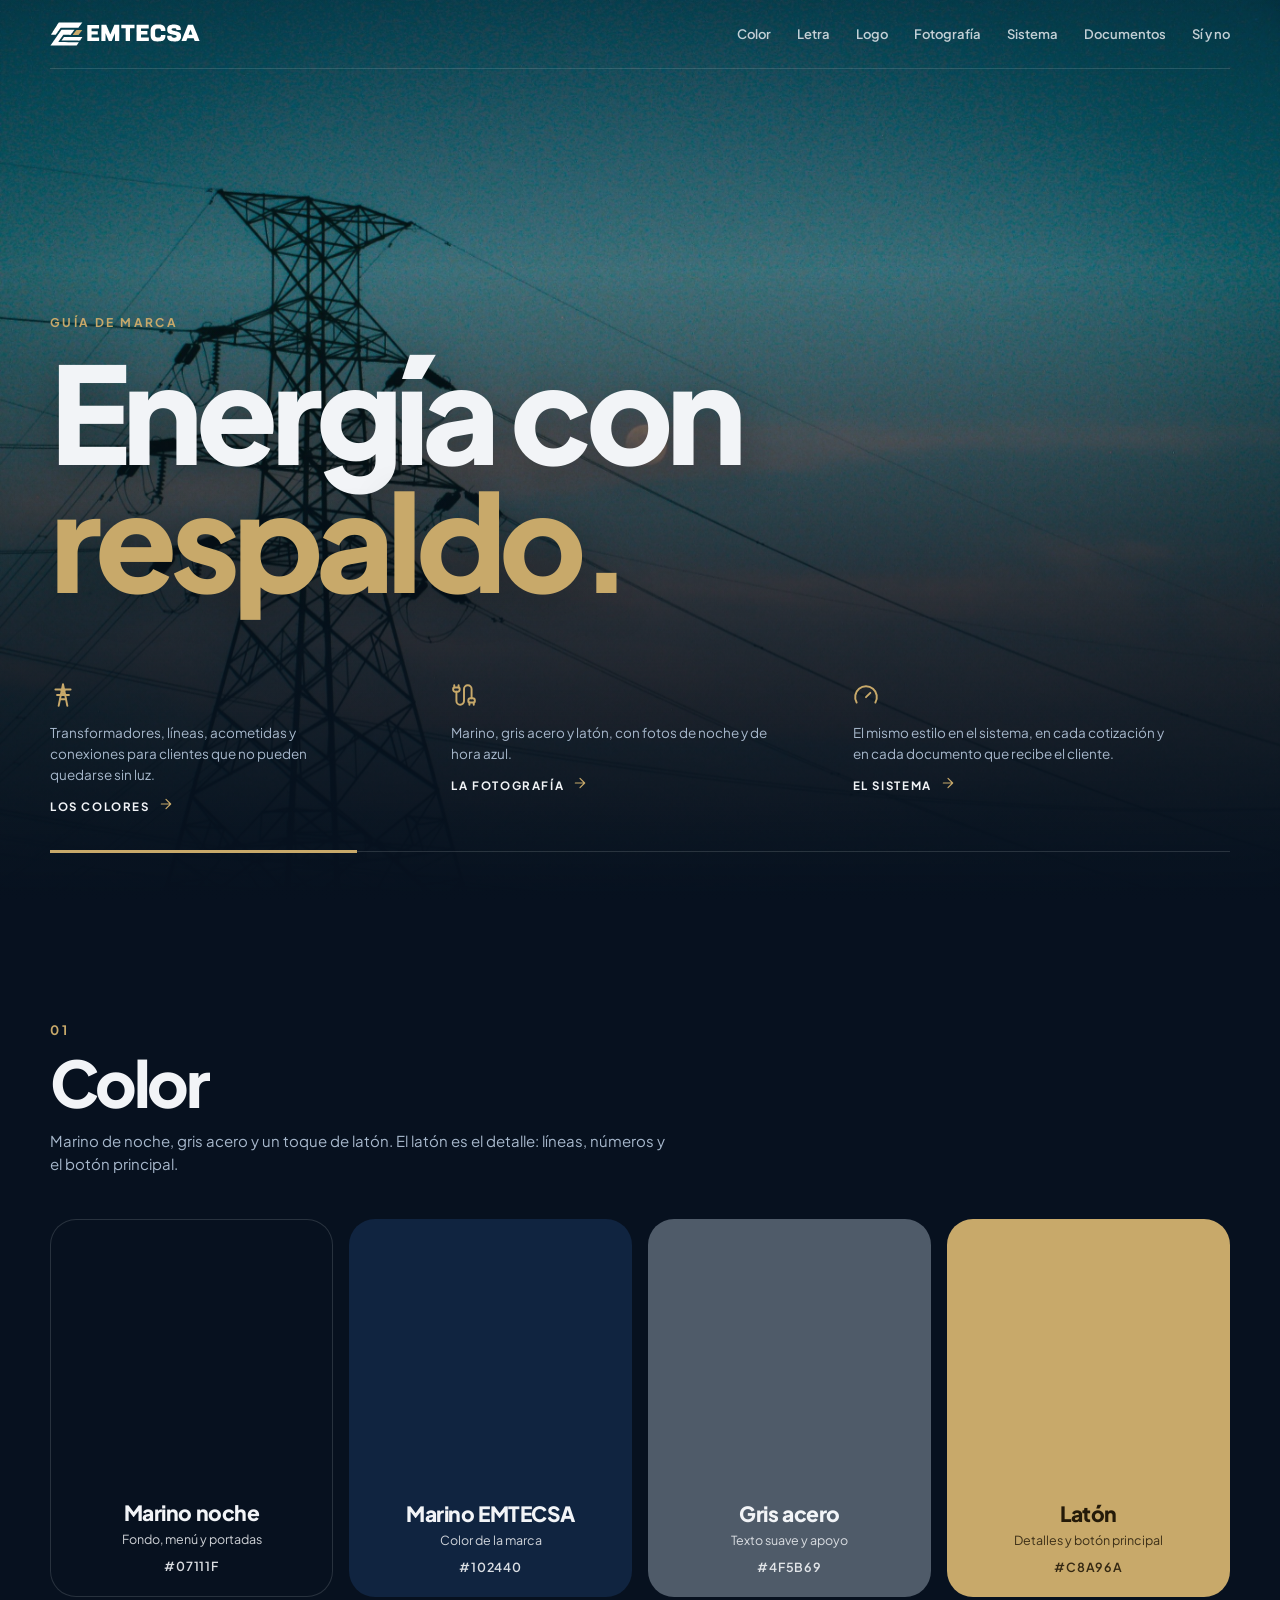
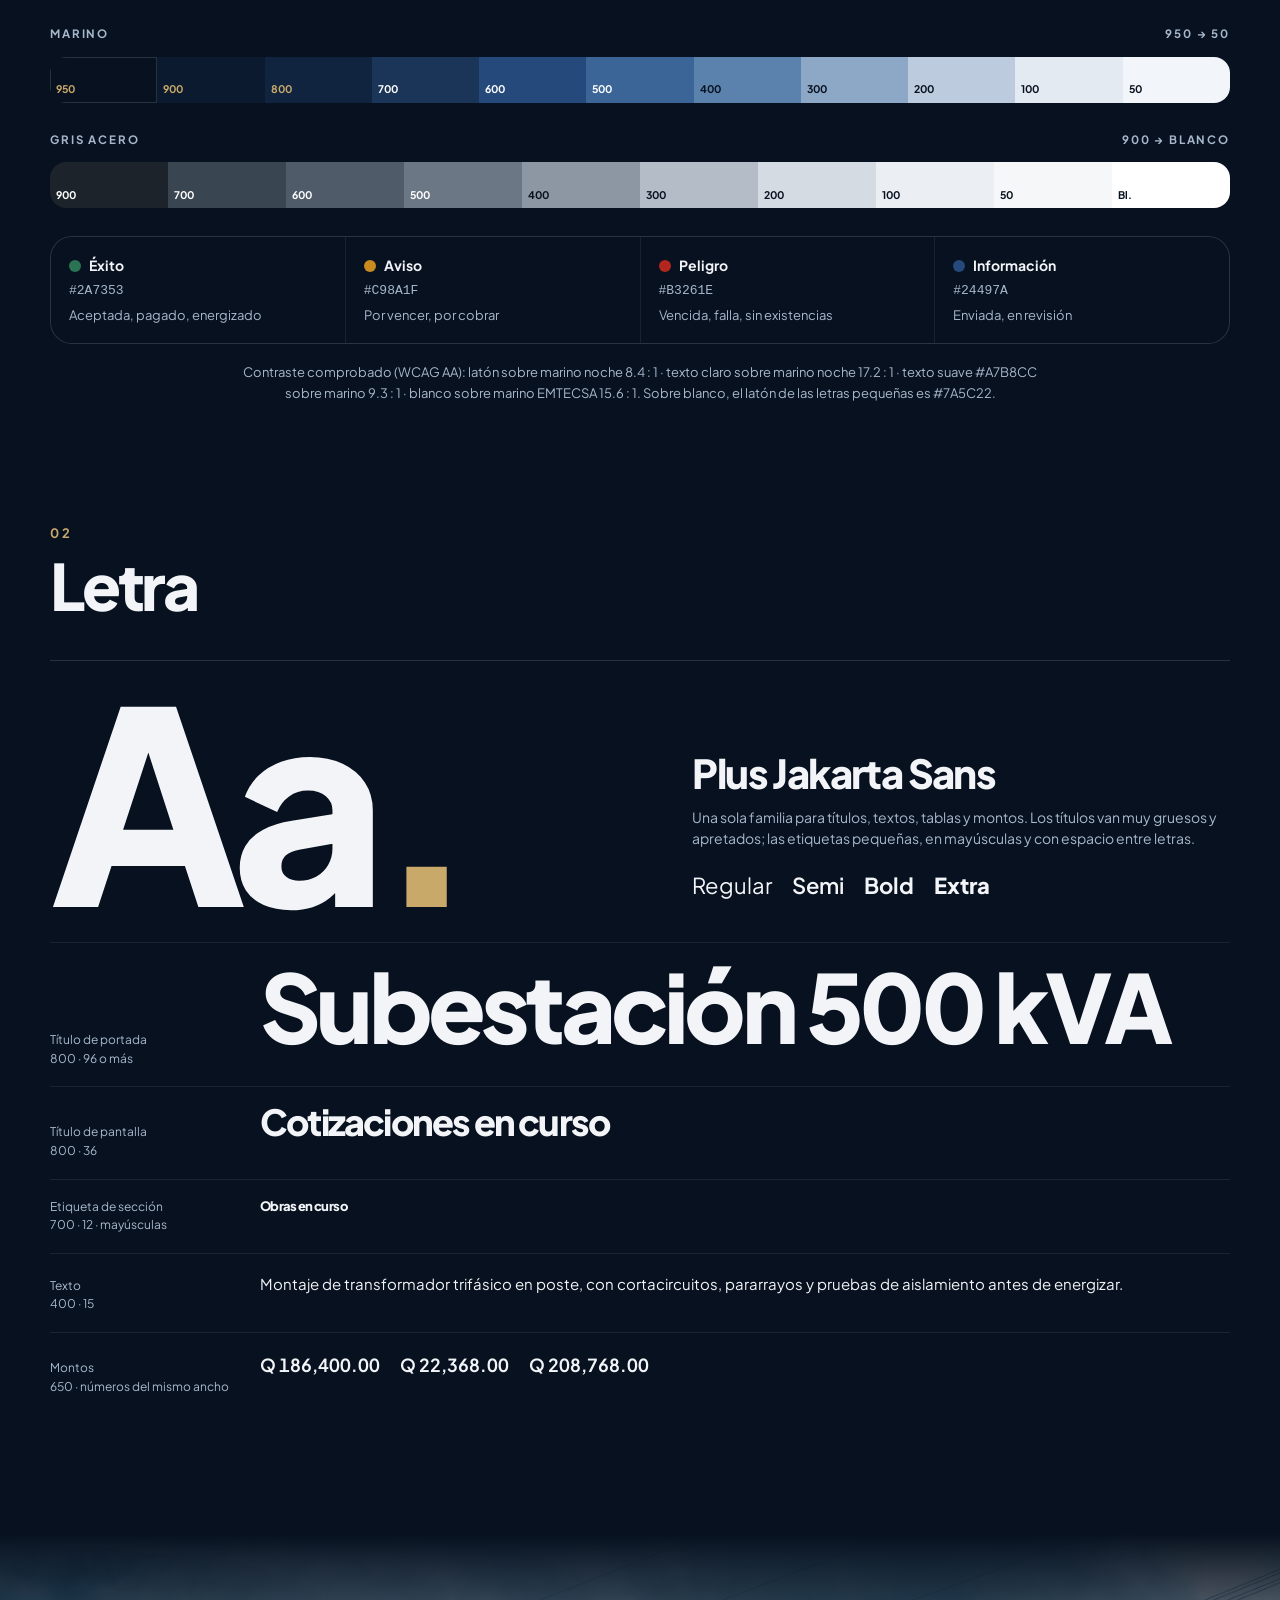
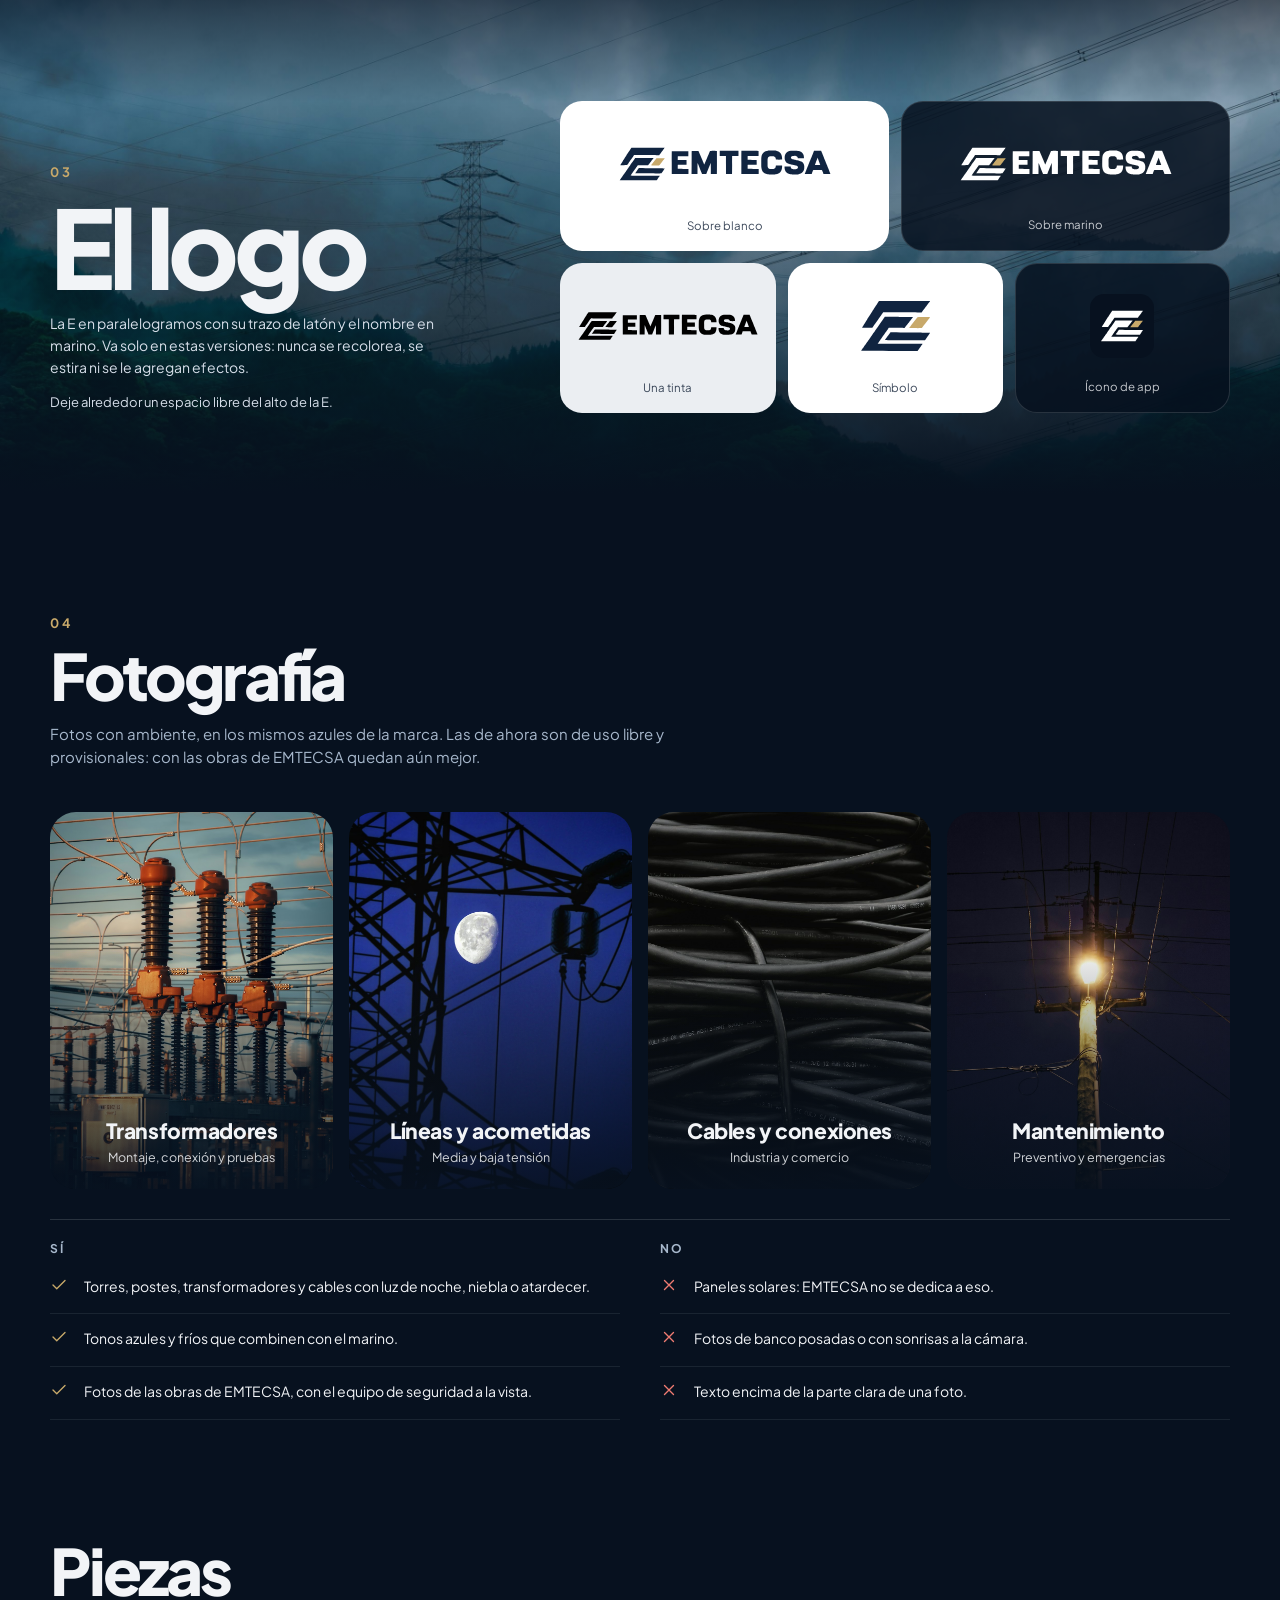
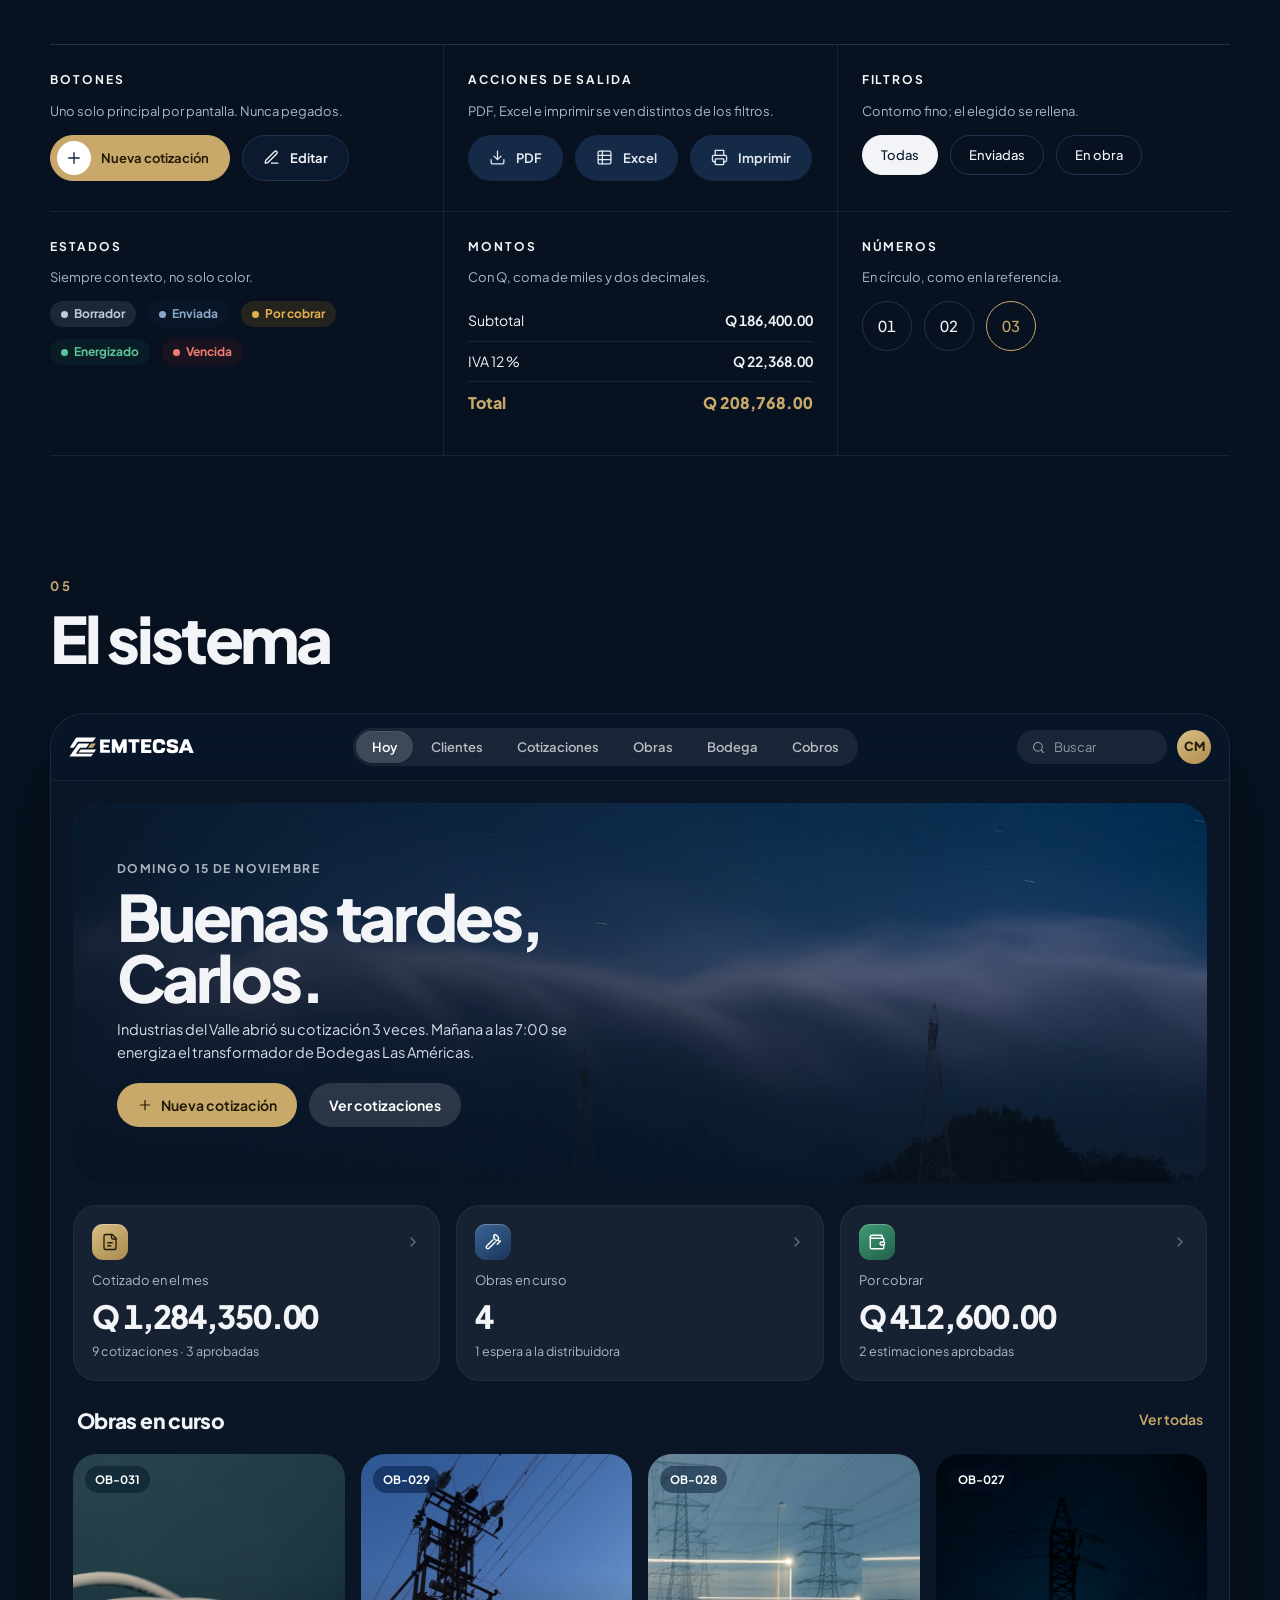
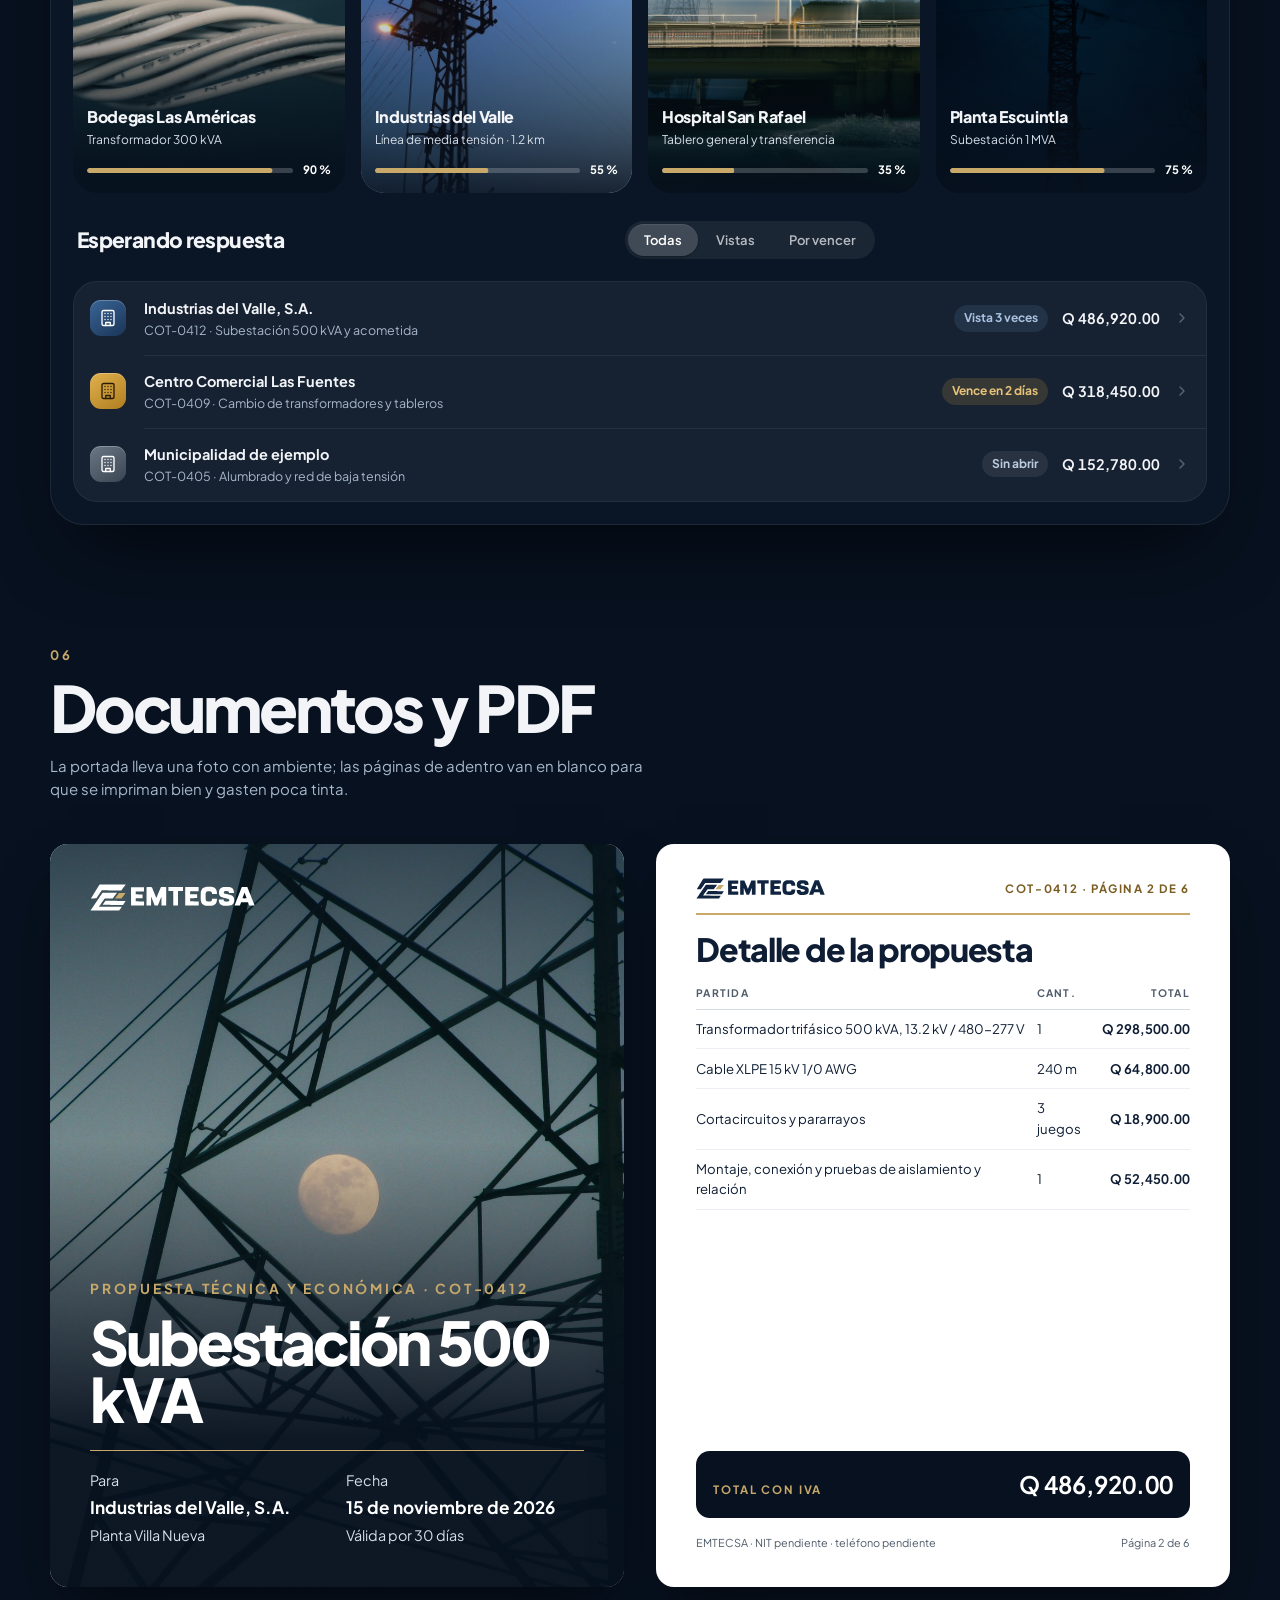
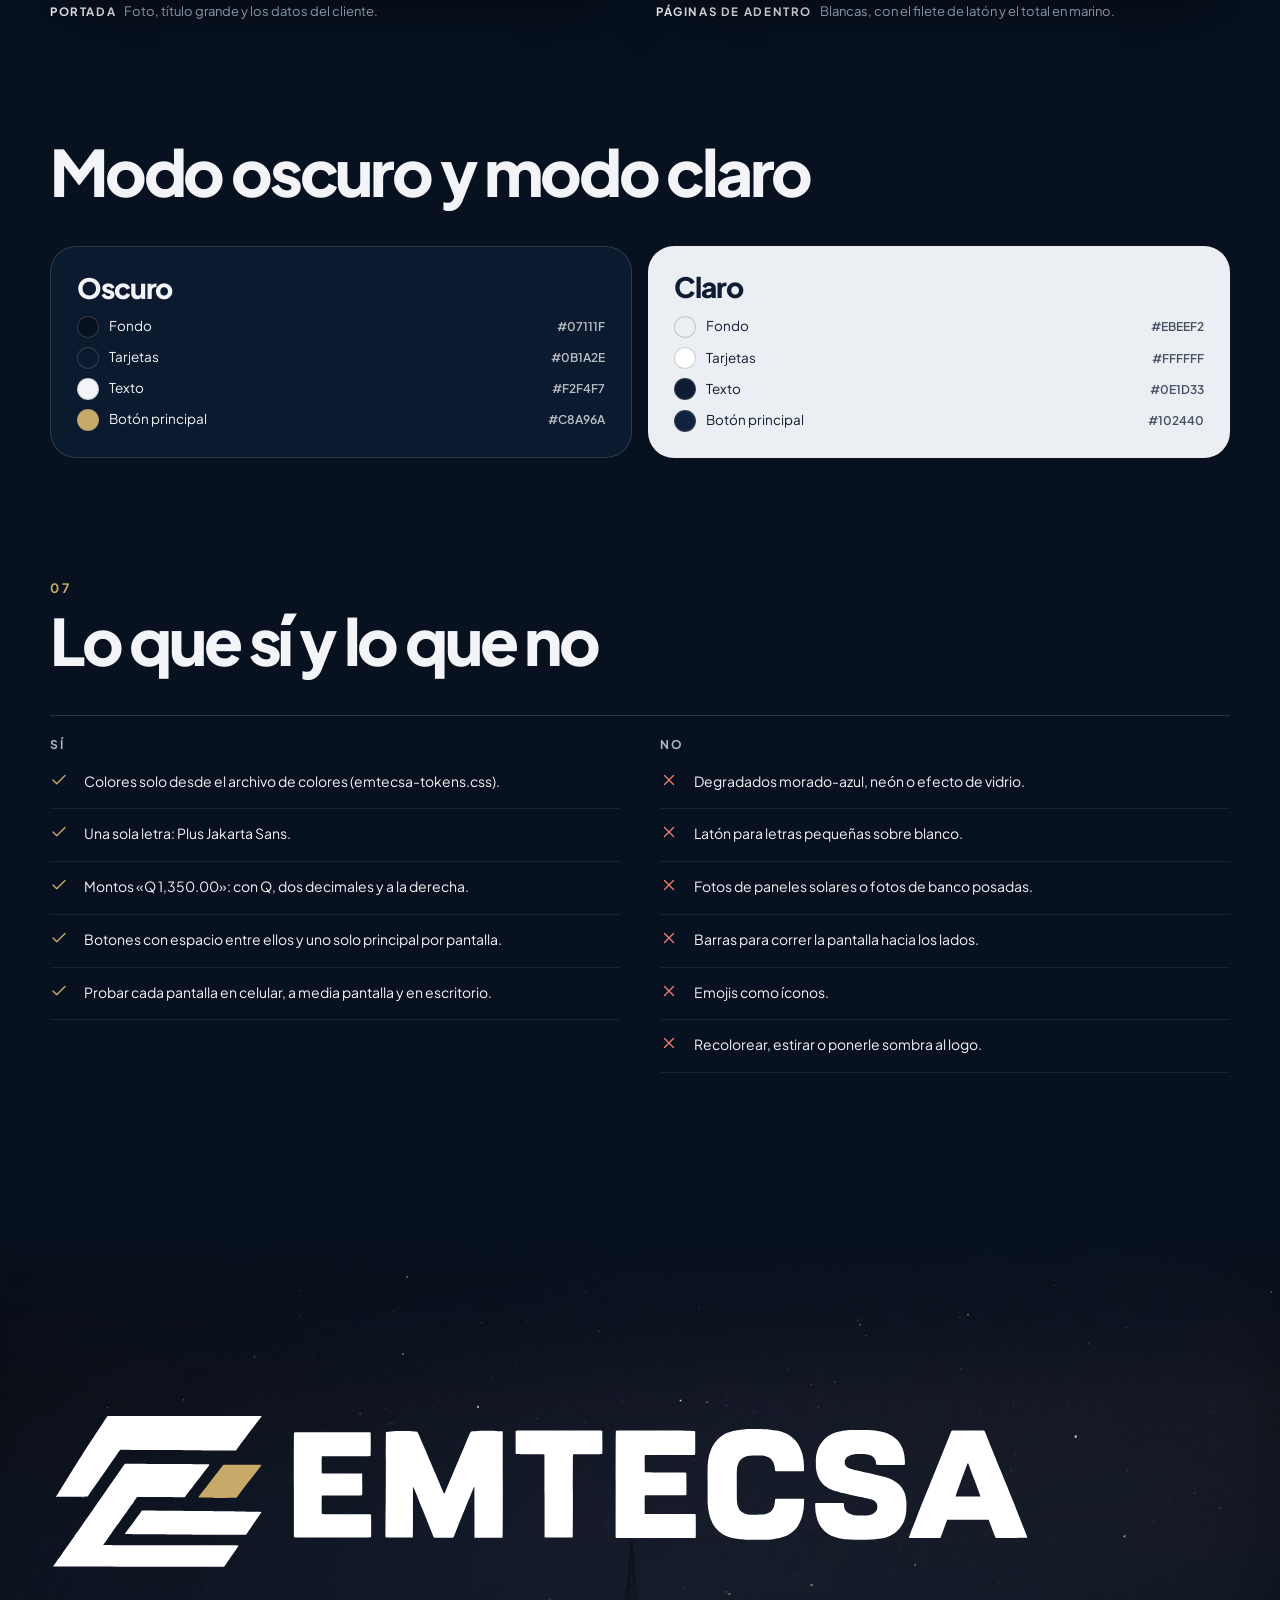
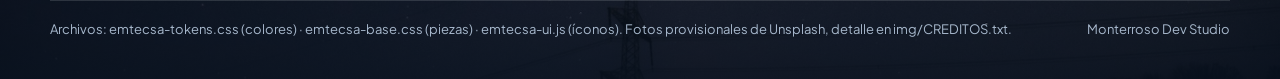
<file: index.html>
<!doctype html>
<html lang="es">
<head>
<meta charset="utf-8">
<meta name="viewport" content="width=device-width, initial-scale=1">
<title>EMTECSA · Guía de marca</title>
<meta name="description" content="Guía de marca de EMTECSA: colores, letra, logo, fotografía, piezas, cómo se ve el sistema y los documentos.">
<meta property="og:type" content="website">
<meta property="og:title" content="EMTECSA · Guía de marca">
<meta property="og:description" content="Energía con respaldo. Colores, letra, logo, fotografía y cómo se verán el sistema y los documentos.">
<meta property="og:image" content="https://studiomonterroso.com/EMTECSA/img/compartir.jpg">
<meta property="og:url" content="https://studiomonterroso.com/EMTECSA/">
<meta name="twitter:card" content="summary_large_image">
<link rel="icon" href="logo/emtecsa-icono.svg" type="image/svg+xml">
<link rel="canonical" href="https://studiomonterroso.com/EMTECSA/guia-de-marca.html">
<meta http-equiv="refresh" content="0; url=guia-de-marca.html">
<style>body { margin: 0; min-height: 100vh; display: grid; place-items: center; background: #07111F; font-family: "Segoe UI", sans-serif; } a { color: #C8A96A; }</style>
</head>
<body>
<a href="guia-de-marca.html">Abrir la guía de marca de EMTECSA</a>
<script>location.replace("guia-de-marca.html");</script>
</body>
</html>
</file>
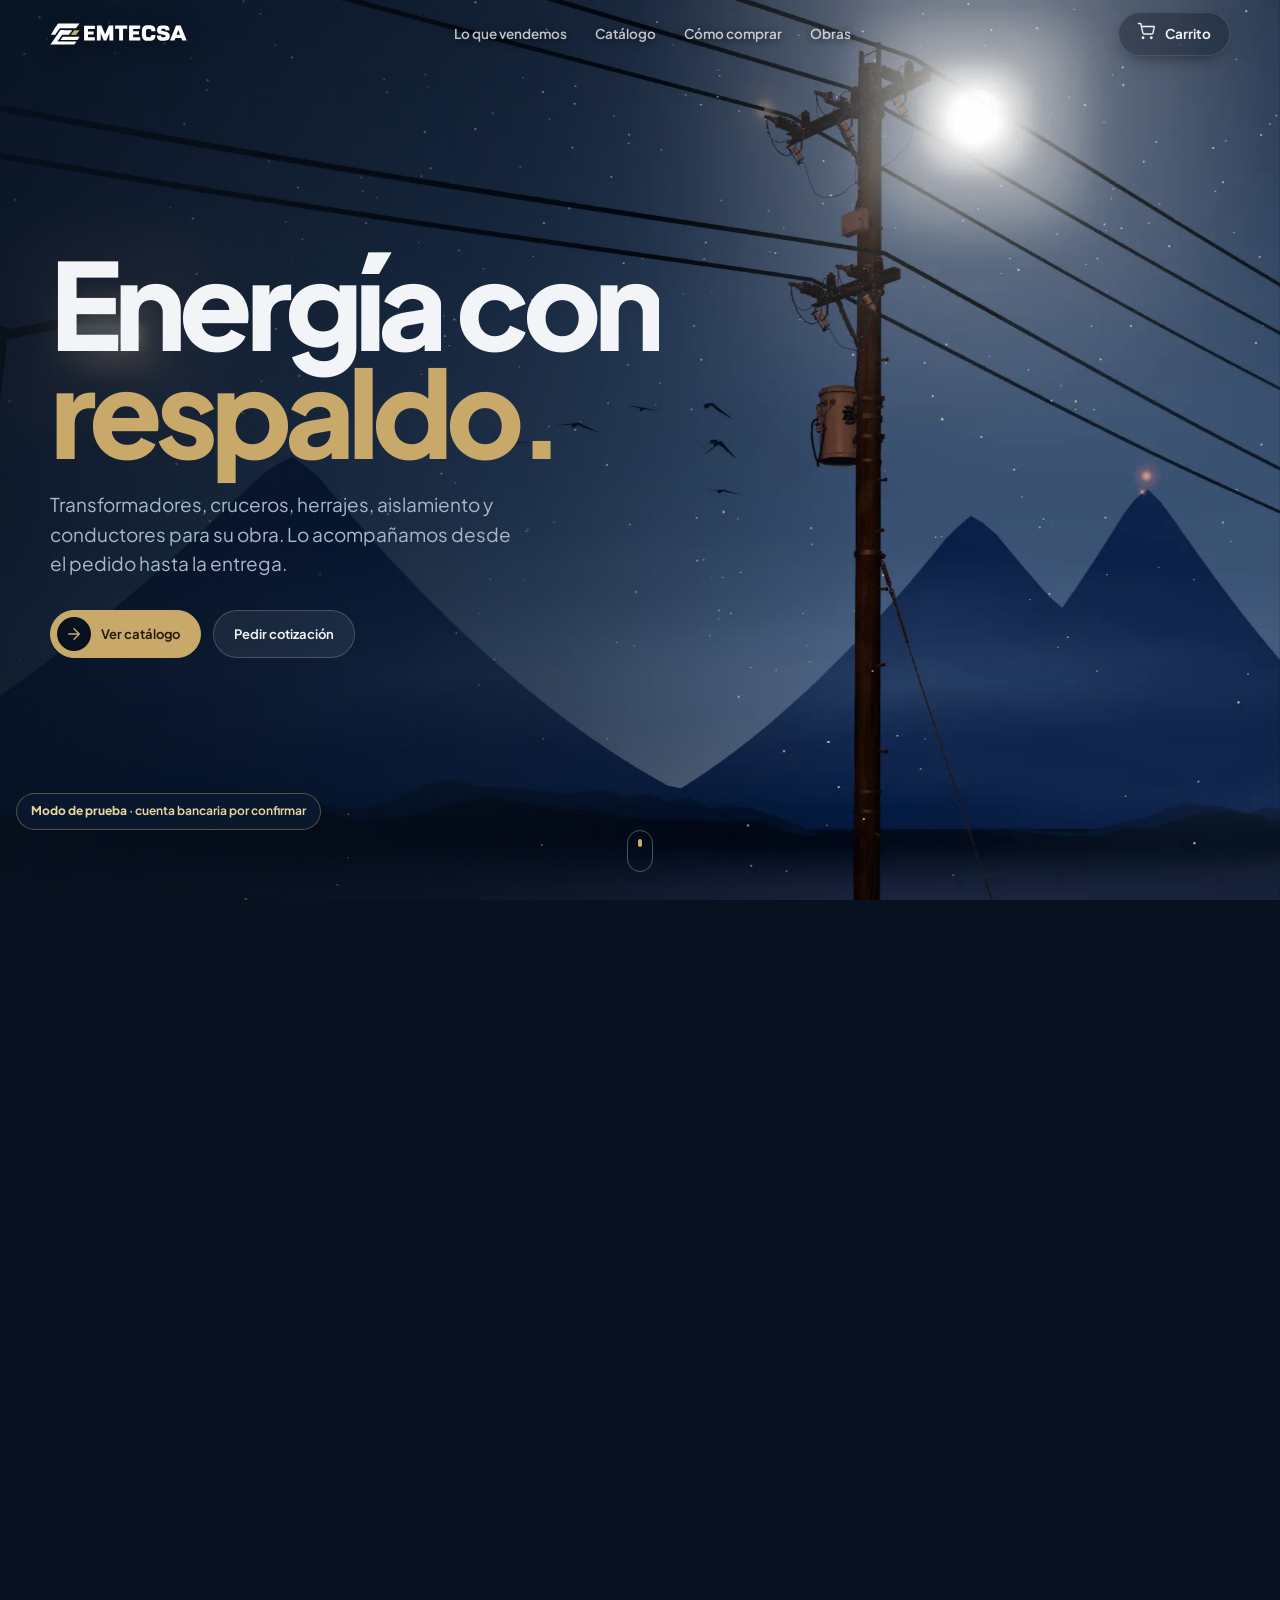
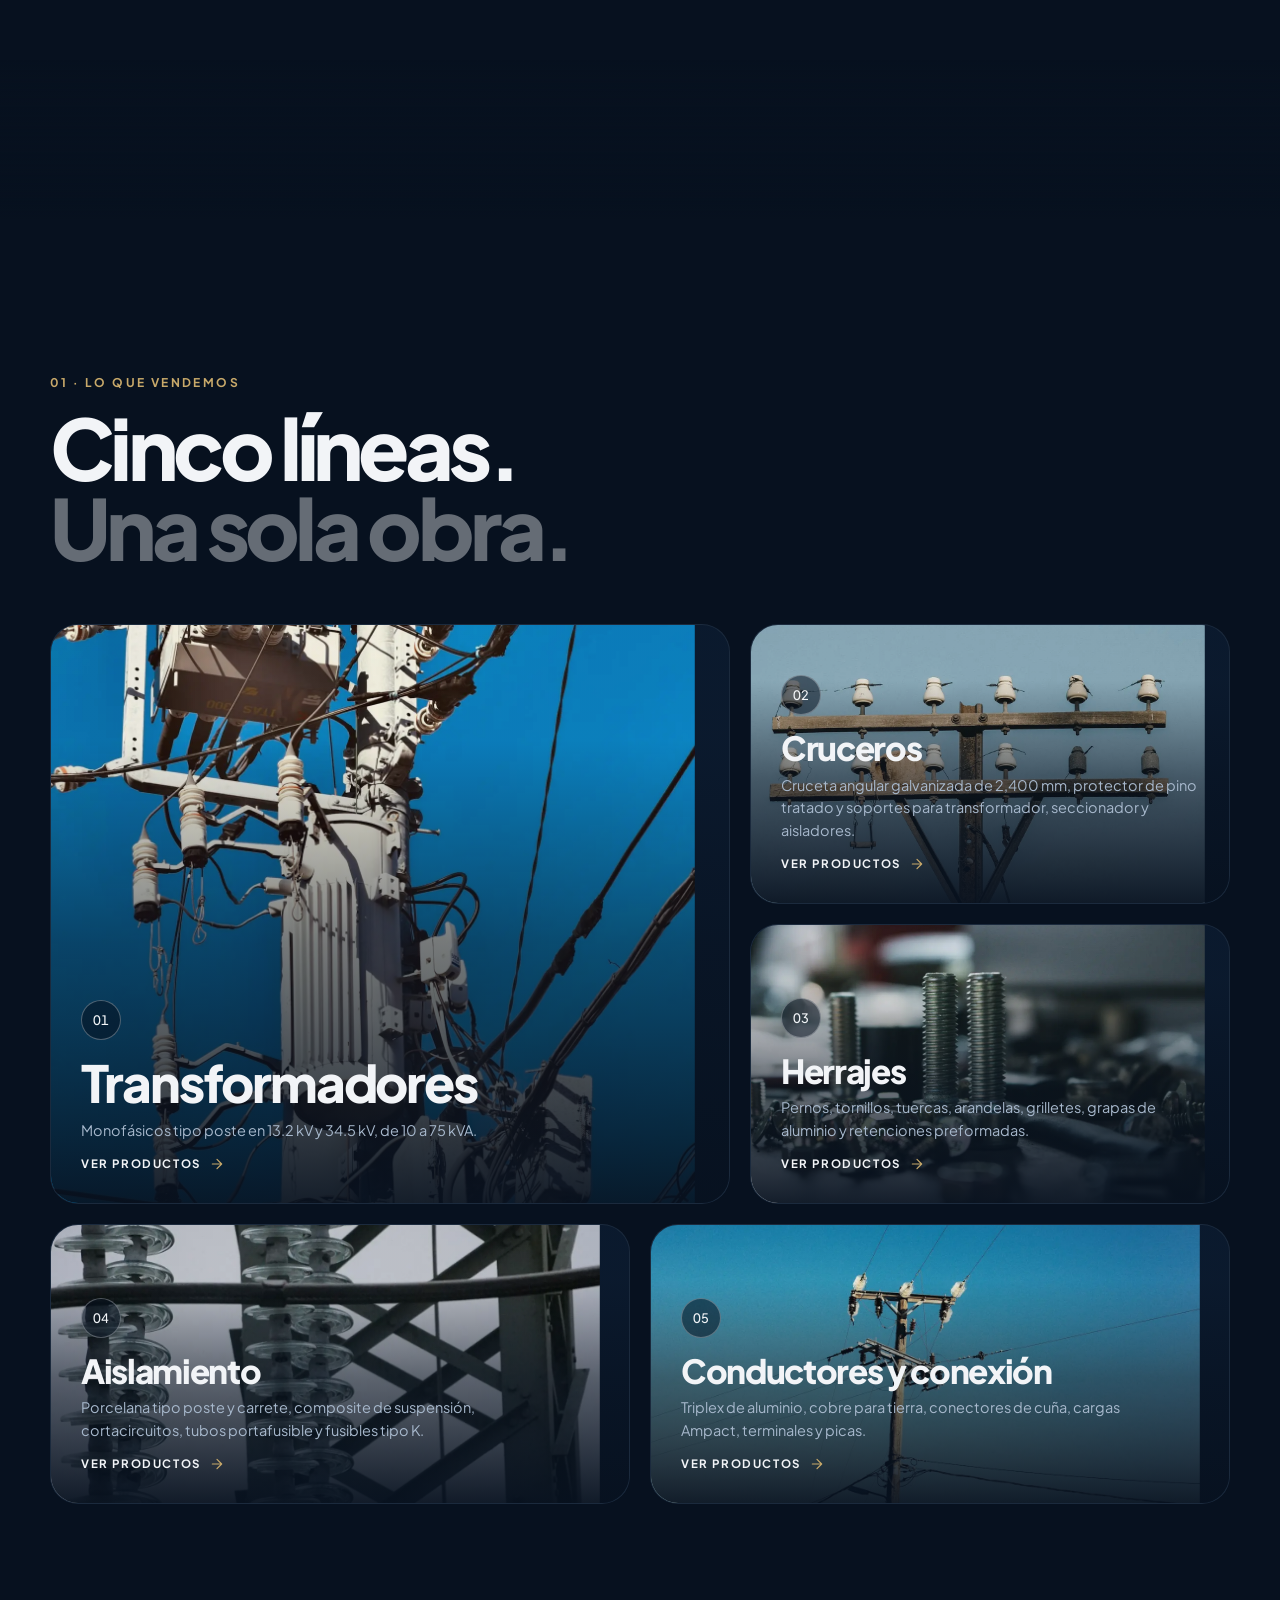
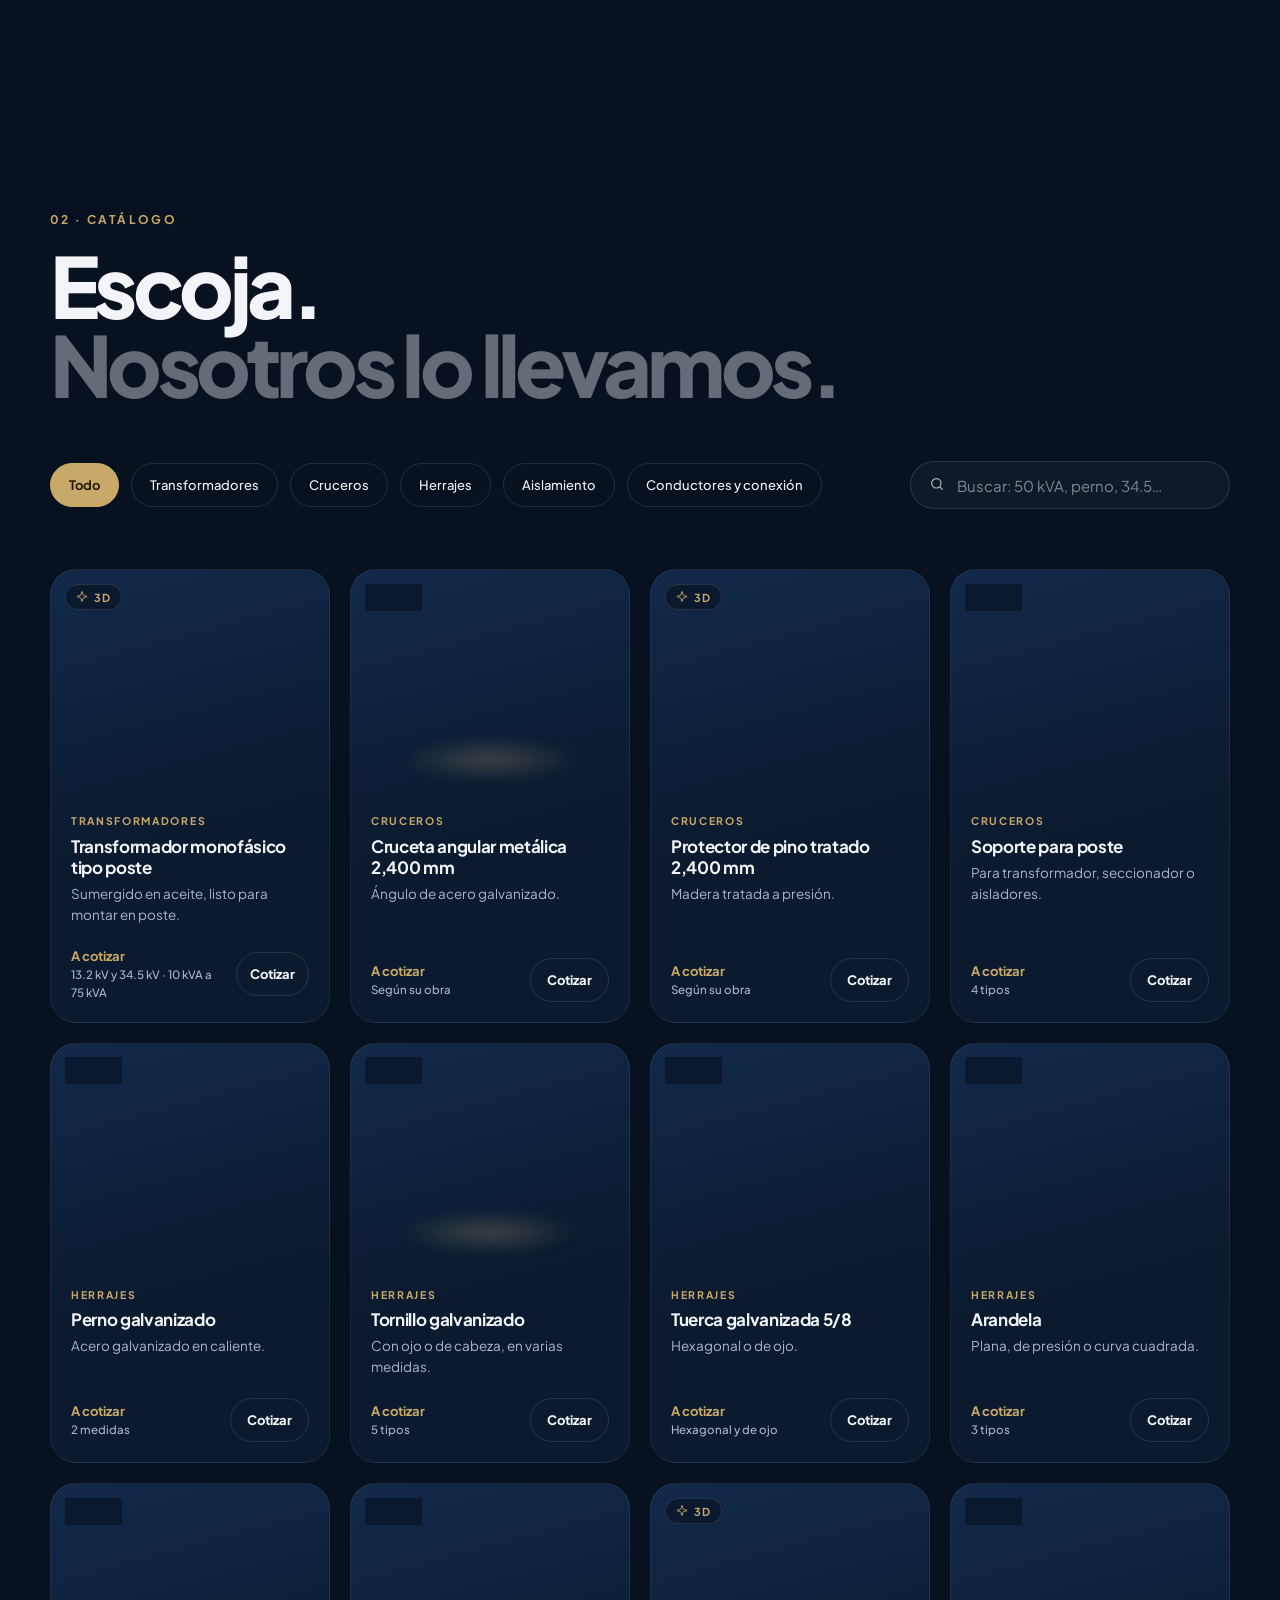
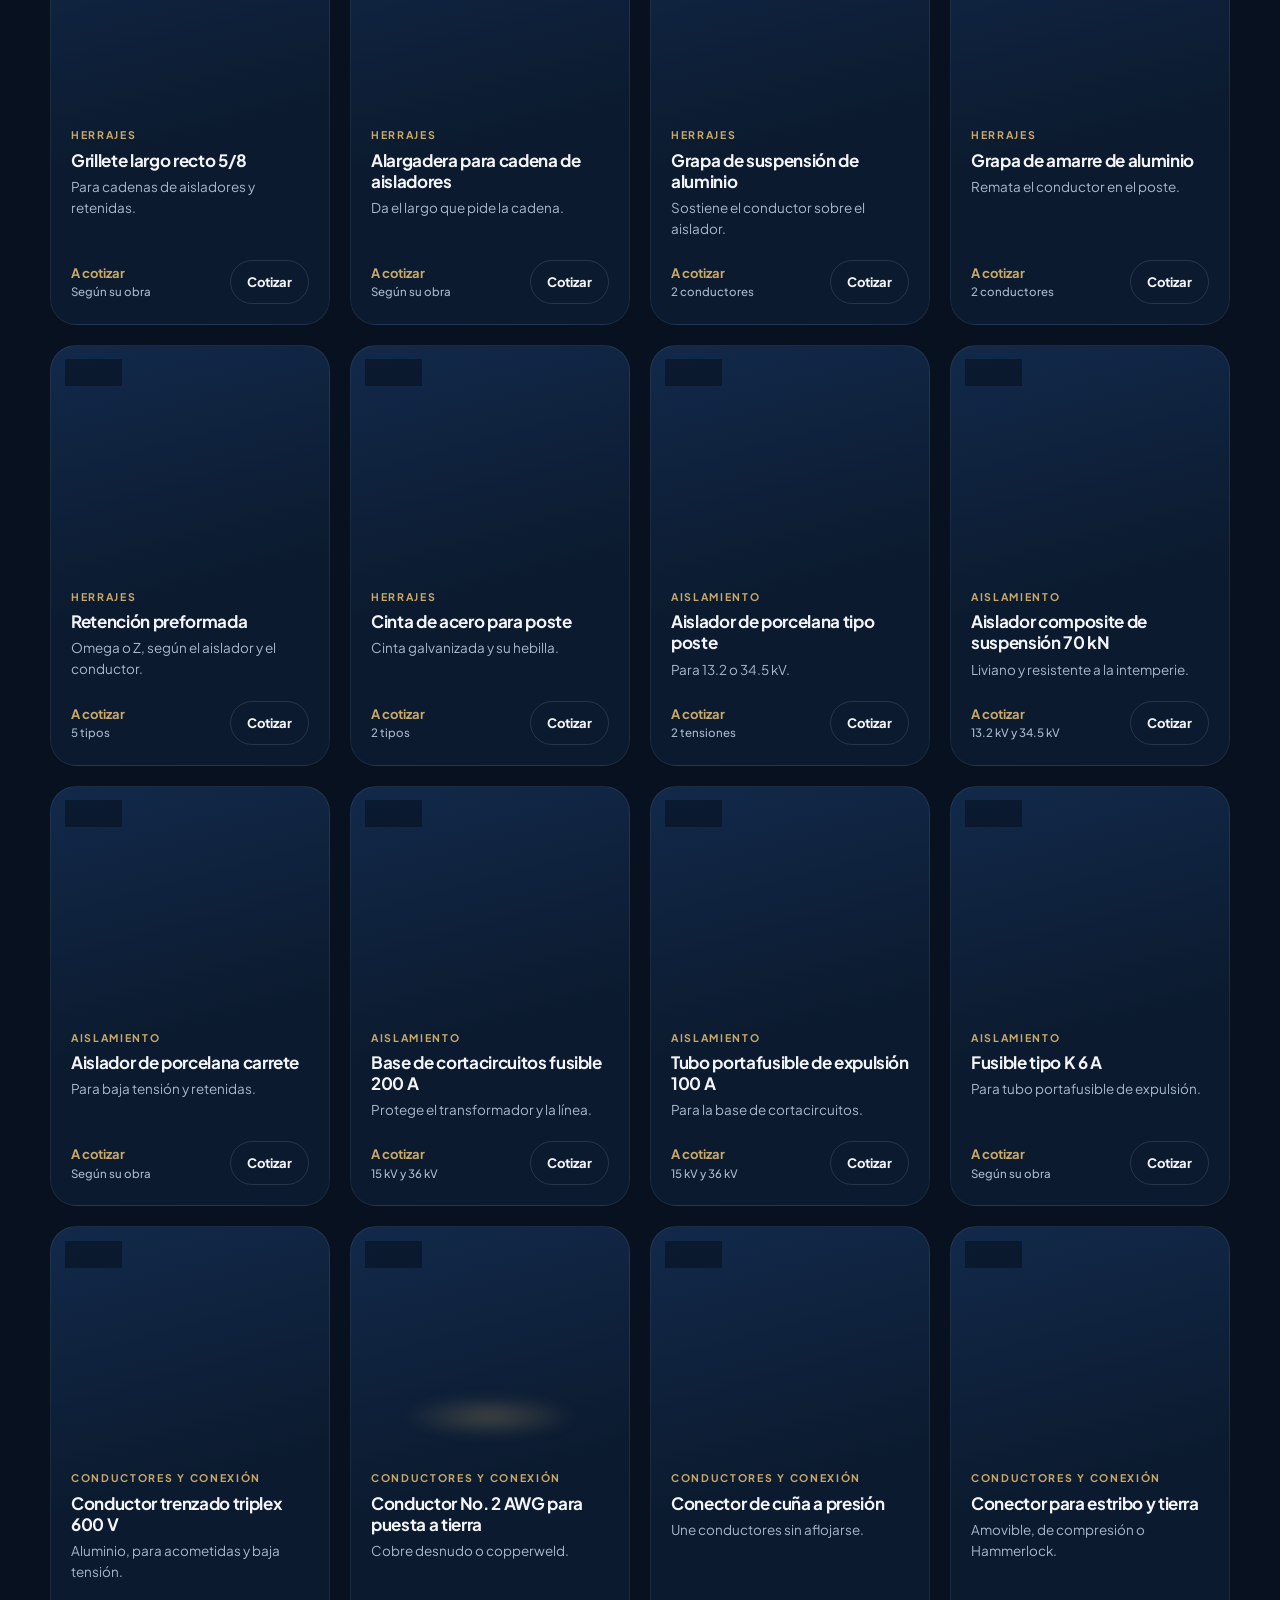
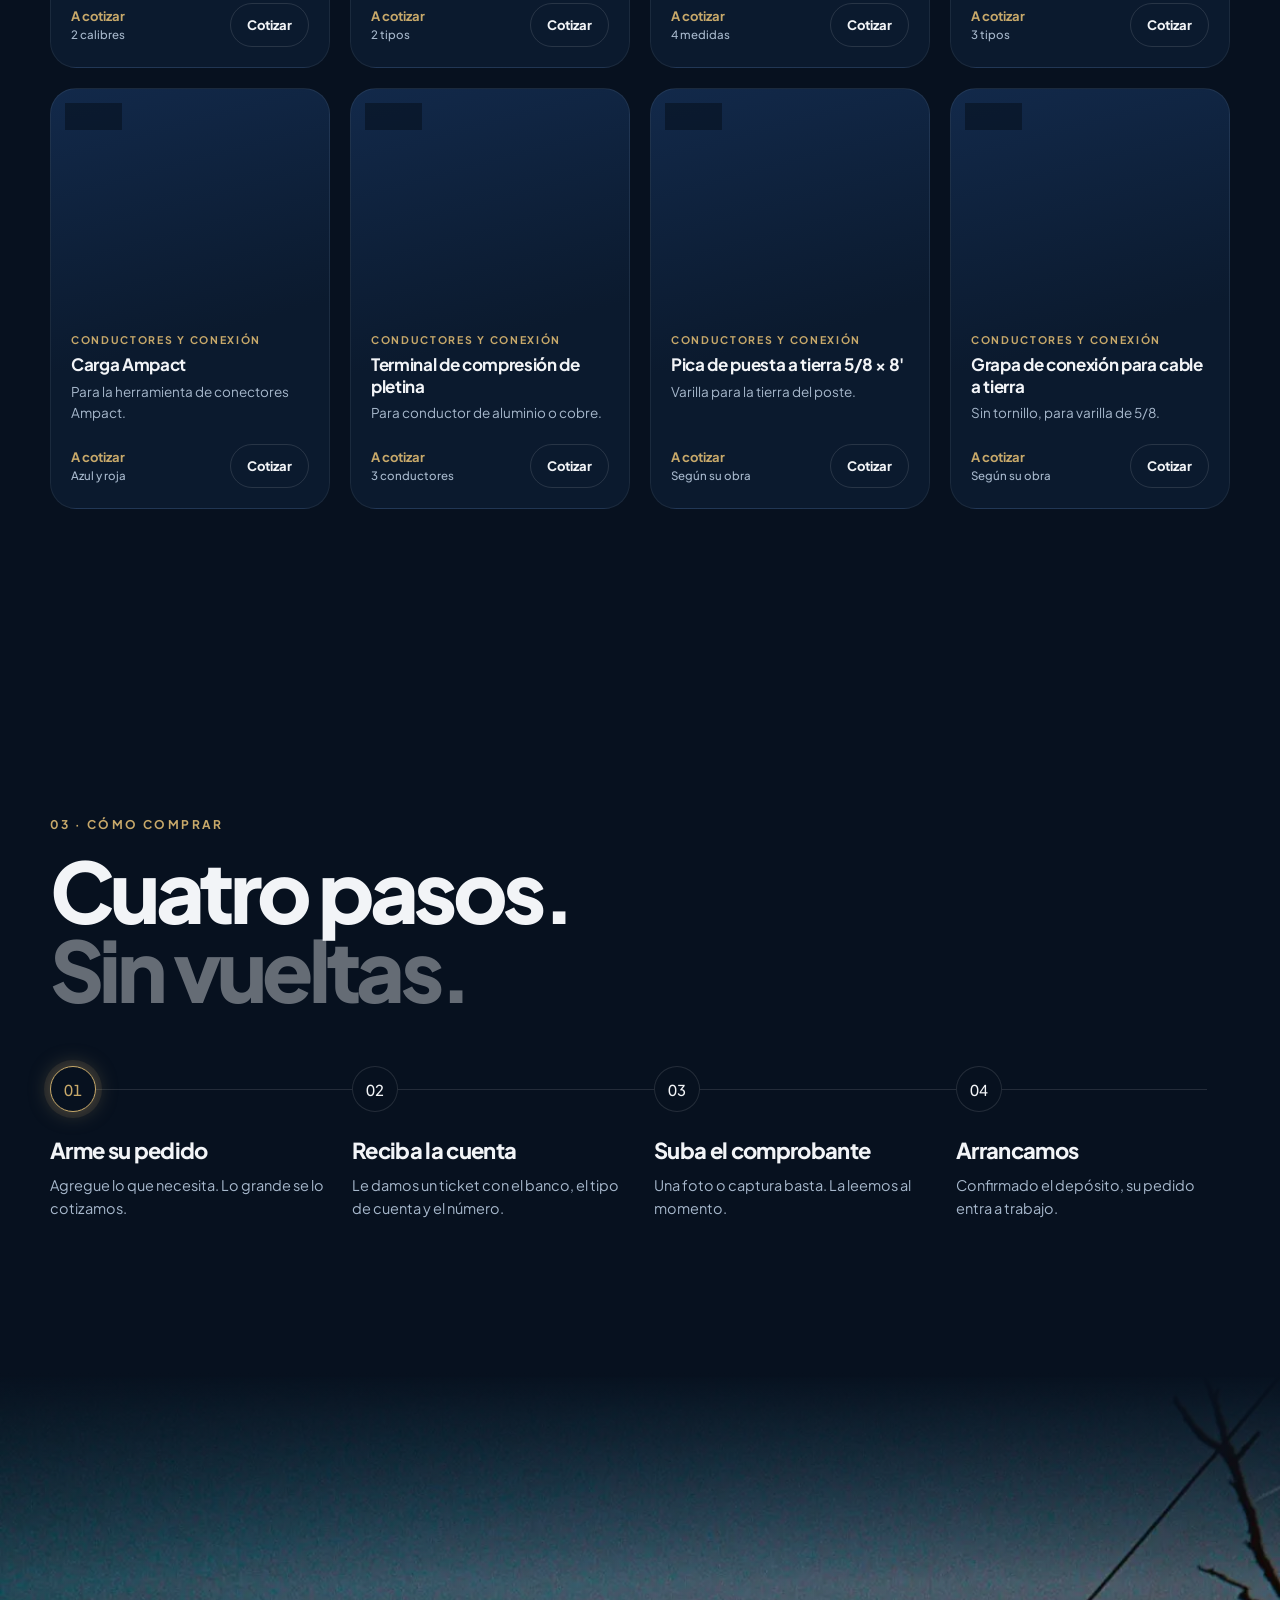
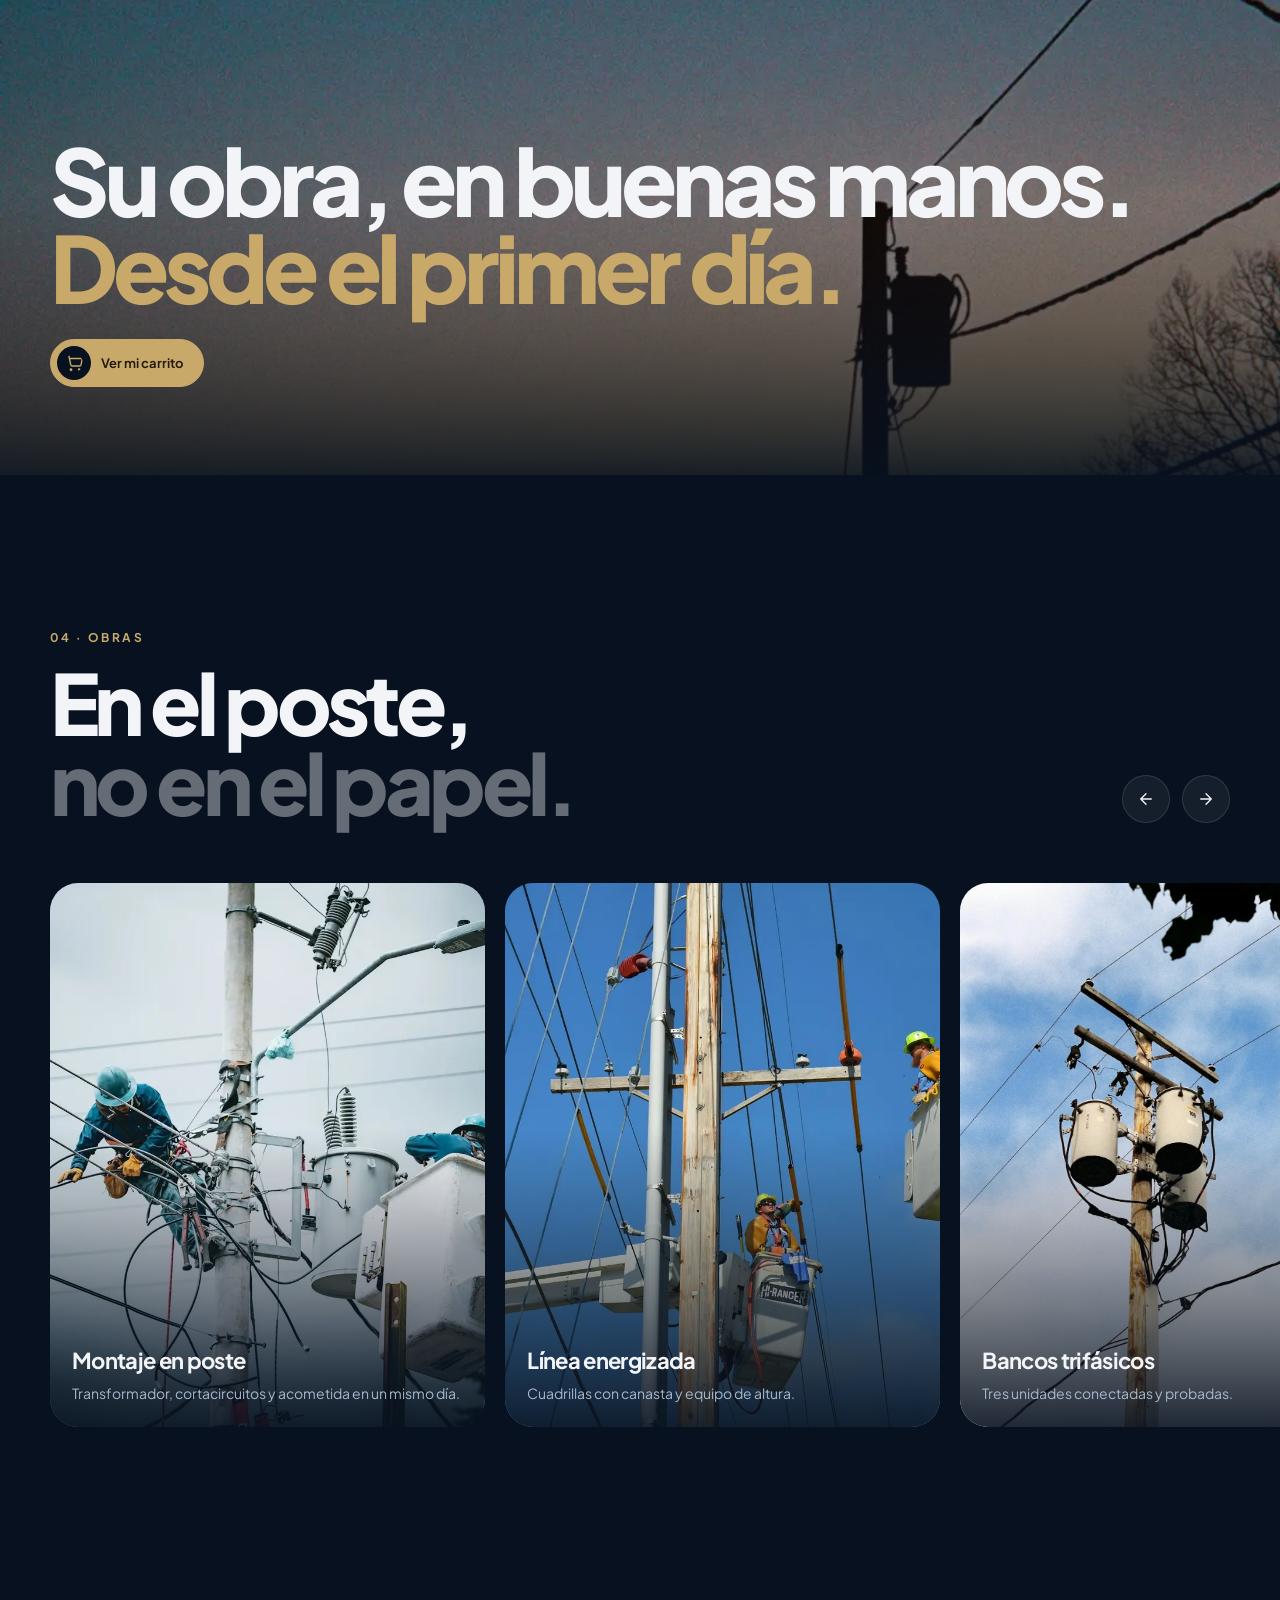
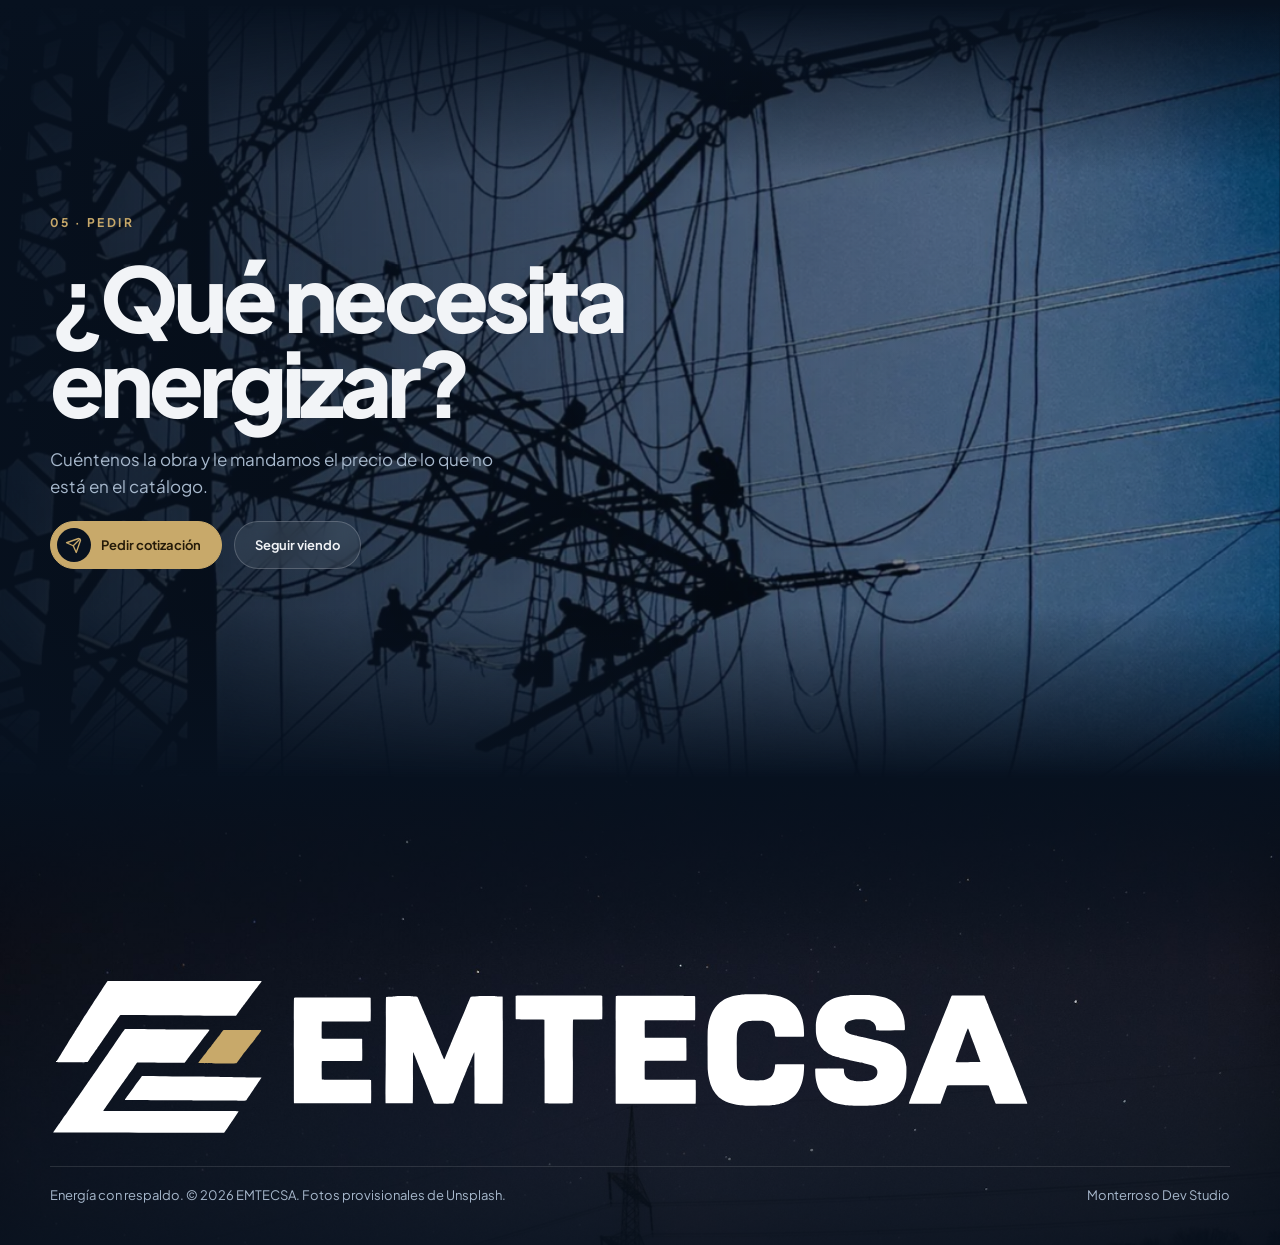
<file: catalogo/index.html>
<!doctype html>
<html lang="es" data-modo="oscuro" data-modo-fijo class="cargando">
<head>
<meta charset="utf-8">
<meta name="viewport" content="width=device-width, initial-scale=1, viewport-fit=cover">
<title>EMTECSA · Catálogo de media tensión</title>
<meta name="description" content="Transformadores, cruceros, herrajes, aislamiento y conductores para media tensión. Lo acompañamos desde el pedido hasta la entrega.">
<meta name="theme-color" content="#07111F">
<meta property="og:type" content="website">
<meta property="og:title" content="EMTECSA · Catálogo">
<meta property="og:description" content="Transformadores, cruceros, herrajes, aislamiento y conductores. Lo acompañamos desde el pedido hasta la entrega.">
<meta property="og:image" content="https://studiomonterroso.com/EMTECSA/img/compartir.jpg">
<meta name="twitter:card" content="summary_large_image">
<link rel="icon" href="../logo/emtecsa-icono.svg" type="image/svg+xml">
<link rel="apple-touch-icon" href="iconos/apple-180.png">
<link rel="preconnect" href="https://fonts.googleapis.com">
<link rel="preconnect" href="https://fonts.gstatic.com" crossorigin>
<link href="https://fonts.googleapis.com/css2?family=Plus+Jakarta+Sans:wght@400;500;600;700;800&display=swap" rel="stylesheet">
<style>html.cargando, html.cargando body { overflow: hidden; } .entrada { position: fixed; inset: 0; z-index: 200; display: grid; place-items: center; background: #07111F; transition: opacity 560ms cubic-bezier(0.23, 1, 0.32, 1), visibility 0s linear 560ms; } .entrada-logo { position: relative; width: clamp(297px, 59vw, 975px); opacity: 0; transition: opacity 260ms cubic-bezier(0.23, 1, 0.32, 1), transform 600ms cubic-bezier(0.23, 1, 0.32, 1); } .entrada-logo.visible { opacity: 1; } .entrada-logo img { display: block; width: 100%; height: auto; } .entrada-logo .base { opacity: 0.16; } .entrada-logo .lleno-marco { position: absolute; inset: 0; overflow: hidden; transform: translateX(-100%); will-change: transform; } .entrada-logo .lleno { transform: translateX(100%); will-change: transform; } .entrada.fuera { opacity: 0; visibility: hidden; }</style>
<link rel="preload" href="../logo/emtecsa-logo-blanco.svg" as="image" type="image/svg+xml" fetchpriority="high">
<link rel="preload" href="img/portada-alta.webp" as="image" type="image/webp" media="(max-aspect-ratio: 85/100)" fetchpriority="high">
<link rel="preload" href="img/portada-ancha.webp" as="image" type="image/webp" media="(min-aspect-ratio: 85/100)" fetchpriority="high">
<link rel="preload" href="modelos/postes.glb" as="fetch" crossorigin="anonymous" fetchpriority="low">
<link rel="modulepreload" href="escena.js" fetchpriority="low">
<link rel="modulepreload" href="modelos.js" fetchpriority="low">
<link rel="modulepreload" href="vendor/three.module.min.js" fetchpriority="low">
<link rel="modulepreload" href="vendor/RoomEnvironment.js" fetchpriority="low">
<link rel="modulepreload" href="vendor/jsm/libs/meshopt_decoder.module.js" fetchpriority="low">
<link rel="modulepreload" href="vendor/jsm/loaders/GLTFLoader.js" fetchpriority="low">
<link rel="modulepreload" href="vendor/jsm/utils/BufferGeometryUtils.js" fetchpriority="low">
<link rel="modulepreload" href="vendor/jsm/postprocessing/EffectComposer.js" fetchpriority="low">
<link rel="modulepreload" href="vendor/jsm/postprocessing/Pass.js" fetchpriority="low">
<link rel="modulepreload" href="vendor/jsm/postprocessing/MaskPass.js" fetchpriority="low">
<link rel="modulepreload" href="vendor/jsm/postprocessing/ShaderPass.js" fetchpriority="low">
<link rel="modulepreload" href="vendor/jsm/postprocessing/RenderPass.js" fetchpriority="low">
<link rel="modulepreload" href="vendor/jsm/postprocessing/UnrealBloomPass.js" fetchpriority="low">
<link rel="modulepreload" href="vendor/jsm/postprocessing/OutputPass.js" fetchpriority="low">
<link rel="modulepreload" href="vendor/jsm/shaders/CopyShader.js" fetchpriority="low">
<link rel="modulepreload" href="vendor/jsm/shaders/LuminosityHighPassShader.js" fetchpriority="low">
<link rel="modulepreload" href="vendor/jsm/shaders/OutputShader.js" fetchpriority="low">
<link rel="modulepreload" href="vendor/jsm/objects/Reflector.js" fetchpriority="low">
<link rel="modulepreload" href="vendor/jsm/lines/Line2.js" fetchpriority="low">
<link rel="modulepreload" href="vendor/jsm/lines/LineSegments2.js" fetchpriority="low">
<link rel="modulepreload" href="vendor/jsm/lines/LineMaterial.js" fetchpriority="low">
<link rel="modulepreload" href="vendor/jsm/lines/LineGeometry.js" fetchpriority="low">
<link rel="modulepreload" href="vendor/jsm/lines/LineSegmentsGeometry.js" fetchpriority="low">
<link rel="stylesheet" href="../emtecsa-tokens.css">
<link rel="stylesheet" href="../emtecsa-base.css">
<link rel="stylesheet" href="catalogo.css">
<script type="importmap">{ "imports": { "three": "./vendor/three.module.min.js" } }</script>
<script src="../emtecsa-ui.js"></script>
<script src="../emtecsa-geo.js"></script>
<script src="../sistema/js/config.js"></script>
<script src="../emtecsa-errores.js" data-origen="catalogo" data-version="2026-11-18-6"></script>
<script src="datos.js"></script>
<script src="almacen.js"></script>
<script src="vendor/lenis.min.js"></script>
<script src="comprobante.js" defer></script>
<script src="catalogo.js" defer></script>
</head>
<body>
<div class="entrada" id="entrada" aria-hidden="true"><div class="entrada-logo"><img class="base" src="../logo/emtecsa-logo-blanco.svg" alt="" width="1720" height="276"><div class="lleno-marco"><img class="lleno" src="../logo/emtecsa-logo-blanco.svg" alt="" width="1720" height="276"></div></div></div>
<script>
(function () {
  if ("scrollRestoration" in history) history.scrollRestoration = "manual";
  scrollTo(0, 0);
  var m = document.querySelector("#entrada .lleno-marco"), l = document.querySelector("#entrada .lleno"), caja = document.querySelector("#entrada .entrada-logo"), img = document.querySelector("#entrada .base");
  if (!m || !m.animate) return;
  var quieto = matchMedia("(prefers-reduced-motion: reduce)").matches;
  var listo;
  window.__entrada = { listo: new Promise(function (r) { listo = r; }) };
  var empezado = false;
  function empezar() {
    if (empezado) return;
    empezado = true;
    requestAnimationFrame(function () { requestAnimationFrame(function () {
      caja.classList.add("visible");
      var o = { duration: quieto ? 200 : 1150, delay: quieto ? 0 : 260, easing: "cubic-bezier(0.45, 0, 0.2, 1)", fill: "forwards" };
      var a = m.animate([{ transform: "translateX(-100%)" }, { transform: "translateX(0)" }], o);
      l.animate([{ transform: "translateX(100%)" }, { transform: "translateX(0)" }], o);
      a.finished.then(listo, listo);
    }); });
  }
  if (img.complete && img.naturalWidth) empezar();
  else { img.addEventListener("load", empezar); img.addEventListener("error", empezar); }
  setTimeout(empezar, 2500);
})();
</script>
<a class="saltar" href="#productos">Ir al catálogo</a>
<div class="cinta-prueba" id="cinta-prueba" hidden><b>Modo de prueba</b><span> · cuenta bancaria por confirmar</span></div>

<header class="barra" id="barra">
  <div class="ancho barra-in">
    <div class="marca-fila"><a class="logo" href="#inicio" aria-label="EMTECSA, inicio"><img src="../logo/emtecsa-logo-blanco.svg" alt="EMTECSA" width="138" height="22"></a></div>
    <nav class="menu" aria-label="Secciones">
      <a href="#lineas">Lo que vendemos</a>
      <a href="#productos">Catálogo</a>
      <a href="#comprar">Cómo comprar</a>
      <a href="#obras">Obras</a>
    </nav>
    <button class="carrito-btn" id="abrir-carrito" type="button" aria-label="Abrir el carrito">
      <span data-i="cart" data-w="18"></span><span class="carrito-txt">Carrito</span><span class="burbuja" id="burbuja" hidden>0</span>
    </button>
  </div>
</header>

<nav class="indice" aria-label="Índice del catálogo">
  <a href="#lineas" data-ind="lineas" title="Lo que vendemos">01</a><a href="#productos" data-ind="productos" title="Catálogo">02</a><a href="#comprar" data-ind="comprar" title="Cómo comprar">03</a><a href="#obras" data-ind="obras" title="Obras">04</a><a href="#pedir" data-ind="pedir" title="Pedir">05</a>
</nav>
<div class="ind-movil fuera" role="navigation" aria-label="Sección actual">
  <button type="button" data-ind-ir="-1" aria-label="Sección anterior"><span data-i="arrow" data-w="16" style="display:grid;transform:scaleX(-1)"></span></button>
  <span class="ind-txt" aria-live="polite"><b data-ind-n>01</b> / 05<span data-ind-nombre>Lo que vendemos</span></span>
  <button type="button" data-ind-ir="1" aria-label="Sección siguiente"><span data-i="arrow" data-w="16" style="display:grid"></span></button>
</div>

<main>
  <section class="heroe" id="inicio" aria-labelledby="t-heroe">
   <div class="heroe-pegado">
    <div class="heroe-fotos" aria-hidden="true"><picture class="heroe-foto" data-k="0"><source srcset="img/portada-alta.webp" media="(max-aspect-ratio: 85/100)"><img src="img/portada-ancha.webp" alt="" fetchpriority="high" decoding="async"></picture><picture class="heroe-foto" data-k="1"><source data-srcset="img/portada-alta-1.webp" media="(max-aspect-ratio: 85/100)"><img data-src="img/portada-ancha-1.webp" alt="" decoding="async"></picture><picture class="heroe-foto" data-k="2"><source data-srcset="img/portada-alta-2.webp" media="(max-aspect-ratio: 85/100)"><img data-src="img/portada-ancha-2.webp" alt="" decoding="async"></picture><picture class="heroe-foto" data-k="3"><source data-srcset="img/portada-alta-3.webp" media="(max-aspect-ratio: 85/100)"><img data-src="img/portada-ancha-3.webp" alt="" decoding="async"></picture></div>
    <canvas class="heroe-lienzo" id="lienzo-heroe" aria-hidden="true"></canvas>
    <div class="heroe-velo" aria-hidden="true"></div>
    <div class="ancho heroe-cap" data-cap="1"><span class="eti">Transformadores</span><p class="cap-t">De 10 a 75 kVA,<br>listos para el poste.</p><p class="cap-s">Monofásicos en 13.2 kV y 34.5 kV.</p></div>
    <div class="ancho heroe-cap" data-cap="2"><span class="eti">Herrajes y aislamiento</span><p class="cap-t">Lo que sostiene la línea,<br><span class="laton">también lo tenemos.</span></p><p class="cap-s">Crucetas, aisladores, cortacircuitos y tornillería.</p></div>
    <div class="ancho heroe-cap" data-cap="3"><span class="eti">De punta a punta</span><p class="cap-t">Hasta donde<br><span class="laton">llegue su obra.</span></p><a class="e-btn e-btn-p" href="#productos" data-i="arrow">Ver catálogo</a></div>
    <div class="ancho heroe-in">
      <h1 class="heroe-t" id="t-heroe"><span class="palabra"><span>Energía</span></span> <span class="palabra"><span>con</span></span> <span class="palabra"><span class="laton">respaldo.</span></span></h1>
      <p class="heroe-sub aparece" style="--d:4">Transformadores, cruceros, herrajes, aislamiento y conductores para su obra. Lo acompañamos desde el pedido hasta la entrega.</p>
      <div class="e-fila heroe-acc aparece" style="--d:5">
        <a class="e-btn e-btn-p" href="#productos" data-i="arrow">Ver catálogo</a>
        <button class="e-btn btn-vidrio" type="button" data-cotizar>Pedir cotización</button>
      </div>
    </div>
    <a class="bajar" href="#lineas" aria-label="Bajar a lo que vendemos"><i></i></a>
   </div>
  </section>


  <section class="s" id="lineas" aria-labelledby="t-lineas" data-seccion>
    <div class="ancho">
      <div class="s-cab revela"><span class="eti">01 · Lo que vendemos</span><h2 class="sec-t" id="t-lineas">Cinco líneas.<br><span class="tenue">Una sola obra.</span></h2></div>
      <div class="lineas" id="lineas-lista"></div>
    </div>
  </section>

  <section class="s" id="productos" aria-labelledby="t-productos" data-seccion>
    <div class="ancho">
      <div class="s-cab revela"><span class="eti">02 · Catálogo</span><h2 class="sec-t" id="t-productos">Escoja.<br><span class="tenue">Nosotros lo llevamos.</span></h2></div>
      <div class="filtros revela">
        <div class="e-chips" id="chips" role="group" aria-label="Filtrar por línea"></div>
        <label class="buscar"><span data-i="search" data-w="16"></span><span class="sr">Buscar en el catálogo</span><input id="buscar" type="search" placeholder="Buscar: 50 kVA, perno, 34.5…" autocomplete="off"></label>
      </div>
      <p class="nota-iva revela" id="nota-iva"></p>
      <div class="productos" id="productos-lista" aria-live="polite"></div>
      <p class="vacio" id="sin-resultados" hidden>No encontramos eso. Pruebe con otra palabra o <button type="button" class="enlace" data-cotizar>pídalo en una cotización</button>.</p>
    </div>
  </section>

  <section class="s comprar" id="comprar" aria-labelledby="t-comprar" data-seccion>
    <div class="ancho">
      <div class="s-cab revela"><span class="eti">03 · Cómo comprar</span><h2 class="sec-t" id="t-comprar">Cuatro pasos.<br><span class="tenue">Sin vueltas.</span></h2></div>
      <ol class="pasos" id="pasos">
        <li class="paso revela" style="--d:0"><span class="num-c">01</span><h3>Arme su pedido</h3><p>Agregue lo que necesita. Lo grande se lo cotizamos.</p></li>
        <li class="paso revela" style="--d:1"><span class="num-c">02</span><h3>Reciba la cuenta</h3><p>Le damos un ticket con el banco, el tipo de cuenta y el número.</p></li>
        <li class="paso revela" style="--d:2"><span class="num-c">03</span><h3>Suba el comprobante</h3><p>Una foto o captura basta. La leemos al momento.</p></li>
        <li class="paso revela" style="--d:3"><span class="num-c">04</span><h3>Arrancamos</h3><p>Confirmado el depósito, su pedido entra a trabajo.</p></li>
      </ol>
    </div>
  </section>

  <section class="banda" aria-labelledby="t-banda">
    <img class="banda-foto" src="img/poste-atardecer.webp" alt="" loading="lazy" decoding="async">
    <div class="ancho banda-in revela">
      <h2 class="banda-t" id="t-banda">Su obra, en buenas manos.<br><span class="laton">Desde el primer día.</span></h2>
      <button class="e-btn e-btn-p" type="button" data-abrir-carrito data-i="cart">Ver mi carrito</button>
    </div>
  </section>

  <section class="s" id="obras" aria-labelledby="t-obras" data-seccion>
    <div class="ancho">
      <div class="s-cab revela fila-cab"><div><span class="eti">04 · Obras</span><h2 class="sec-t" id="t-obras">En el poste,<br><span class="tenue">no en el papel.</span></h2></div>
        <div class="e-fila flechas"><button class="e-btn redondo" type="button" id="obras-ant" aria-label="Obra anterior" data-i="arrow"></button><button class="e-btn redondo" type="button" id="obras-sig" aria-label="Obra siguiente" data-i="arrow"></button></div></div>
    </div>
    <div class="obras" id="obras-lista" tabindex="0" aria-label="Galería de obras"></div>
  </section>

  <section class="final" id="pedir" aria-labelledby="t-final" data-seccion>
    <img class="final-foto" src="img/torre-trabajadores.webp" alt="" loading="lazy" decoding="async">
    <div class="ancho final-in revela">
      <span class="eti">05 · Pedir</span>
      <h2 class="final-t" id="t-final">¿Qué necesita energizar?</h2>
      <p>Cuéntenos la obra y le mandamos el precio de lo que no está en el catálogo.</p>
      <div class="e-fila"><button class="e-btn e-btn-p" type="button" data-cotizar data-i="send">Pedir cotización</button><a class="e-btn btn-vidrio" href="#productos">Seguir viendo</a></div>
    </div>
  </section>
</main>

<footer class="cierre">
  <img class="cierre-foto" src="../img/cierre-noche.jpg" alt="" loading="lazy" decoding="async">
  <div class="ancho">
    <p class="cierre-logo revela"><img src="../logo/emtecsa-logo-blanco.svg" alt="EMTECSA" loading="lazy"></p>
    <div class="pie-datos" id="pie-datos"></div>
    <p class="cierre-pie"><span>Energía con respaldo. © <span id="anio"></span> EMTECSA. Fotos provisionales de Unsplash.</span><span>Monterroso Dev Studio</span></p>
  </div>
</footer>

<div class="velo" id="velo" hidden></div>

<aside class="carrito claro" id="carrito" role="dialog" aria-modal="true" aria-labelledby="carrito-t" hidden>
  <div class="carrito-cab">
    <div class="cab-titulo"><span class="eti" id="carrito-paso">Paso 1 de 4</span><h2 id="carrito-t">Su carrito</h2></div>
    <ol class="etapas" id="etapas" aria-hidden="true"><li><span>Carrito</span></li><li><span>Datos</span></li><li><span>Pago</span></li><li><span>Comprobante</span></li><i id="etapas-luz"></i><b class="etapas-pulso" id="etapas-pulso"></b></ol>
    <button class="e-btn redondo" type="button" data-cerrar aria-label="Cerrar el carrito" data-i="x"></button>
  </div>
  <div class="carrito-zona">
    <div class="carrito-cuerpo" id="carrito-cuerpo" data-lenis-prevent></div>
    <div class="carrito-der" data-lenis-prevent>
      <div class="resumen" id="carrito-resumen"></div>
      <div class="carrito-pie" id="carrito-pie"></div>
    </div>
  </div>
</aside>

<div class="ficha" id="ficha" role="dialog" aria-modal="true" aria-labelledby="ficha-t" hidden>
  <div class="ficha-caja">
    <button class="e-btn redondo ficha-cerrar" type="button" data-cerrar-ficha aria-label="Cerrar la ficha" data-i="x"></button>
    <div class="ficha-visor" id="ficha-visor"><span class="visor-ayuda"><span data-i="spark" data-w="14"></span><span class="ayuda-txt">Arrastre para girar · pellizque para acercar</span></span><button class="e-btn btn-vidrio visor-piezas" type="button" id="ver-piezas" hidden data-i="layers">Ver piezas</button></div>
    <div class="ficha-info" id="ficha-info" data-lenis-prevent></div>
  </div>
</div>

<div class="avisos" id="avisos" aria-live="polite"></div>
</body>
</html>
</file>
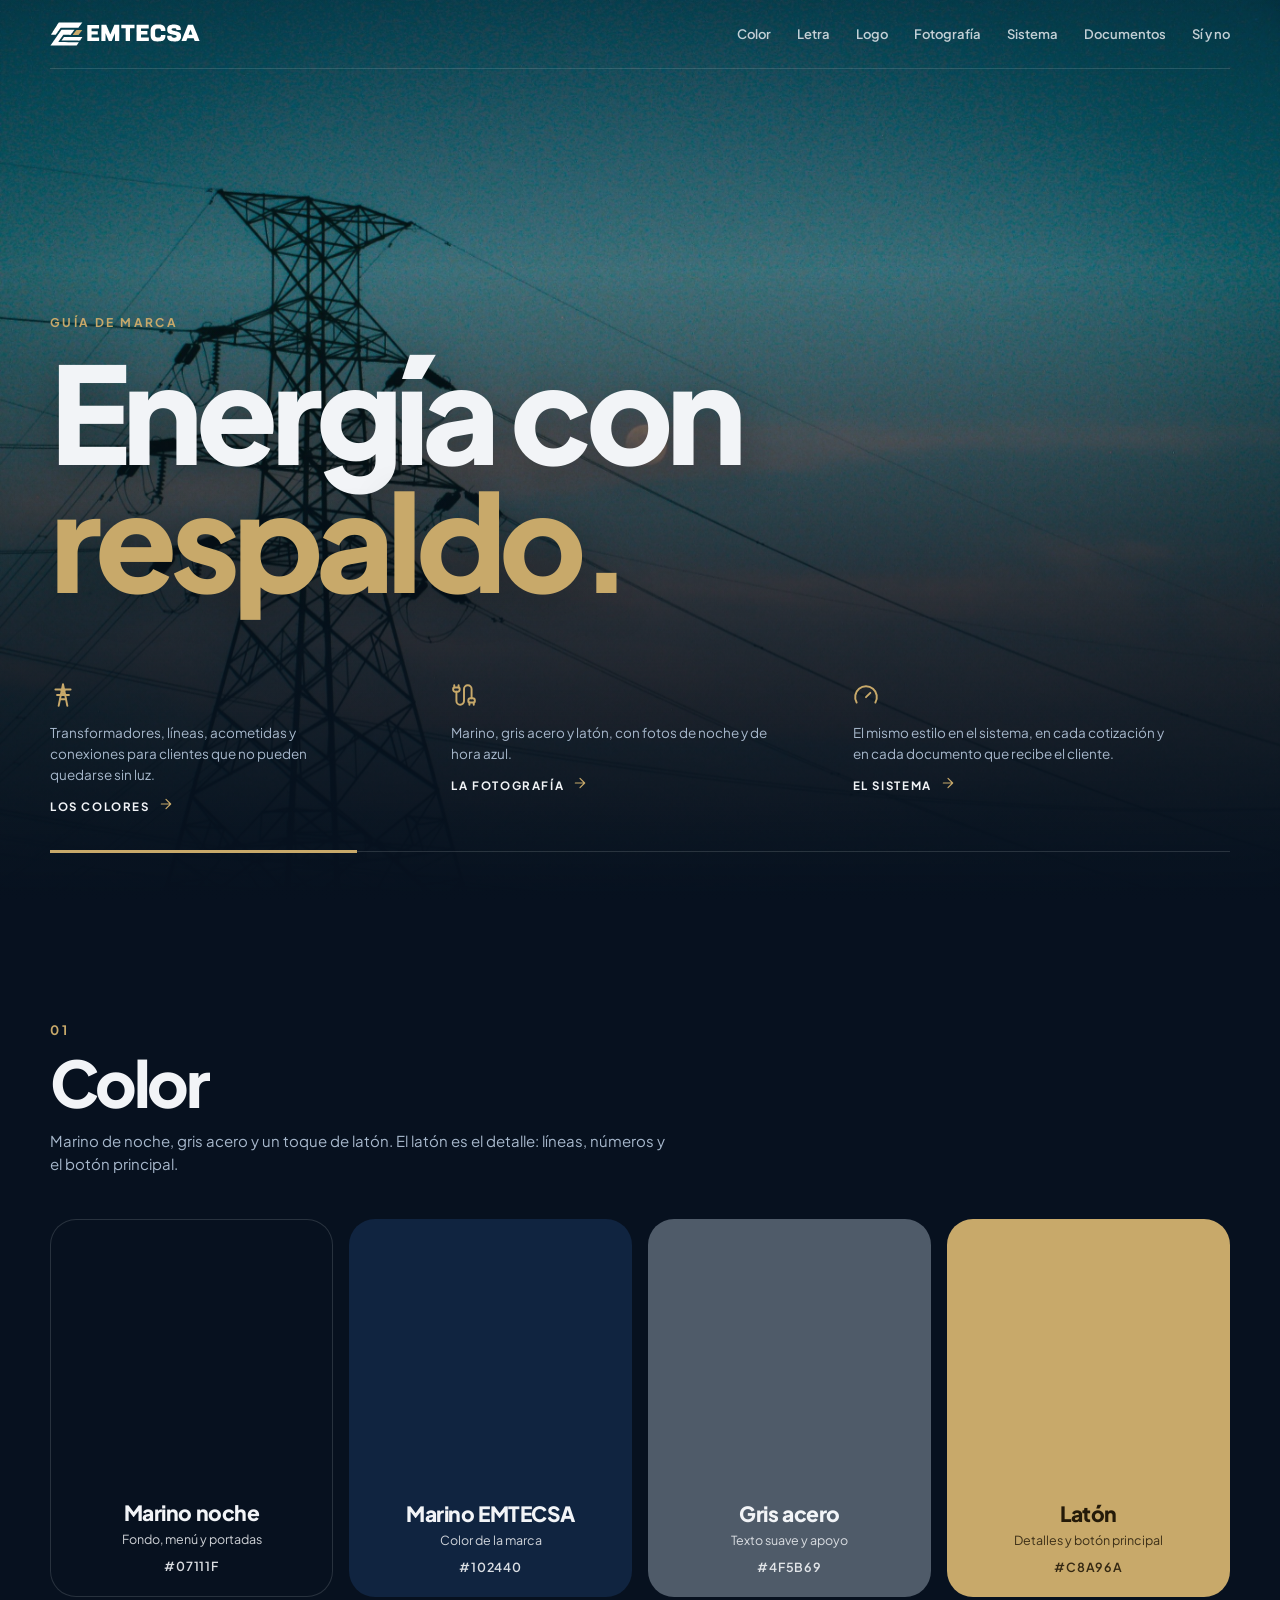
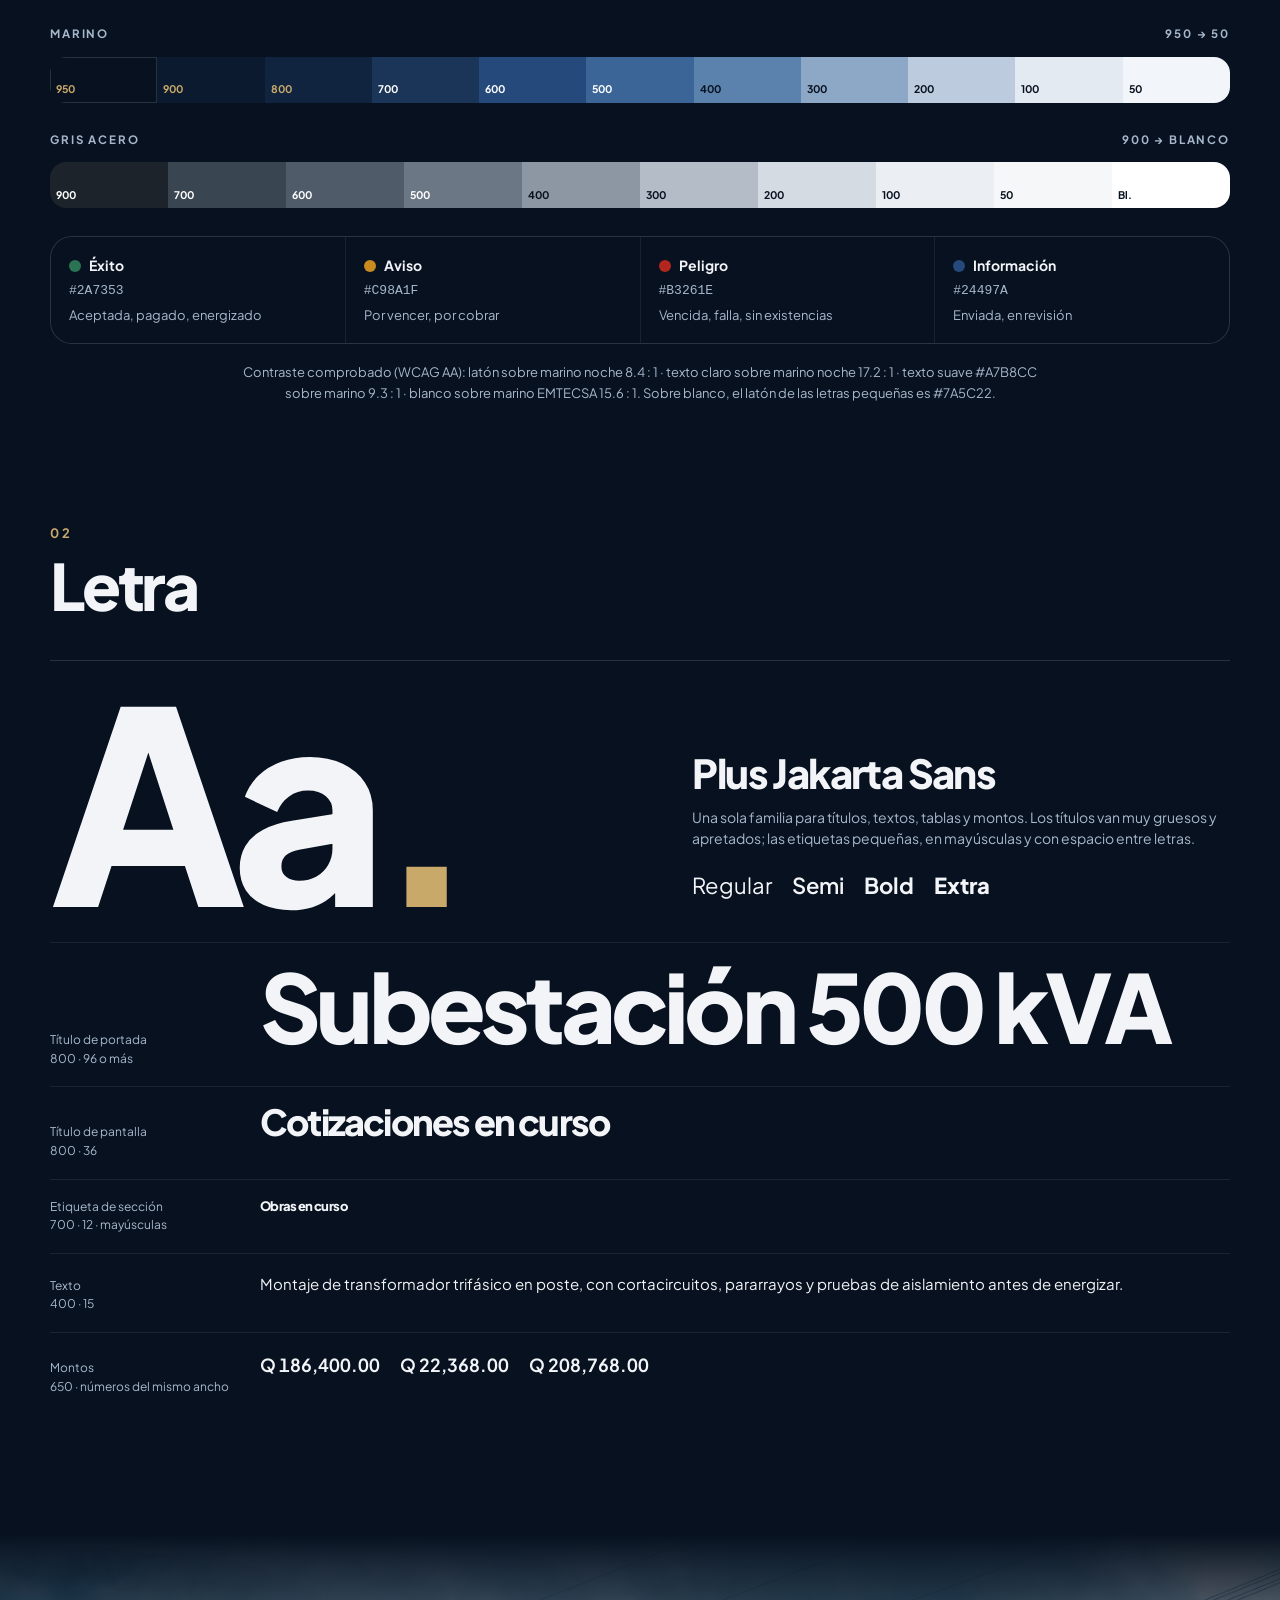
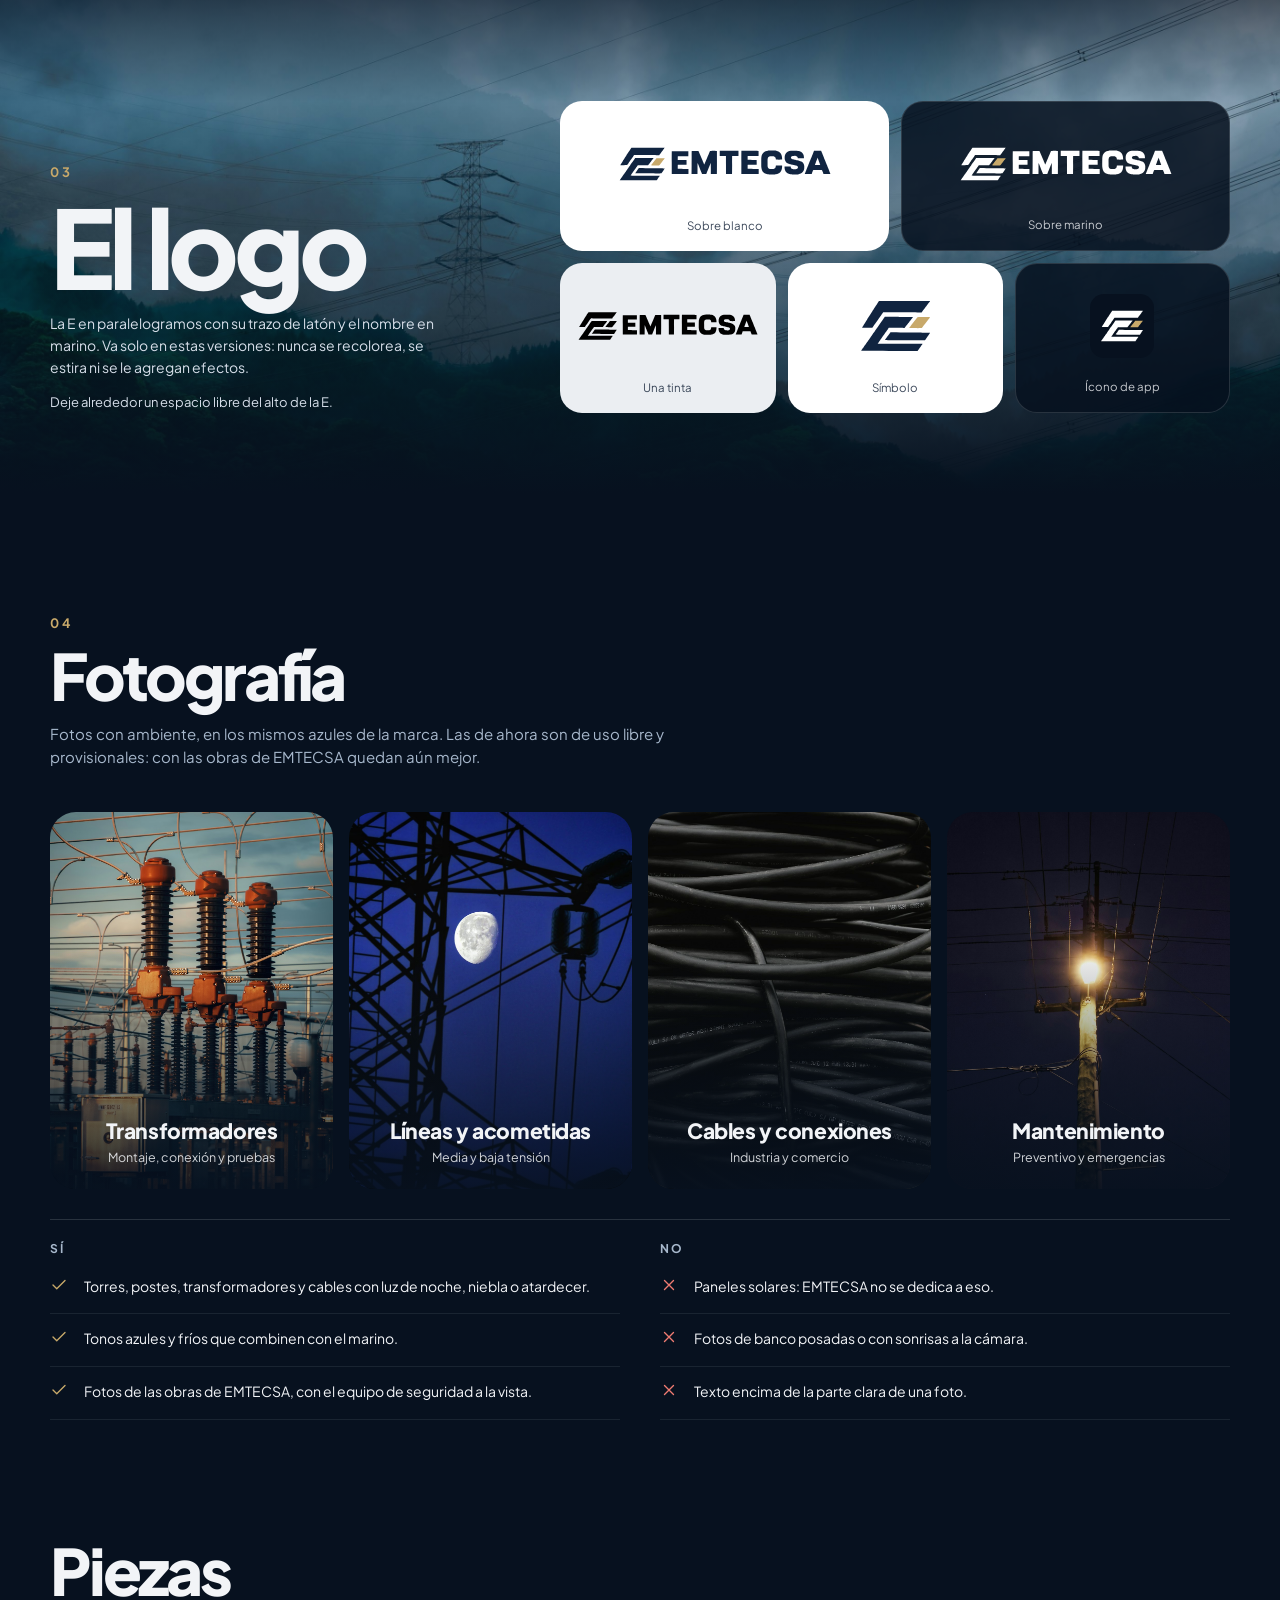
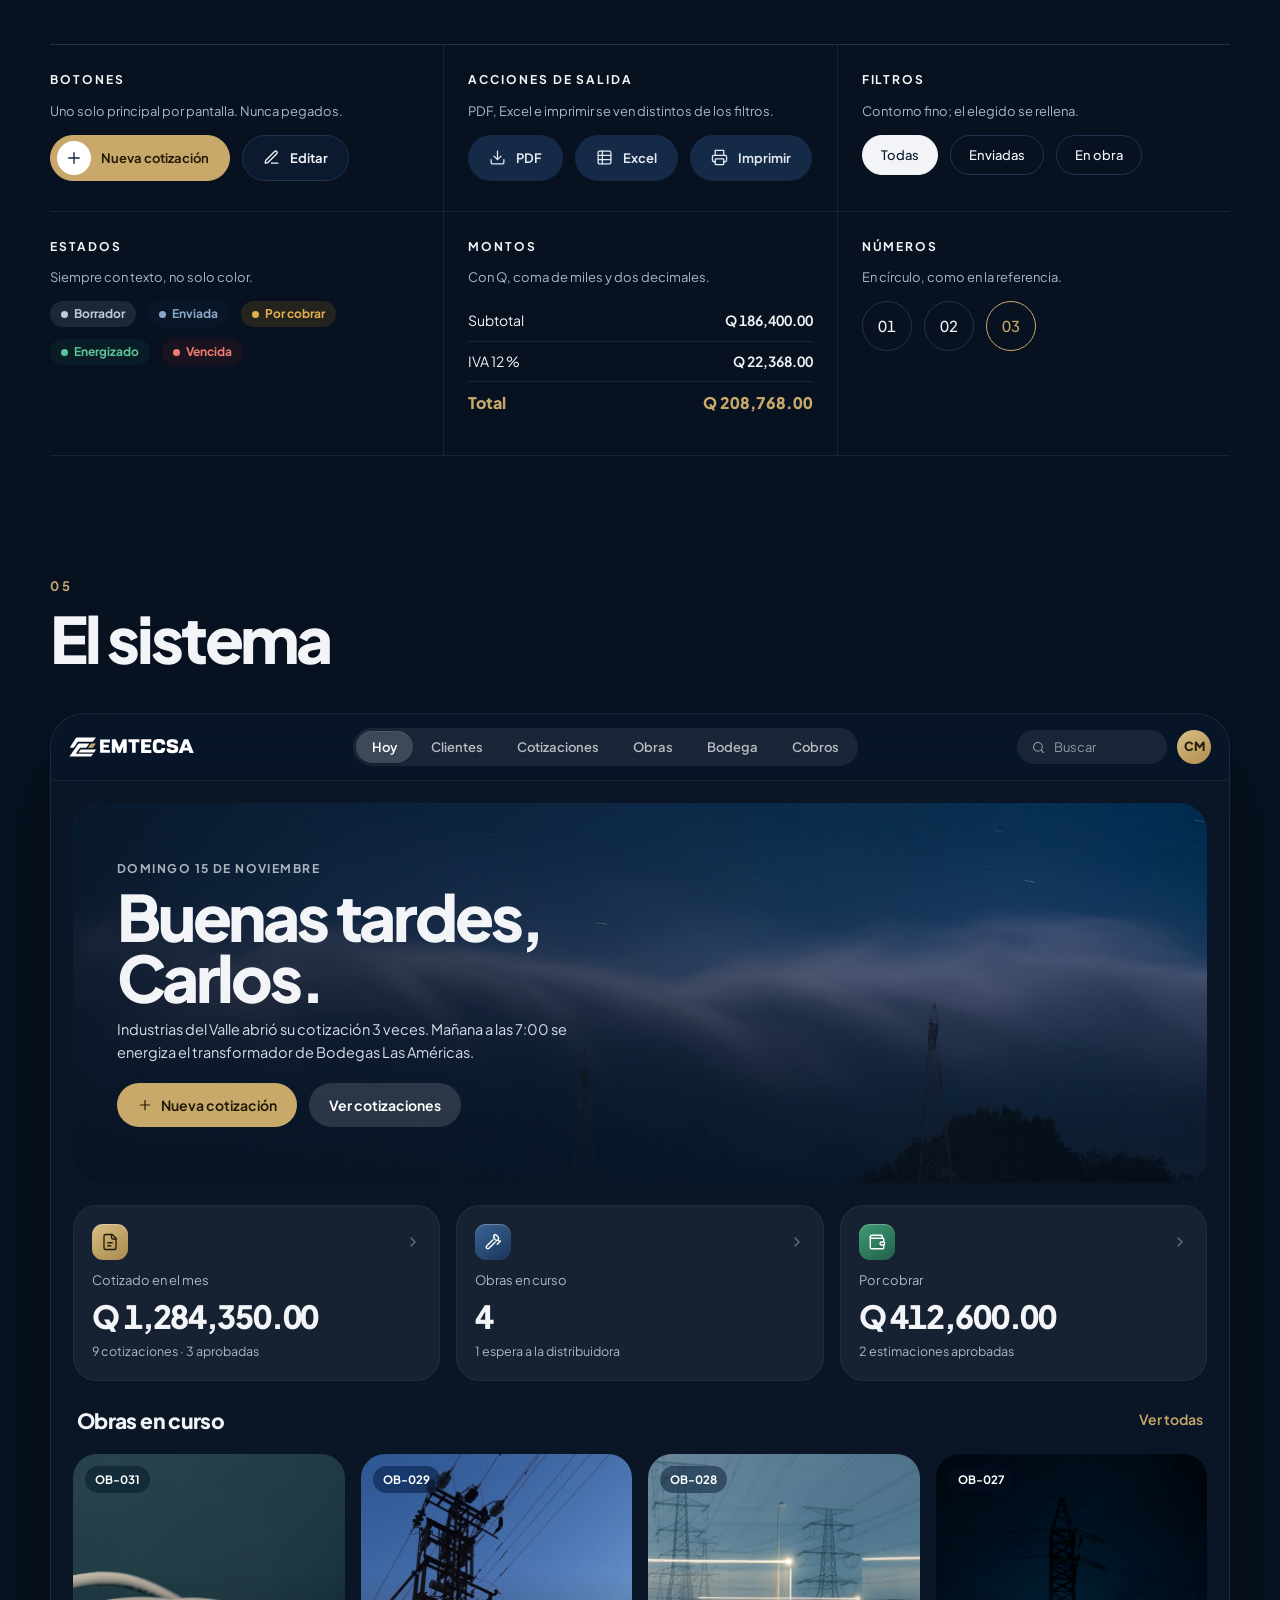
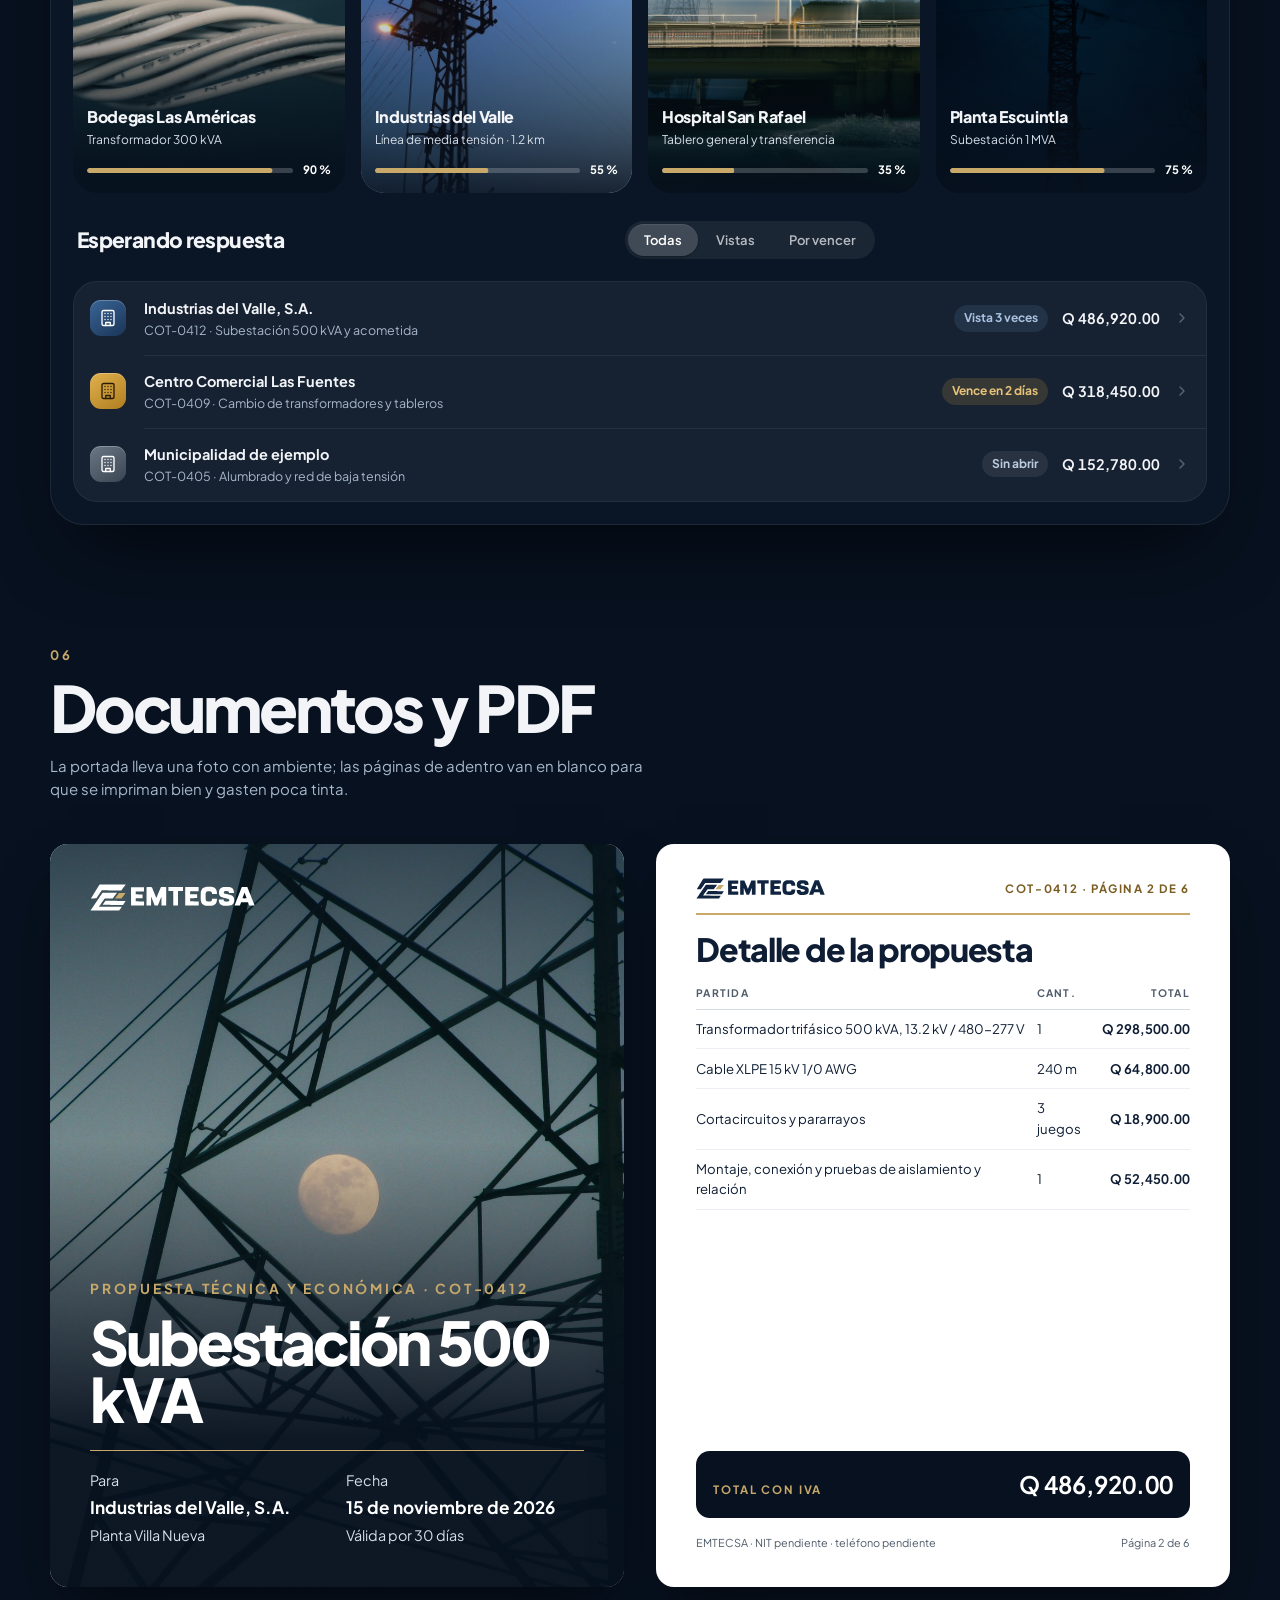
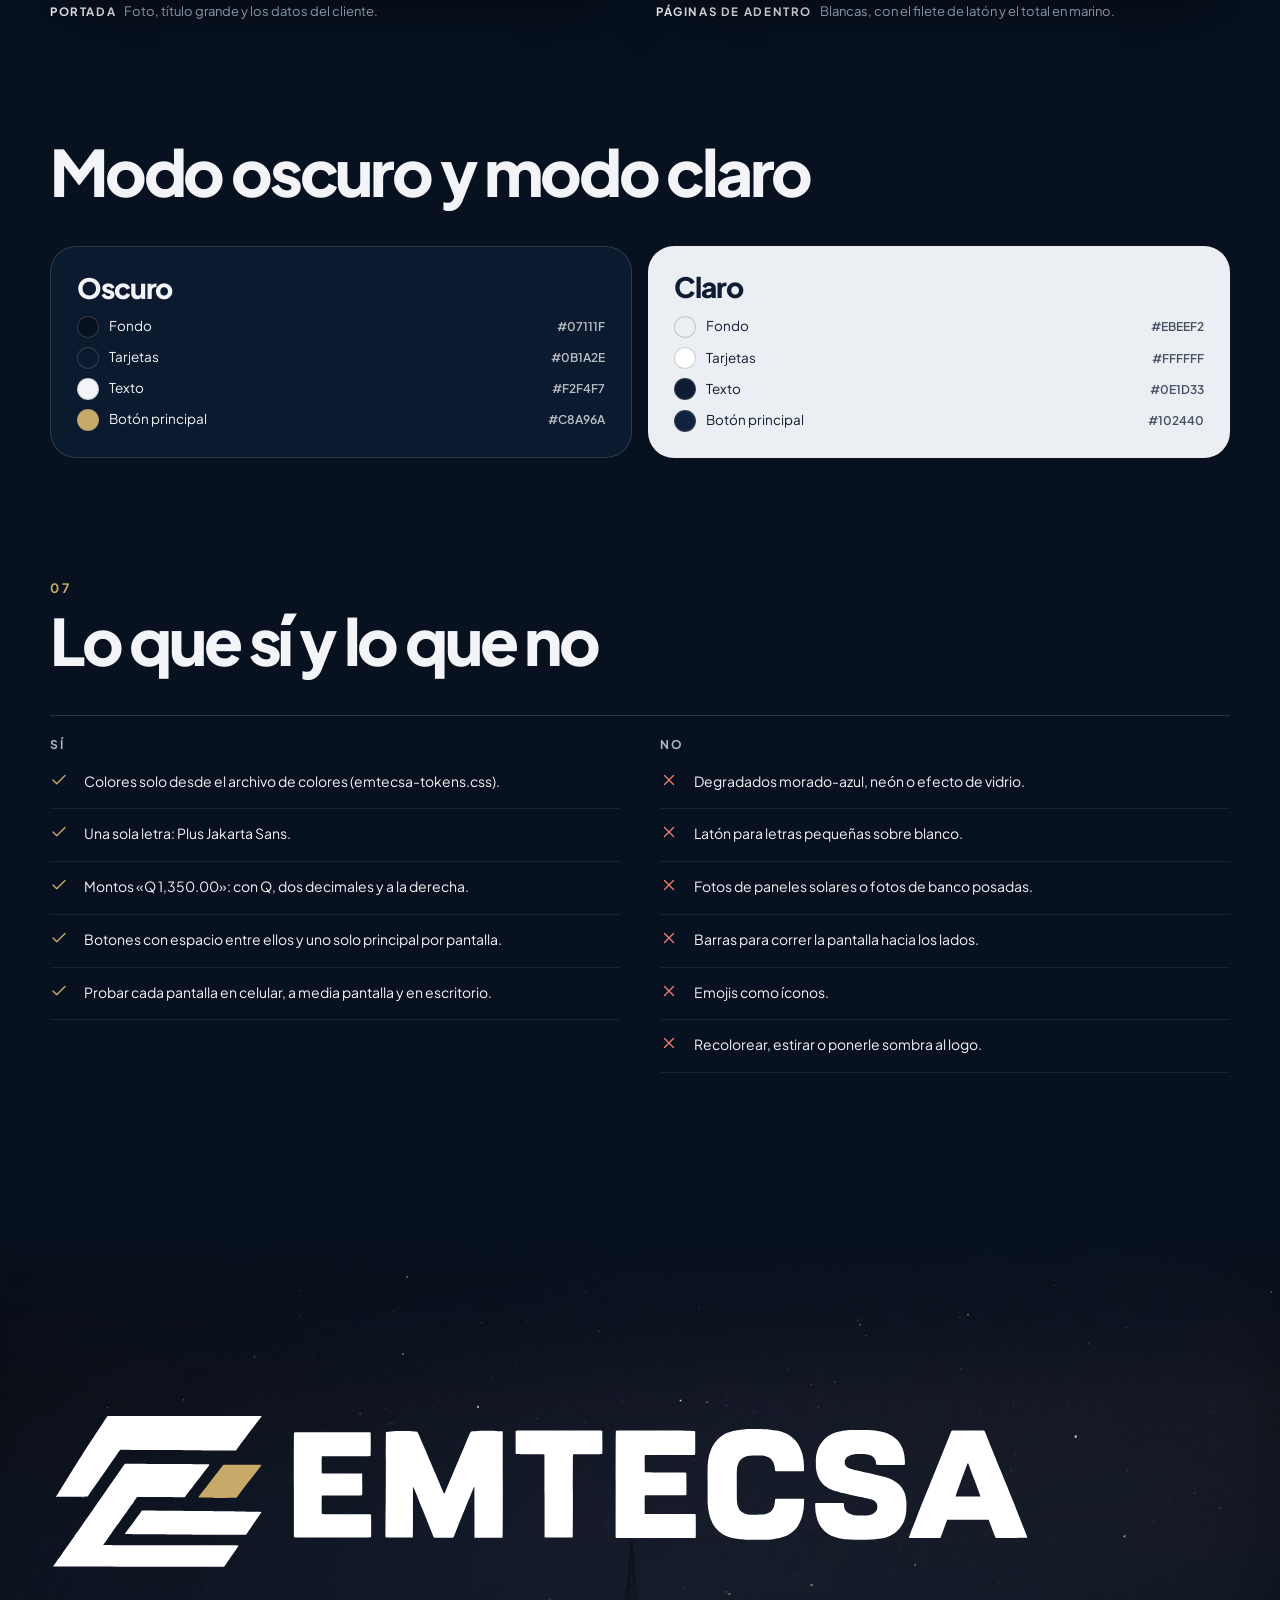
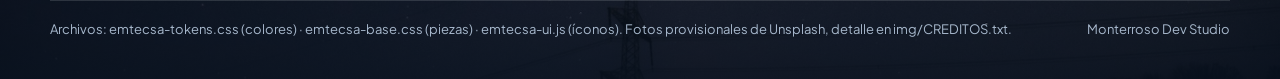
<file: guia-de-marca.html>
<!doctype html>
<html lang="es" data-modo="oscuro" data-modo-fijo>
<head>
<meta charset="utf-8">
<meta name="viewport" content="width=device-width, initial-scale=1, viewport-fit=cover">
<title>EMTECSA · Guía de marca</title>
<meta name="description" content="Guía de marca de EMTECSA: colores, letra, logo, fotografía, piezas, cómo se ve el sistema y los documentos.">
<meta property="og:type" content="website">
<meta property="og:title" content="EMTECSA · Guía de marca">
<meta property="og:description" content="Energía con respaldo. Colores, letra, logo, fotografía y cómo se verán el sistema y los documentos.">
<meta property="og:image" content="https://studiomonterroso.com/EMTECSA/img/compartir.jpg">
<meta property="og:url" content="https://studiomonterroso.com/EMTECSA/guia-de-marca.html">
<meta name="twitter:card" content="summary_large_image">
<link rel="icon" href="logo/emtecsa-icono.svg" type="image/svg+xml">
<link rel="preconnect" href="https://fonts.googleapis.com">
<link rel="preconnect" href="https://fonts.gstatic.com" crossorigin>
<link href="https://fonts.googleapis.com/css2?family=Plus+Jakarta+Sans:wght@400;500;600;700;800&display=swap" rel="stylesheet">
<link rel="stylesheet" href="emtecsa-tokens.css">
<link rel="stylesheet" href="emtecsa-base.css">
<script src="emtecsa-ui.js"></script>
<style>
  :root { --noche: #07111F; --linea: rgba(242,244,247,.14); --linea-f: rgba(242,244,247,.08); --suave: #A7B8CC; --claro: #F2F4F7; }
  html { scroll-behavior: smooth; }
  body { background: var(--noche); color: var(--claro); }
  .ancho { width: min(1180px, 100% - 32px); margin-inline: auto; }
  .t { font-weight: 800; letter-spacing: -0.05em; line-height: .95; }
  .eti { display: block; font-size: 12px; font-weight: 700; letter-spacing: .2em; text-transform: uppercase; color: var(--laton); }
  .sec-t { font-weight: 800; letter-spacing: -0.05em; line-height: .95; font-size: clamp(44px, 7vw, 64px); }
  .ver { display: inline-flex; align-items: center; gap: 8px; font-weight: 700; text-transform: uppercase; letter-spacing: .14em; font-size: 11.5px; color: var(--claro); text-decoration: none; }
  .ver svg { color: var(--laton); transition: transform 200ms var(--ease-out); }
  @media (hover: hover) and (pointer: fine) { .ver:hover svg { transform: translateX(4px); } }

  .menu { position: absolute; top: 0; left: 0; right: 0; z-index: 4; }
  .menu .ancho { display: flex; align-items: center; justify-content: space-between; gap: 20px; padding: 22px 0; border-bottom: 1px solid var(--linea); }
  .logo { display: inline-flex; align-items: center; text-decoration: none; flex: none; }
  .logo img { display: block; height: 24px; width: auto; }
  .menu nav { display: flex; gap: 26px; }
  .menu nav a { color: rgba(242,244,247,.8); text-decoration: none; font-weight: 600; font-size: 13px; transition: color 160ms var(--ease-out); }
  @media (hover: hover) and (pointer: fine) { .menu nav a:hover { color: var(--laton); } }
  @media (max-width: 900px) { .menu nav { display: none; } }

  .portada { position: relative; min-height: max(700px, 100svh); display: flex; flex-direction: column; justify-content: flex-end; overflow: hidden; }
  .portada > picture > img { position: absolute; inset: 0; width: 100%; height: 100%; object-fit: cover; object-position: center 55%; }
  .portada::after { content: ""; position: absolute; inset: 0; background: linear-gradient(180deg, rgba(7,17,31,.5) 0%, rgba(7,17,31,.1) 30%, rgba(7,17,31,.7) 68%, var(--noche) 100%); }
  .portada .ancho { position: relative; z-index: 2; padding: 150px 0 48px; }
  .portada h1 { font-size: clamp(58px, 10.5vw, 150px); max-width: 8.5ch; margin-top: 14px; text-shadow: 0 10px 40px rgba(0,0,0,.3); }
  .portada h1 em { font-style: normal; color: var(--laton); }
  .indice { position: fixed; right: 28px; top: 50%; transform: translateY(-50%); z-index: 6; display: grid; gap: 12px; justify-items: end; }
  .indice a { display: flex; align-items: center; gap: 12px; color: rgba(242,244,247,.42); text-decoration: none; font-weight: 700; font-size: 13px; font-variant-numeric: tabular-nums; text-shadow: 0 2px 10px rgba(0,0,0,.5); transition: color 240ms var(--ease-out), font-size 240ms var(--ease-out); }
  .indice a::after { content: ""; width: 0; height: 1px; background: var(--claro); transition: width 300ms var(--ease-out); }
  .indice a[aria-current="true"] { color: #fff; font-size: 26px; }
  .indice a[aria-current="true"]::after { width: 40px; }
  @media (hover: hover) and (pointer: fine) { .indice a:not([aria-current="true"]):hover { color: var(--laton); } }
  .ind-movil { position: fixed; left: 50%; bottom: max(14px, env(safe-area-inset-bottom)); z-index: 6; display: none; align-items: center; gap: 6px; padding: 6px; border-radius: 999px; background: rgba(7,17,31,.9); backdrop-filter: blur(10px); -webkit-backdrop-filter: blur(10px); border: 1px solid var(--linea); box-shadow: 0 18px 36px -12px rgba(0,0,0,.6);
    transform: translate(-50%, 0); opacity: 1; transition: opacity 240ms var(--ease-out), transform 240ms var(--ease-out); }
  .ind-movil.fuera { opacity: 0; transform: translate(-50%, 12px); pointer-events: none; }
  .ind-movil button { width: 40px; height: 40px; border-radius: 50%; border: 1px solid var(--linea); background: transparent; color: var(--claro); display: grid; place-items: center; cursor: pointer; transition: transform 140ms var(--ease-out); }
  .ind-movil button:active { transform: scale(0.95); }
  .ind-movil button[disabled] { opacity: .35; cursor: default; }
  .ind-movil .ind-txt { min-width: 150px; text-align: center; font-size: 13px; color: var(--suave); padding: 0 6px; white-space: nowrap; }
  .ind-movil .ind-txt b { color: #fff; font-size: 15px; font-variant-numeric: tabular-nums; }
  .ind-movil .ind-txt span { color: var(--laton); font-weight: 700; margin-left: 6px; }
  @media (max-width: 1339px) { .indice { display: none; } .ind-movil { display: flex; } }
  .tres { display: grid; grid-template-columns: repeat(3, 1fr); gap: 24px; margin-top: clamp(40px, 7vw, 80px); }
  .tres > div { display: grid; gap: 10px; align-content: start; }
  .tres svg { color: var(--laton); }
  .tres p { font-size: 13.5px; color: var(--suave); max-width: 32ch; }
  .regla { position: relative; height: 1px; background: var(--linea); margin-top: 34px; }
  .regla::before { content: ""; position: absolute; left: 0; top: -1px; width: 26%; height: 3px; background: var(--laton); }
  @media (max-width: 720px) { .tres { grid-template-columns: 1fr; gap: 22px; } }

  section.s { padding: clamp(64px, 10vw, 120px) 0 0; scroll-margin-top: 20px; }
  .s-cab { margin-bottom: clamp(28px, 4vw, 44px); }
  .s-cab p.sub { color: var(--suave); font-size: 15px; max-width: 56ch; margin: 16px 0 0; }
  .num-s { display: block; font-weight: 700; color: var(--laton); letter-spacing: .2em; font-size: 13px; margin-bottom: 12px; }

  .altas { display: grid; grid-template-columns: repeat(4, 1fr); gap: 16px; }
  @media (max-width: 960px) { .altas { grid-template-columns: repeat(2, 1fr); } }
  @media (max-width: 520px) { .altas { grid-template-columns: 1fr; } }
  .alta { border-radius: 26px; position: relative; aspect-ratio: 3 / 4; overflow: hidden; display: flex; flex-direction: column; justify-content: flex-end; align-items: center; text-align: center; padding: 22px 18px; isolation: isolate; }
  .alta img { position: absolute; inset: 0; width: 100%; height: 100%; object-fit: cover; z-index: -2; transition: transform 700ms var(--ease-out); }
  .alta.foto::before { content: ""; position: absolute; inset: 0; z-index: -1; background: linear-gradient(180deg, rgba(7,17,31,0) 35%, rgba(7,17,31,.9) 100%); }
  @media (hover: hover) and (pointer: fine) { .alta.foto:hover img { transform: scale(1.04); } }
  .alta h3 { font-weight: 800; font-size: 21px; letter-spacing: -0.02em; line-height: 1.05; }
  .alta p { font-size: 12.5px; margin-top: 6px; opacity: .85; }
  .alta code { font: 600 12.5px var(--fuente); letter-spacing: .06em; margin-top: 8px; opacity: .9; }
  @media (max-width: 520px) { .alta { aspect-ratio: 4 / 3; } }

  .escala { border-radius: 16px; overflow: hidden; display: grid; grid-template-columns: repeat(11, 1fr); margin-top: 14px; }
  .escala div { height: 46px; display: flex; align-items: flex-end; padding: 5px 6px; font-size: 10.5px; font-weight: 700; }
  .escala-n { display: flex; justify-content: space-between; margin-top: 28px; font-weight: 700; letter-spacing: .16em; text-transform: uppercase; font-size: 11.5px; color: var(--suave); }
  @media (max-width: 640px) { .escala { grid-template-columns: repeat(6, 1fr); } }
  .estados { border-radius: 22px; overflow: hidden; display: grid; grid-template-columns: repeat(auto-fit, minmax(min(100%, 200px), 1fr)); gap: 1px; background: var(--linea-f); border: 1px solid var(--linea-f); margin-top: 28px; }
  .estados > div { background: var(--noche); padding: 18px; display: grid; gap: 4px; font-size: 13px; color: var(--suave); }
  .estados b { color: var(--claro); font-size: 14px; display: flex; align-items: center; gap: 8px; }
  .estados b i { width: 12px; height: 12px; border-radius: 50%; }
  .nota { color: var(--suave); font-size: 13px; margin-top: 18px; text-align: center; max-width: 80ch; margin-inline: auto; }

  .letras { display: grid; grid-template-columns: 1.1fr 1fr; gap: clamp(24px, 4vw, 56px); align-items: end; border-top: 1px solid var(--linea); padding-top: 32px; }
  .gigante { font-weight: 800; font-size: clamp(120px, 21vw, 280px); line-height: .78; letter-spacing: -0.06em; }
  .gigante span { color: var(--laton); }
  .letra-info { display: grid; gap: 12px; }
  .letra-info h3 { font-weight: 800; font-size: clamp(28px, 3.4vw, 40px); letter-spacing: -0.04em; }
  .letra-info p { color: var(--suave); font-size: 14px; }
  .pesos { display: flex; flex-wrap: wrap; gap: 10px 20px; font-size: 22px; margin-top: 6px; }
  .escala-t { margin-top: 40px; display: grid; }
  .escala-t > div { display: grid; grid-template-columns: 190px 1fr; gap: 20px; align-items: baseline; padding: 18px 0; border-top: 1px solid var(--linea-f); }
  .escala-t small { color: var(--suave); font-size: 12px; }
  @media (max-width: 720px) { .letras { grid-template-columns: 1fr; } .escala-t > div { grid-template-columns: 1fr; gap: 6px; } }

  .banda { position: relative; margin-top: clamp(64px, 10vw, 120px); padding: clamp(90px, 13vw, 170px) 0 clamp(48px, 7vw, 80px); overflow: hidden; isolation: isolate; scroll-margin-top: 0; }
  .banda > picture > img { position: absolute; inset: 0; width: 100%; height: 100%; object-fit: cover; z-index: -2; }
  .banda::before { content: ""; position: absolute; inset: 0; z-index: -1; background: linear-gradient(180deg, var(--noche) 0%, rgba(7,17,31,.25) 30%, rgba(7,17,31,.5) 70%, var(--noche) 100%); }
  .banda h2 { font-size: clamp(54px, 8.5vw, 112px); }
  .banda .fila { display: grid; grid-template-columns: 1fr 1.4fr; gap: 32px; align-items: end; }
  .logos { display: grid; grid-template-columns: repeat(6, 1fr); gap: 12px; }
  .logos > div { border-radius: 22px; min-height: 150px; display: grid; grid-template-rows: 1fr auto; justify-items: center; align-items: center; gap: 12px; padding: 22px 18px 16px; text-align: center; }
  .logos > div:nth-child(-n+2) { grid-column: span 3; }
  .logos > div:nth-child(n+3) { grid-column: span 2; }
  .logos img { display: block; width: auto; max-width: 100%; height: 34px; }
  .logos .simb img { height: 52px; }
  .logos .ico img { height: 64px; }
  .logos small { font-size: 11.5px; opacity: .8; }
  .reserva { margin-top: 14px; color: #D7DFEA; font-size: 13px; }
  @media (max-width: 820px) { .banda .fila { grid-template-columns: 1fr; } }
  @media (max-width: 560px) { .logos { grid-template-columns: 1fr 1fr; } .logos > div:nth-child(-n+2) { grid-column: 1 / -1; } .logos > div:nth-child(n+3) { grid-column: span 1; } .logos > div:nth-child(5) { grid-column: 1 / -1; } }

  .lista2 { display: grid; grid-template-columns: 1fr 1fr; gap: 0 40px; margin-top: 30px; border-top: 1px solid var(--linea); }
  .lista2 ul { list-style: none; margin: 0; padding: 0; }
  .lista2 li { display: grid; grid-template-columns: 22px 1fr; gap: 12px; padding: 14px 0; border-bottom: 1px solid var(--linea-f); font-size: 14px; }
  .lista2 .si svg { color: var(--laton); } .lista2 .no svg { color: #F07B72; }
  .lista2 h3 { font-weight: 700; letter-spacing: .18em; text-transform: uppercase; font-size: 12px; color: var(--suave); padding: 22px 0 6px; }
  @media (max-width: 720px) { .lista2 { grid-template-columns: 1fr; } }

  .piezas { display: grid; grid-template-columns: repeat(3, 1fr); border-top: 1px solid var(--linea); }
  .piezas > div { padding: 28px 24px 30px 0; border-bottom: 1px solid var(--linea-f); display: grid; gap: 14px; align-content: start; }
  .piezas > div:not(:nth-child(3n+1)) { padding-left: 24px; border-left: 1px solid var(--linea-f); }
  .piezas h3 { font-weight: 700; letter-spacing: .16em; text-transform: uppercase; font-size: 12px; }
  .piezas p { color: var(--suave); font-size: 13px; }
  @media (max-width: 960px) { .piezas { grid-template-columns: 1fr 1fr; } .piezas > div:not(:nth-child(3n+1)) { padding-left: 0; border-left: 0; } .piezas > div:nth-child(2n) { padding-left: 24px; border-left: 1px solid var(--linea-f); } }
  @media (max-width: 600px) { .piezas { grid-template-columns: 1fr; } .piezas > div:nth-child(2n) { padding-left: 0; border-left: 0; } }
  .monto { width: 100%; border-collapse: collapse; font-size: 14px; }
  .monto td { padding: 9px 0; border-bottom: 1px solid var(--linea-f); }
  .monto td:last-child { text-align: right; }
  .monto tr:last-child td { border: 0; font-weight: 800; color: var(--laton); font-size: 16px; }
  .num-c { display: inline-grid; place-items: center; width: 50px; height: 50px; border-radius: 50%; border: 1px solid var(--linea); font-weight: 500; font-size: 15px; font-variant-numeric: tabular-nums; }

  .sis { container-type: inline-size; border-radius: 34px; background: #0A1626; border: 1px solid rgba(255,255,255,.08); overflow: hidden; box-shadow: 0 40px 80px -30px rgba(0,0,0,.7), inset 0 1px 0 rgba(255,255,255,.05); }
  .ap-barra { position: relative; z-index: 2; display: flex; align-items: center; gap: 16px; padding: 14px 18px; background: rgba(10,22,38,.72); backdrop-filter: blur(24px) saturate(170%); -webkit-backdrop-filter: blur(24px) saturate(170%); border-bottom: 1px solid rgba(255,255,255,.06); }
  .ap-barra .logo img { height: 20px; }
  .ap-seg { display: flex; gap: 2px; padding: 3px; border-radius: 999px; background: rgba(255,255,255,.07); margin-inline: auto; }
  .ap-seg a, .ap-seg button { min-height: 32px; padding: 0 16px; border-radius: 999px; border: 0; background: transparent; color: rgba(242,244,247,.72); font: 600 13px var(--fuente); text-decoration: none; display: grid; place-items: center; cursor: pointer; white-space: nowrap; transition: background-color 200ms var(--ease-out), color 200ms var(--ease-out); }
  .ap-seg [aria-current="page"], .ap-seg [aria-pressed="true"] { background: rgba(255,255,255,.16); color: #fff; box-shadow: 0 1px 2px rgba(0,0,0,.3), inset 0 1px 0 rgba(255,255,255,.08); }
  .ap-buscar { display: flex; align-items: center; gap: 8px; min-height: 34px; padding: 0 14px; border-radius: 999px; background: rgba(255,255,255,.07); color: rgba(242,244,247,.55); font-size: 13px; min-width: 150px; }
  .ap-yo { display: flex; gap: 10px; align-items: center; }
  .ap-ib { width: 34px; height: 34px; border-radius: 50%; border: 0; background: rgba(255,255,255,.07); color: var(--claro); display: none; place-items: center; cursor: pointer; }
  .av { width: 34px; height: 34px; border-radius: 50%; background: linear-gradient(145deg, #D9BE84, #B08F4F); color: var(--laton-tinta); display: grid; place-items: center; font-weight: 800; font-size: 12.5px; flex: none; }
  .ap-cuerpo { padding: clamp(14px, 2.4cqi, 22px); display: grid; gap: clamp(14px, 2.4cqi, 22px); }
  .ap-hero { position: relative; border-radius: 28px; overflow: hidden; isolation: isolate; padding: clamp(26px, 5.4cqi, 56px) clamp(20px, 4cqi, 44px); min-height: clamp(260px, 38cqi, 380px); display: flex; flex-direction: column; justify-content: flex-end; }
  .ap-hero > img { position: absolute; inset: 0; width: 100%; height: 100%; object-fit: cover; object-position: center 60%; z-index: -2; }
  .ap-hero::before { content: ""; position: absolute; inset: 0; z-index: -1; background: linear-gradient(90deg, rgba(7,17,31,.85) 0%, rgba(7,17,31,.45) 55%, rgba(7,17,31,.1) 100%), linear-gradient(0deg, rgba(7,17,31,.6) 0%, transparent 55%); }
  .ap-hero .eti { color: rgba(242,244,247,.7); letter-spacing: .12em; }
  .ap-hero h3 { font-size: clamp(34px, 6.4cqi, 64px); max-width: 12ch; margin-top: 8px; }
  .ap-hero p { color: #D7DFEA; font-size: 14.5px; margin-top: 10px; max-width: 44ch; }
  .ap-hero .acc { display: flex; flex-wrap: wrap; gap: 12px; margin-top: 20px; }
  .ap-btn { display: inline-flex; align-items: center; gap: 8px; min-height: 44px; padding: 0 20px; border-radius: 999px; border: 0; font: 650 14px var(--fuente); cursor: pointer; transition: transform 140ms var(--ease-out), background-color 160ms var(--ease-out); }
  .ap-btn:active { transform: scale(0.97); }
  .ap-btn.lleno { background: var(--laton); color: var(--laton-tinta); }
  .ap-btn.vidrio { background: rgba(255,255,255,.14); color: #fff; backdrop-filter: blur(16px); -webkit-backdrop-filter: blur(16px); }
  @media (hover: hover) and (pointer: fine) { .ap-btn.lleno:hover { background: #D4B77C; } .ap-btn.vidrio:hover { background: rgba(255,255,255,.22); } }
  .ap-widgets { display: grid; grid-template-columns: repeat(3, 1fr); gap: clamp(10px, 2cqi, 16px); }
  .ap-w { border-radius: 24px; background: rgba(255,255,255,.05); border: 1px solid rgba(255,255,255,.06); padding: 18px; display: grid; gap: 10px; align-content: start; transition: background-color 200ms var(--ease-out); }
  @media (hover: hover) and (pointer: fine) { .ap-w:hover { background: rgba(255,255,255,.08); } }
  .ap-w-cab { display: flex; align-items: center; justify-content: space-between; }
  .ap-icono { width: 36px; height: 36px; border-radius: 11px; display: grid; place-items: center; color: #fff; box-shadow: inset 0 1px 0 rgba(255,255,255,.25); }
  .ap-icono.laton { background: linear-gradient(145deg, #D9BE84, #A88A4C); color: #241A09; }
  .ap-icono.azul { background: linear-gradient(145deg, #3A6596, #1A3558); }
  .ap-icono.verde { background: linear-gradient(145deg, #3E9B74, #22604A); }
  .ap-icono.ambar { background: linear-gradient(145deg, #E0B04F, #B07E1E); color: #2A1C04; }
  .ap-icono.gris { background: linear-gradient(145deg, #6B7785, #3A4552); }
  .ap-w-cab svg.chev { color: rgba(242,244,247,.35); }
  .ap-w span.l { font-size: 13px; color: var(--suave); }
  .ap-w b { font-size: clamp(24px, 3.6cqi, 32px); font-weight: 800; letter-spacing: -0.035em; line-height: 1; font-variant-numeric: tabular-nums; }
  .ap-w small { font-size: 12.5px; color: var(--suave); }
  .ap-sub { display: flex; justify-content: space-between; align-items: center; gap: 12px; flex-wrap: wrap; padding: 6px 4px 0; }
  .ap-sub h4 { font-size: 21px; font-weight: 800; letter-spacing: -0.03em; }
  .ap-sub a { color: var(--laton); text-decoration: none; font-size: 14px; font-weight: 600; }
  .ap-obras { display: grid; grid-template-columns: repeat(4, 1fr); gap: clamp(10px, 2cqi, 16px); }
  .ap-obra { position: relative; aspect-ratio: 4 / 5; border-radius: 24px; overflow: hidden; isolation: isolate; display: flex; flex-direction: column; justify-content: flex-end; padding: 14px; }
  .ap-obra img { position: absolute; inset: 0; width: 100%; height: 100%; object-fit: cover; z-index: -2; transition: transform 700ms var(--ease-out); }
  .ap-obra::before { content: ""; position: absolute; inset: 0; z-index: -1; background: linear-gradient(180deg, rgba(7,17,31,0) 35%, rgba(7,17,31,.9) 100%); }
  @media (hover: hover) and (pointer: fine) { .ap-obra:hover img { transform: scale(1.04); } }
  .ap-capsula { position: absolute; top: 12px; left: 12px; padding: 5px 10px; border-radius: 999px; background: rgba(7,17,31,.45); backdrop-filter: blur(14px) saturate(160%); -webkit-backdrop-filter: blur(14px) saturate(160%); font-size: 11.5px; font-weight: 700; color: #fff; }
  .ap-obra b { font-weight: 800; font-size: 16px; letter-spacing: -0.02em; line-height: 1.15; }
  .ap-obra small { font-size: 12px; color: #D7DFEA; margin-top: 4px; }
  .ap-avance { display: flex; align-items: center; gap: 10px; margin-top: 12px; font-size: 11.5px; font-weight: 700; color: #fff; font-variant-numeric: tabular-nums; }
  .ap-avance i { flex: 1; height: 5px; border-radius: 999px; background: rgba(255,255,255,.2); overflow: hidden; }
  .ap-avance i span { display: block; height: 100%; border-radius: inherit; background: var(--laton); transform-origin: left; }
  .ap-lista { border-radius: 24px; background: rgba(255,255,255,.05); border: 1px solid rgba(255,255,255,.06); overflow: hidden; }
  .ap-fila { display: grid; grid-template-columns: 40px 1fr auto auto 16px; gap: 14px; align-items: center; padding: 14px 16px; position: relative; transition: background-color 160ms var(--ease-out); }
  .ap-fila + .ap-fila::before { content: ""; position: absolute; top: 0; left: 70px; right: 0; height: 1px; background: rgba(255,255,255,.07); }
  @media (hover: hover) and (pointer: fine) { .ap-fila:hover { background: rgba(255,255,255,.04); } }
  .ap-fila b { font-size: 14.5px; font-weight: 700; }
  .ap-fila small { display: block; font-size: 12.5px; color: var(--suave); margin-top: 2px; }
  .ap-fila .e-cifra { font-size: 14.5px; }
  .ap-fila > svg { color: rgba(242,244,247,.3); }
  .ap-chip { display: inline-flex; align-items: center; gap: 6px; padding: 4px 10px; border-radius: 999px; font-size: 12px; font-weight: 700; white-space: nowrap; }
  .ap-chip.azul { background: rgba(91,130,173,.18); color: #A9C2E0; }
  .ap-chip.ambar { background: rgba(224,176,79,.16); color: #E7C27A; }
  .ap-chip.gris { background: rgba(255,255,255,.08); color: #BCCBDD; }
  @container (max-width: 860px) {
    .ap-seg.menu-ap, .ap-buscar { display: none; } .ap-ib { display: grid; }
    .ap-barra { justify-content: space-between; }
    .ap-obras { grid-template-columns: repeat(2, 1fr); }
  }
  @container (max-width: 600px) {
    .ap-widgets { grid-template-columns: 1fr; }
    .ap-fila { grid-template-columns: 36px 1fr; row-gap: 10px; align-items: start; }
    .ap-fila .ap-chip { grid-column: 2; grid-row: 2; justify-self: start; align-self: center; }
    .ap-fila .e-cifra { grid-column: 2; grid-row: 2; justify-self: end; align-self: center; }
    .ap-fila > svg { display: none; }
    .ap-fila + .ap-fila::before { left: 66px; }
    .ap-obra::before { background: linear-gradient(180deg, rgba(7,17,31,.2) 0%, rgba(7,17,31,.78) 42%, rgba(7,17,31,.95) 100%); }
    .ap-obra b { font-size: 15px; }
  }

  .docs { display: grid; grid-template-columns: 1fr 1fr; gap: clamp(16px, 3vw, 32px); align-items: start; }
  @media (max-width: 860px) { .docs { grid-template-columns: 1fr; } }
  .hoja { border-radius: 18px; aspect-ratio: 8.5 / 11; background: #fff; color: #0E1D33; box-shadow: 0 30px 60px -20px rgba(0,0,0,.6); position: relative; overflow: hidden; display: flex; flex-direction: column; }
  .docs figure { container-type: inline-size; min-width: 0; }
  .hoja-portada { color: #fff; isolation: isolate; justify-content: space-between; padding: 7cqi; }
  .hoja-portada > img { position: absolute; inset: 0; width: 100%; height: 100%; object-fit: cover; z-index: -2; }
  .hoja-portada::before { content: ""; position: absolute; inset: 0; z-index: -1; background: linear-gradient(180deg, rgba(7,17,31,.55) 0%, rgba(7,17,31,.1) 40%, rgba(7,17,31,.94) 80%); }
  .hoja-portada .logo img { height: 4.6cqi; }
  .hoja-portada .eti { font-size: 2.4cqi; }
  .hoja-portada h3 { font-size: 10.5cqi; margin-top: 2.4cqi; }
  .hoja-portada .para { margin-top: 4cqi; padding-top: 3cqi; border-top: .3cqi solid var(--laton); display: grid; grid-template-columns: 1fr 1fr; gap: 3cqi; font-size: 2.5cqi; color: #D7DFEA; }
  .hoja-portada .para b { display: block; font-size: 3cqi; color: #fff; margin: .6cqi 0; }
  .hoja-in { padding: 6cqi 7cqi; font-size: 2.3cqi; gap: 3cqi; }
  .hoja-in .cab { display: flex; justify-content: space-between; align-items: center; padding-bottom: 2.4cqi; border-bottom: .5cqi solid var(--laton); }
  .hoja-in .cab .logo img { height: 3.6cqi; }
  .hoja-in .cab span { font-weight: 700; letter-spacing: .14em; font-size: 2cqi; color: var(--laton-texto); }
  .hoja-in h4 { font-weight: 800; font-size: 5.6cqi; letter-spacing: -0.04em; color: #0E1D33; }
  .hoja-in table { width: 100%; border-collapse: collapse; }
  .hoja-in th { text-align: left; font-weight: 700; letter-spacing: .12em; text-transform: uppercase; font-size: 1.8cqi; color: var(--gris-600); padding: 0 0 1.4cqi; border-bottom: .2cqi solid var(--gris-200); }
  .hoja-in td { padding: 1.6cqi 0; border-bottom: .2cqi solid var(--gris-100); }
  .hoja-in td:last-child, .hoja-in th:last-child { text-align: right; }
  .hoja-in td + td, .hoja-in th + th { padding-left: 2cqi; }
  .hoja-in .tot { border-radius: 2.4cqi; background: var(--marino-950); color: #fff; padding: 2.6cqi 3cqi; display: flex; justify-content: space-between; align-items: baseline; margin-top: auto; }
  .hoja-in .tot span { font-weight: 700; letter-spacing: .16em; text-transform: uppercase; font-size: 2cqi; color: var(--laton); }
  .hoja-in .tot b { font-size: 4.2cqi; }
  .hoja-in .pie { display: flex; justify-content: space-between; color: var(--gris-600); font-size: 1.9cqi; }
  .doc-cap { margin-top: 14px; font-size: 13px; color: var(--suave); }
  .doc-cap b { color: var(--claro); font-weight: 700; letter-spacing: .14em; text-transform: uppercase; font-size: 11.5px; margin-right: 8px; }

  .modos { display: grid; grid-template-columns: 1fr 1fr; gap: 16px; }
  @media (max-width: 720px) { .modos { grid-template-columns: 1fr; } }
  .modo { border-radius: 26px; padding: 26px; display: grid; gap: 12px; }
  .modo h3 { font-weight: 800; font-size: 28px; letter-spacing: -0.04em; }
  .modo ul { list-style: none; margin: 0; padding: 0; display: grid; gap: 9px; }
  .modo li { display: grid; grid-template-columns: 22px 1fr auto; gap: 10px; align-items: center; font-size: 13.5px; }
  .modo li i { width: 22px; height: 22px; border-radius: 50%; border: 1px solid rgba(127,127,127,.35); }
  .modo li code { font: 600 12px var(--fuente); opacity: .75; }
  .modo-cl { background: #EBEEF2; color: #0E1D33; }
  .modo-os { background: #0B1A2E; border: 1px solid var(--linea); }

  .cierre { position: relative; margin-top: clamp(80px, 12vw, 140px); padding: clamp(110px, 16vw, 200px) 0 40px; overflow: hidden; isolation: isolate; }
  .cierre > img { position: absolute; inset: 0; width: 100%; height: 100%; object-fit: cover; z-index: -2; }
  .cierre::before { content: ""; position: absolute; inset: 0; z-index: -1; background: linear-gradient(180deg, var(--noche) 0%, rgba(7,17,31,.15) 40%, rgba(7,17,31,.85) 100%); }
  .cierre h2 { margin: 0; }
  .cierre h2 img { display: block; width: min(100%, 980px); height: auto; }
  .cierre p { color: var(--suave); font-size: 13px; margin-top: 30px; padding-top: 18px; border-top: 1px solid var(--linea); display: flex; flex-wrap: wrap; gap: 8px 24px; justify-content: space-between; }

  @media (prefers-reduced-motion: no-preference) {
    .entra { opacity: 0; transform: translateY(18px); animation: entra 800ms var(--ease-out) forwards; }
    .entra.d2 { animation-delay: 120ms; } .entra.d3 { animation-delay: 240ms; }
    @keyframes entra { to { opacity: 1; transform: translateY(0); } }
    .portada > picture > img { animation: acerca 1600ms var(--ease-out) both; }
    @keyframes acerca { from { transform: scale(1.06); } to { transform: scale(1); } }
  }
</style>
</head>
<body>

<nav class="indice" aria-label="Índice de la guía">
  <a href="#color" data-ind="color" title="Color">01</a><a href="#letra" data-ind="letra" title="Letra">02</a><a href="#logo" data-ind="logo" title="Logo">03</a><a href="#fotos" data-ind="fotos" title="Fotografía">04</a><a href="#sistema" data-ind="sistema" title="Sistema">05</a><a href="#documentos" data-ind="documentos" title="Documentos">06</a><a href="#reglas" data-ind="reglas" title="Sí y no">07</a>
</nav>
<div class="ind-movil fuera" role="navigation" aria-label="Sección actual">
  <button type="button" data-ir="-1" aria-label="Sección anterior"><span data-i="arrow" data-w="16" style="display:grid;transform:scaleX(-1)"></span></button>
  <span class="ind-txt" aria-live="polite"><b data-ind-n>01</b> / 07<span data-ind-nombre>Color</span></span>
  <button type="button" data-ir="1" aria-label="Sección siguiente"><span data-i="arrow" data-w="16" style="display:grid"></span></button>
</div>
<header class="menu"><div class="ancho">
  <a class="logo" href="#inicio"><img src="logo/emtecsa-logo-blanco.svg" alt="EMTECSA" width="150" height="24"></a>
  <nav aria-label="Secciones de la guía"><a href="#color">Color</a><a href="#letra">Letra</a><a href="#logo">Logo</a><a href="#fotos">Fotografía</a><a href="#sistema">Sistema</a><a href="#documentos">Documentos</a><a href="#reglas">Sí y no</a></nav>
</div></header>

<section class="portada" id="inicio" aria-label="Portada">
  <picture><source media="(max-width: 700px)" srcset="img/portada-movil.jpg"><img src="img/portada.jpg" alt="Torre de alta tensión al anochecer con la luna detrás" fetchpriority="high"></picture>
  <div class="ancho">
    <span class="eti entra">Guía de marca</span>
    <h1 class="t entra d2">Energía con <em>respaldo.</em></h1>
    <div class="tres entra d3">
      <div><span data-i="torre" data-w="26"></span><p>Transformadores, líneas, acometidas y conexiones para clientes que no pueden quedarse sin luz.</p><a class="ver" href="#color">Los colores <span data-i="arrow" data-w="16"></span></a></div>
      <div><span data-i="cable" data-w="26"></span><p>Marino, gris acero y latón, con fotos de noche y de hora azul.</p><a class="ver" href="#fotos">La fotografía <span data-i="arrow" data-w="16"></span></a></div>
      <div><span data-i="gauge" data-w="26"></span><p>El mismo estilo en el sistema, en cada cotización y en cada documento que recibe el cliente.</p><a class="ver" href="#sistema">El sistema <span data-i="arrow" data-w="16"></span></a></div>
    </div>
    <div class="regla" aria-hidden="true"></div>
  </div>
</section>

<main>
  <section class="s ancho" id="color" aria-labelledby="t-color">
    <div class="s-cab"><span class="num-s">01</span><h2 class="sec-t" id="t-color">Color</h2><p class="sub">Marino de noche, gris acero y un toque de latón. El latón es el detalle: líneas, números y el botón principal.</p></div>
    <div class="altas">
      <div class="alta" style="background:#07111F;border:1px solid var(--linea)"><h3>Marino noche</h3><p>Fondo, menú y portadas</p><code>#07111F</code></div>
      <div class="alta" style="background:#102440"><h3>Marino EMTECSA</h3><p>Color de la marca</p><code>#102440</code></div>
      <div class="alta" style="background:#4F5B69"><h3>Gris acero</h3><p>Texto suave y apoyo</p><code>#4F5B69</code></div>
      <div class="alta" style="background:#C8A96A;color:#241A09"><h3>Latón</h3><p>Detalles y botón principal</p><code>#C8A96A</code></div>
    </div>
    <div class="escala-n"><span>Marino</span><span>950 → 50</span></div>
    <div class="escala" aria-hidden="true"><div style="background:#07111F;color:#C8A96A;box-shadow:inset 0 0 0 1px var(--linea)">950</div><div style="background:#0B1A2E;color:#C8A96A">900</div><div style="background:#102440;color:#C8A96A">800</div><div style="background:#1A3558;color:#fff">700</div><div style="background:#24497A;color:#fff">600</div><div style="background:#3A6596;color:#fff">500</div><div style="background:#5B82AD;color:#07111F">400</div><div style="background:#8DA7C6;color:#07111F">300</div><div style="background:#BCCBDD;color:#07111F">200</div><div style="background:#E3EAF2;color:#07111F">100</div><div style="background:#F2F5F9;color:#07111F">50</div></div>
    <div class="escala-n"><span>Gris acero</span><span>900 → blanco</span></div>
    <div class="escala" style="grid-template-columns:repeat(10,1fr)" aria-hidden="true"><div style="background:#1C232B;color:#fff">900</div><div style="background:#3A4552;color:#fff">700</div><div style="background:#4F5B69;color:#fff">600</div><div style="background:#6B7785;color:#fff">500</div><div style="background:#8C97A3;color:#07111F">400</div><div style="background:#B4BDC7;color:#07111F">300</div><div style="background:#D5DBE2;color:#07111F">200</div><div style="background:#EBEEF2;color:#07111F">100</div><div style="background:#F6F7F9;color:#07111F">50</div><div style="background:#fff;color:#07111F">Bl.</div></div>
    <div class="estados">
      <div><b><i style="background:#2A7353"></i>Éxito</b><code>#2A7353</code>Aceptada, pagado, energizado</div>
      <div><b><i style="background:#C98A1F"></i>Aviso</b><code>#C98A1F</code>Por vencer, por cobrar</div>
      <div><b><i style="background:#B3261E"></i>Peligro</b><code>#B3261E</code>Vencida, falla, sin existencias</div>
      <div><b><i style="background:#24497A"></i>Información</b><code>#24497A</code>Enviada, en revisión</div>
    </div>
    <p class="nota">Contraste comprobado (WCAG AA): latón sobre marino noche 8.4 : 1 · texto claro sobre marino noche 17.2 : 1 · texto suave #A7B8CC sobre marino 9.3 : 1 · blanco sobre marino EMTECSA 15.6 : 1. Sobre blanco, el latón de las letras pequeñas es #7A5C22.</p>
  </section>

  <section class="s ancho" id="letra" aria-labelledby="t-letra">
    <div class="s-cab"><span class="num-s">02</span><h2 class="sec-t" id="t-letra">Letra</h2></div>
    <div class="letras">
      <div class="gigante" aria-hidden="true">Aa<span>.</span></div>
      <div class="letra-info">
        <h3>Plus Jakarta Sans</h3>
        <p>Una sola familia para títulos, textos, tablas y montos. Los títulos van muy gruesos y apretados; las etiquetas pequeñas, en mayúsculas y con espacio entre letras.</p>
        <div class="pesos"><span style="font-weight:400">Regular</span><span style="font-weight:600">Semi</span><span style="font-weight:700">Bold</span><span style="font-weight:800">Extra</span></div>
      </div>
    </div>
    <div class="escala-t">
      <div><small>Título de portada<br>800 · 96 o más</small><span class="t" style="font-size:clamp(44px,7.4vw,96px)">Subestación 500 kVA</span></div>
      <div><small>Título de pantalla<br>800 · 36</small><span class="t" style="font-size:36px">Cotizaciones en curso</span></div>
      <div><small>Etiqueta de sección<br>700 · 12 · mayúsculas</small><span class="sec-t" style="text-align:left;font-size:13px">Obras en curso</span></div>
      <div><small>Texto<br>400 · 15</small><span>Montaje de transformador trifásico en poste, con cortacircuitos, pararrayos y pruebas de aislamiento antes de energizar.</span></div>
      <div><small>Montos<br>650 · números del mismo ancho</small><span class="e-cifra" style="font-size:18px;display:flex;flex-wrap:wrap;gap:4px 20px"><span>Q 186,400.00</span><span>Q 22,368.00</span><span>Q 208,768.00</span></span></div>
    </div>
  </section>

  <section class="banda" id="logo" aria-labelledby="t-logo">
    <picture><source media="(max-width: 700px)" srcset="img/banda-montanas-movil.jpg"><img src="img/banda-montanas.jpg" alt="" loading="lazy"></picture>
    <div class="ancho fila">
      <div><span class="num-s" style="text-align:left">03</span><h2 class="t" id="t-logo">El logo</h2><p style="color:#D7DFEA;font-size:14px;max-width:40ch;margin-top:16px">La E en paralelogramos con su trazo de latón y el nombre en marino. Va solo en estas versiones: nunca se recolorea, se estira ni se le agregan efectos.</p><p class="reserva">Deje alrededor un espacio libre del alto de la E.</p></div>
      <div class="logos">
        <div style="background:#fff;color:#0E1D33"><img src="logo/emtecsa-logo.svg" alt="Logo de EMTECSA en marino y latón"><small>Sobre blanco</small></div>
        <div style="background:rgba(7,17,31,.85);border:1px solid var(--linea)"><img src="logo/emtecsa-logo-blanco.svg" alt="Logo de EMTECSA en blanco y latón"><small>Sobre marino</small></div>
        <div style="background:#EBEEF2;color:#0E1D33"><img src="logo/emtecsa-logo-negro.svg" alt="Logo de EMTECSA en una sola tinta"><small>Una tinta</small></div>
        <div class="simb" style="background:#fff;color:#0E1D33"><img src="logo/emtecsa-simbolo.svg" alt="Símbolo de EMTECSA"><small>Símbolo</small></div>
        <div class="ico" style="background:rgba(7,17,31,.85);border:1px solid var(--linea)"><img src="logo/emtecsa-icono.svg" alt="Ícono de EMTECSA"><small>Ícono de app</small></div>
      </div>
    </div>
  </section>

  <section class="s ancho" id="fotos" aria-labelledby="t-fotos">
    <div class="s-cab"><span class="num-s">04</span><h2 class="sec-t" id="t-fotos">Fotografía</h2><p class="sub">Fotos con ambiente, en los mismos azules de la marca. Las de ahora son de uso libre y provisionales: con las obras de EMTECSA quedan aún mejor.</p></div>
    <div class="altas">
      <div class="alta foto"><img src="img/aisladores.jpg" alt="Aisladores de una subestación al atardecer" loading="lazy"><h3>Transformadores</h3><p>Montaje, conexión y pruebas</p></div>
      <div class="alta foto"><img src="img/torre-luna.jpg" alt="Torre de alta tensión con la luna de noche" loading="lazy"><h3>Líneas y acometidas</h3><p>Media y baja tensión</p></div>
      <div class="alta foto"><img src="img/cables-negros.jpg" alt="Rollos de cable negro en penumbra" loading="lazy"><h3>Cables y conexiones</h3><p>Industria y comercio</p></div>
      <div class="alta foto"><img src="img/poste-noche.jpg" alt="Poste de luz encendido en la noche" loading="lazy"><h3>Mantenimiento</h3><p>Preventivo y emergencias</p></div>
    </div>
    <div class="lista2">
      <div><h3>Sí</h3><ul class="si"><li><span data-i="check"></span>Torres, postes, transformadores y cables con luz de noche, niebla o atardecer.</li><li><span data-i="check"></span>Tonos azules y fríos que combinen con el marino.</li><li><span data-i="check"></span>Fotos de las obras de EMTECSA, con el equipo de seguridad a la vista.</li></ul></div>
      <div><h3>No</h3><ul class="no"><li><span data-i="x"></span>Paneles solares: EMTECSA no se dedica a eso.</li><li><span data-i="x"></span>Fotos de banco posadas o con sonrisas a la cámara.</li><li><span data-i="x"></span>Texto encima de la parte clara de una foto.</li></ul></div>
    </div>
  </section>

  <section class="s ancho" id="piezas" aria-labelledby="t-piezas">
    <div class="s-cab"><h2 class="sec-t" id="t-piezas">Piezas</h2></div>
    <div class="piezas">
      <div><h3>Botones</h3><p>Uno solo principal por pantalla. Nunca pegados.</p>
        <div class="e-fila"><button class="e-btn e-btn-p" type="button" data-i="plus">Nueva cotización</button><button class="e-btn" type="button" data-i="pen">Editar</button></div></div>
      <div><h3>Acciones de salida</h3><p>PDF, Excel e imprimir se ven distintos de los filtros.</p>
        <div class="e-fila"><button class="e-btn e-btn-salida" type="button" data-i="download">PDF</button><button class="e-btn e-btn-salida" type="button" data-i="sheet">Excel</button><button class="e-btn e-btn-salida" type="button" data-i="printer">Imprimir</button></div></div>
      <div><h3>Filtros</h3><p>Contorno fino; el elegido se rellena.</p>
        <div class="e-chips" data-chips><button class="e-chip" type="button" aria-pressed="true">Todas</button><button class="e-chip" type="button" aria-pressed="false">Enviadas</button><button class="e-chip" type="button" aria-pressed="false">En obra</button></div></div>
      <div><h3>Estados</h3><p>Siempre con texto, no solo color.</p>
        <div class="e-fila"><span class="e-estado neutro">Borrador</span><span class="e-estado info">Enviada</span><span class="e-estado aviso">Por cobrar</span><span class="e-estado exito">Energizado</span><span class="e-estado peligro">Vencida</span></div></div>
      <div><h3>Montos</h3><p>Con Q, coma de miles y dos decimales.</p>
        <table class="monto"><tbody><tr><td>Subtotal</td><td class="e-cifra">Q 186,400.00</td></tr><tr><td>IVA 12 %</td><td class="e-cifra">Q 22,368.00</td></tr><tr><td>Total</td><td class="e-cifra">Q 208,768.00</td></tr></tbody></table></div>
      <div><h3>Números</h3><p>En círculo, como en la referencia.</p>
        <div class="e-fila"><span class="num-c">01</span><span class="num-c">02</span><span class="num-c" style="border-color:var(--laton);color:var(--laton)">03</span></div></div>
    </div>
  </section>

  <section class="s ancho" id="sistema" aria-labelledby="t-sis">
    <div class="s-cab"><span class="num-s">05</span><h2 class="sec-t" id="t-sis">El sistema</h2></div>
    <div class="sis">
      <div class="ap-barra">
        <span class="logo"><img src="logo/emtecsa-logo-blanco.svg" alt="EMTECSA" width="125" height="20"></span>
        <nav class="ap-seg menu-ap" aria-label="Menú de ejemplo"><a href="#sistema" aria-current="page">Hoy</a><a href="#sistema">Clientes</a><a href="#sistema">Cotizaciones</a><a href="#sistema">Obras</a><a href="#sistema">Bodega</a><a href="#sistema">Cobros</a></nav>
        <div class="ap-yo"><span class="ap-buscar"><span data-i="search" data-w="15" style="display:grid"></span>Buscar</span><button class="ap-ib" type="button" aria-label="Buscar" data-i="search" data-w="16"></button><button class="ap-ib" type="button" aria-label="Menú" data-i="menu" data-w="16"></button><span class="av">CM</span></div>
      </div>
      <div class="ap-cuerpo">
        <div class="ap-hero">
          <img src="img/sistema-noche.jpg" alt="" loading="lazy">
          <span class="eti">Domingo 15 de noviembre</span>
          <h3 class="t">Buenas tardes, Carlos.</h3>
          <p>Industrias del Valle abrió su cotización 3 veces. Mañana a las 7:00 se energiza el transformador de Bodegas Las Américas.</p>
          <div class="acc"><button class="ap-btn lleno" type="button"><span data-i="plus" data-w="16" style="display:grid"></span>Nueva cotización</button><button class="ap-btn vidrio" type="button">Ver cotizaciones</button></div>
        </div>
        <div class="ap-widgets">
          <div class="ap-w"><div class="ap-w-cab"><span class="ap-icono laton" data-i="file" data-w="18"></span><svg class="chev" width="16" height="16" viewBox="0 0 24 24" fill="none" stroke="currentColor" stroke-width="2.2" stroke-linecap="round" stroke-linejoin="round" aria-hidden="true"><path d="m9 18 6-6-6-6"/></svg></div><span class="l">Cotizado en el mes</span><b>Q 1,284,350.00</b><small>9 cotizaciones · 3 aprobadas</small></div>
          <div class="ap-w"><div class="ap-w-cab"><span class="ap-icono azul" data-i="hammer" data-w="18"></span><svg class="chev" width="16" height="16" viewBox="0 0 24 24" fill="none" stroke="currentColor" stroke-width="2.2" stroke-linecap="round" stroke-linejoin="round" aria-hidden="true"><path d="m9 18 6-6-6-6"/></svg></div><span class="l">Obras en curso</span><b>4</b><small>1 espera a la distribuidora</small></div>
          <div class="ap-w"><div class="ap-w-cab"><span class="ap-icono verde" data-i="wallet" data-w="18"></span><svg class="chev" width="16" height="16" viewBox="0 0 24 24" fill="none" stroke="currentColor" stroke-width="2.2" stroke-linecap="round" stroke-linejoin="round" aria-hidden="true"><path d="m9 18 6-6-6-6"/></svg></div><span class="l">Por cobrar</span><b>Q 412,600.00</b><small>2 estimaciones aprobadas</small></div>
        </div>
        <div class="ap-sub"><h4>Obras en curso</h4><a href="#sistema">Ver todas</a></div>
        <div class="ap-obras">
          <div class="ap-obra"><img src="img/cable.jpg" alt="" loading="lazy"><span class="ap-capsula">OB-031</span><b>Bodegas Las Américas</b><small>Transformador 300 kVA</small><div class="ap-avance"><i><span style="transform:scaleX(.9)"></span></i>90 %</div></div>
          <div class="ap-obra"><img src="img/torre-hora-azul.jpg" alt="" loading="lazy"><span class="ap-capsula">OB-029</span><b>Industrias del Valle</b><small>Línea de media tensión · 1.2 km</small><div class="ap-avance"><i><span style="transform:scaleX(.55)"></span></i>55 %</div></div>
          <div class="ap-obra"><img src="img/subestacion-luces.jpg" alt="" loading="lazy"><span class="ap-capsula">OB-028</span><b>Hospital San Rafael</b><small>Tablero general y transferencia</small><div class="ap-avance"><i><span style="transform:scaleX(.35)"></span></i>35 %</div></div>
          <div class="ap-obra"><img src="img/torre-oscura.jpg" alt="" loading="lazy"><span class="ap-capsula">OB-027</span><b>Planta Escuintla</b><small>Subestación 1 MVA</small><div class="ap-avance"><i><span style="transform:scaleX(.75)"></span></i>75 %</div></div>
        </div>
        <div class="ap-sub"><h4>Esperando respuesta</h4><div class="ap-seg" role="group" aria-label="Filtro de cotizaciones" data-seg><button type="button" aria-pressed="true">Todas</button><button type="button" aria-pressed="false">Vistas</button><button type="button" aria-pressed="false">Por vencer</button></div></div>
        <div class="ap-lista">
          <div class="ap-fila"><span class="ap-icono azul" data-i="building" data-w="18"></span><span><b>Industrias del Valle, S.A.</b><small>COT-0412 · Subestación 500 kVA y acometida</small></span><span class="ap-chip azul">Vista 3 veces</span><span class="e-cifra">Q 486,920.00</span><svg width="16" height="16" viewBox="0 0 24 24" fill="none" stroke="currentColor" stroke-width="2.2" stroke-linecap="round" stroke-linejoin="round" aria-hidden="true"><path d="m9 18 6-6-6-6"/></svg></div>
          <div class="ap-fila"><span class="ap-icono ambar" data-i="building" data-w="18"></span><span><b>Centro Comercial Las Fuentes</b><small>COT-0409 · Cambio de transformadores y tableros</small></span><span class="ap-chip ambar">Vence en 2 días</span><span class="e-cifra">Q 318,450.00</span><svg width="16" height="16" viewBox="0 0 24 24" fill="none" stroke="currentColor" stroke-width="2.2" stroke-linecap="round" stroke-linejoin="round" aria-hidden="true"><path d="m9 18 6-6-6-6"/></svg></div>
          <div class="ap-fila"><span class="ap-icono gris" data-i="building" data-w="18"></span><span><b>Municipalidad de ejemplo</b><small>COT-0405 · Alumbrado y red de baja tensión</small></span><span class="ap-chip gris">Sin abrir</span><span class="e-cifra">Q 152,780.00</span><svg width="16" height="16" viewBox="0 0 24 24" fill="none" stroke="currentColor" stroke-width="2.2" stroke-linecap="round" stroke-linejoin="round" aria-hidden="true"><path d="m9 18 6-6-6-6"/></svg></div>
        </div>
      </div>
    </div>
  </section>

  <section class="s ancho" id="documentos" aria-labelledby="t-doc">
    <div class="s-cab"><span class="num-s">06</span><h2 class="sec-t" id="t-doc">Documentos y PDF</h2><p class="sub">La portada lleva una foto con ambiente; las páginas de adentro van en blanco para que se impriman bien y gasten poca tinta.</p></div>
    <div class="docs">
      <figure style="margin:0"><div class="hoja hoja-portada" role="img" aria-label="Portada de una propuesta técnica y económica">
        <img src="img/torre-luna-2.jpg" alt="">
        <span class="logo"><img src="logo/emtecsa-logo-blanco.svg" alt="EMTECSA"></span>
        <div><span class="eti">Propuesta técnica y económica · COT-0412</span><h3 class="t">Subestación 500 kVA</h3>
          <div class="para"><div>Para<b>Industrias del Valle, S.A.</b>Planta Villa Nueva</div><div>Fecha<b>15 de noviembre de 2026</b>Válida por 30 días</div></div></div>
      </div><figcaption class="doc-cap"><b>Portada</b>Foto, título grande y los datos del cliente.</figcaption></figure>
      <figure style="margin:0"><div class="hoja hoja-in" role="img" aria-label="Página de detalle de la cotización">
        <div class="cab"><span class="logo"><img src="logo/emtecsa-logo.svg" alt="EMTECSA"></span><span>COT-0412 · PÁGINA 2 DE 6</span></div>
        <h4>Detalle de la propuesta</h4>
        <table><thead><tr><th>Partida</th><th>Cant.</th><th>Total</th></tr></thead><tbody>
          <tr><td>Transformador trifásico 500 kVA, 13.2 kV / 480-277 V</td><td>1</td><td class="e-cifra">Q 298,500.00</td></tr>
          <tr><td>Cable XLPE 15 kV 1/0 AWG</td><td>240 m</td><td class="e-cifra">Q 64,800.00</td></tr>
          <tr><td>Cortacircuitos y pararrayos</td><td>3 juegos</td><td class="e-cifra">Q 18,900.00</td></tr>
          <tr><td>Montaje, conexión y pruebas de aislamiento y relación</td><td>1</td><td class="e-cifra">Q 52,450.00</td></tr>
        </tbody></table>
        <div class="tot"><span>Total con IVA</span><b class="e-cifra">Q 486,920.00</b></div>
        <div class="pie"><span>EMTECSA · NIT pendiente · teléfono pendiente</span><span>Página 2 de 6</span></div>
      </div><figcaption class="doc-cap"><b>Páginas de adentro</b>Blancas, con el filete de latón y el total en marino.</figcaption></figure>
    </div>
  </section>

  <section class="s ancho" aria-labelledby="t-modos">
    <div class="s-cab"><h2 class="sec-t" id="t-modos">Modo oscuro y modo claro</h2></div>
    <div class="modos">
      <div class="modo modo-os"><h3>Oscuro</h3><ul>
        <li><i style="background:#07111F"></i><span>Fondo</span><code>#07111F</code></li><li><i style="background:#0B1A2E"></i><span>Tarjetas</span><code>#0B1A2E</code></li><li><i style="background:#F2F4F7"></i><span>Texto</span><code>#F2F4F7</code></li><li><i style="background:#C8A96A"></i><span>Botón principal</span><code>#C8A96A</code></li></ul></div>
      <div class="modo modo-cl"><h3>Claro</h3><ul>
        <li><i style="background:#EBEEF2"></i><span>Fondo</span><code>#EBEEF2</code></li><li><i style="background:#FFFFFF"></i><span>Tarjetas</span><code>#FFFFFF</code></li><li><i style="background:#0E1D33"></i><span>Texto</span><code>#0E1D33</code></li><li><i style="background:#102440"></i><span>Botón principal</span><code>#102440</code></li></ul></div>
    </div>
  </section>

  <section class="s ancho" id="reglas" aria-labelledby="t-reglas">
    <div class="s-cab"><span class="num-s">07</span><h2 class="sec-t" id="t-reglas">Lo que sí y lo que no</h2></div>
    <div class="lista2" style="margin-top:0">
      <div><h3>Sí</h3><ul class="si">
        <li><span data-i="check"></span>Colores solo desde el archivo de colores (emtecsa-tokens.css).</li>
        <li><span data-i="check"></span>Una sola letra: Plus Jakarta Sans.</li>
        <li><span data-i="check"></span>Montos «Q 1,350.00»: con Q, dos decimales y a la derecha.</li>
        <li><span data-i="check"></span>Botones con espacio entre ellos y uno solo principal por pantalla.</li>
        <li><span data-i="check"></span>Probar cada pantalla en celular, a media pantalla y en escritorio.</li></ul></div>
      <div><h3>No</h3><ul class="no">
        <li><span data-i="x"></span>Degradados morado-azul, neón o efecto de vidrio.</li>
        <li><span data-i="x"></span>Latón para letras pequeñas sobre blanco.</li>
        <li><span data-i="x"></span>Fotos de paneles solares o fotos de banco posadas.</li>
        <li><span data-i="x"></span>Barras para correr la pantalla hacia los lados.</li>
        <li><span data-i="x"></span>Emojis como íconos.</li>
        <li><span data-i="x"></span>Recolorear, estirar o ponerle sombra al logo.</li></ul></div>
    </div>
  </section>
</main>

<footer class="cierre">
  <img src="img/cierre-noche.jpg" alt="" loading="lazy">
  <div class="ancho">
    <h2><img src="logo/emtecsa-logo-blanco.svg" alt="EMTECSA" loading="lazy"></h2>
    <p><span>Archivos: emtecsa-tokens.css (colores) · emtecsa-base.css (piezas) · emtecsa-ui.js (íconos). Fotos provisionales de Unsplash, detalle en img/CREDITOS.txt.</span><span>Monterroso Dev Studio</span></p>
  </div>
</footer>

<script>
  document.addEventListener("click", e => {
    const g = e.target.closest("[data-seg] button");
    if (g) g.parentElement.querySelectorAll("button").forEach(x => x.setAttribute("aria-pressed", String(x === g)));
    const c = e.target.closest("[data-chips] .e-chip"); if (!c) return;
    c.parentElement.querySelectorAll(".e-chip").forEach(x => x.setAttribute("aria-pressed", String(x === c)));
  });
  const ind = [...document.querySelectorAll("[data-ind]")];
  const orden = ind.map(a => a.dataset.ind);
  const pill = document.querySelector(".ind-movil");
  let actual = "color";
  function marcar(id) {
    actual = id;
    const i = orden.indexOf(id);
    ind.forEach(a => a.setAttribute("aria-current", String(a.dataset.ind === id)));
    document.querySelector("[data-ind-n]").textContent = String(i + 1).padStart(2, "0");
    document.querySelector("[data-ind-nombre]").textContent = ind[i].title;
    pill.querySelector('[data-ir="-1"]').disabled = i === 0;
    pill.querySelector('[data-ir="1"]').disabled = i === orden.length - 1;
  }
  marcar("color");
  pill.addEventListener("click", e => {
    const b = e.target.closest("[data-ir]"); if (!b) return;
    const sig = orden[orden.indexOf(actual) + Number(b.dataset.ir)];
    if (sig) document.getElementById(sig).scrollIntoView({ behavior: matchMedia("(prefers-reduced-motion: reduce)").matches ? "auto" : "smooth" });
  });
  if ("IntersectionObserver" in window) {
    const io = new IntersectionObserver(es => es.forEach(en => { if (en.isIntersecting) marcar(en.target.id); }), { rootMargin: "-45% 0px -50% 0px" });
    orden.forEach(id => { const s = document.getElementById(id); if (s) io.observe(s); });
    new IntersectionObserver(([en]) => pill.classList.toggle("fuera", en.intersectionRatio > 0.35), { threshold: [0, 0.35, 1] }).observe(document.querySelector(".portada"));
  } else pill.classList.remove("fuera");
</script>
</body>
</html>
</file>
<file: emtecsa-tokens.css>
:root {

  --marino-950: #07111F;
  --marino-900: #0B1A2E;
  --marino-800: #102440;
  --marino-700: #1A3558;
  --marino-600: #24497A;
  --marino-500: #3A6596;
  --marino-400: #5B82AD;
  --marino-300: #8DA7C6;
  --marino-200: #BCCBDD;
  --marino-100: #E3EAF2;
  --marino-50:  #F2F5F9;
  --marino-990: #050D18;
  --marino-920: #091628;
  --marino-sup: #0E1C30;
  --marino-borde: #1F3352;

  --gris-900: #1C232B;
  --gris-700: #3A4552;
  --gris-600: #4F5B69;
  --gris-500: #6B7785;
  --gris-400: #8C97A3;
  --gris-300: #B4BDC7;
  --gris-200: #D5DBE2;
  --gris-100: #EBEEF2;
  --gris-50:  #F6F7F9;
  --blanco:   #FFFFFF;

  --laton: #C8A96A;
  --laton-claro: #D9BE84;
  --laton-oscuro: #A88A4C;
  --laton-texto: #7A5C22;
  --laton-tinta: #241A09;
  --laton-tinte: #F6EFDF;

  --primary: var(--marino-800);
  --primary-dark: var(--marino-950);
  --sobre-primary: var(--blanco);
  --accent: var(--laton);
  --accent-texto: var(--laton-texto);
  --link: var(--marino-600);
  --bg: var(--gris-100);
  --bg2: var(--gris-50);
  --card: var(--blanco);
  --border: var(--gris-200);
  --text: #0E1D33;
  --text-muted: var(--gris-600);
  --lateral: var(--marino-950);
  --lateral-texto: #D7DFEA;

  --exito: #2A7353;   --exito-fondo: color-mix(in srgb, #2A7353 11%, transparent);
  --aviso: #8A5A0F;   --aviso-fondo: color-mix(in srgb, #C98A1F 15%, transparent);
  --peligro: #B3261E; --peligro-fondo: color-mix(in srgb, #B3261E 10%, transparent);
  --info: var(--marino-600); --info-fondo: color-mix(in srgb, #24497A 10%, transparent);

  --primary-tinte: color-mix(in srgb, var(--primary) 8%, transparent);
  --hairline: color-mix(in srgb, var(--border) 80%, transparent);
  --foco: color-mix(in srgb, var(--marino-600) 55%, transparent);

  --fuente: "Plus Jakarta Sans", "Segoe UI", sans-serif;

  --t-xs: 0.75rem;
  --t-sm: 0.8125rem;
  --t-base: 0.9375rem;
  --t-md: 1.0625rem;
  --t-lg: 1.375rem;
  --t-xl: 1.75rem;
  --t-2xl: 2.25rem;
  --t-3xl: 3rem;

  --e-1: 4px; --e-2: 8px; --e-3: 12px; --e-4: 16px; --e-5: 20px;
  --e-6: 24px; --e-8: 32px; --e-10: 40px; --e-12: 48px; --e-16: 64px;

  --radio-sm: 10px;
  --radio-md: 16px;
  --radio-lg: 22px;
  --radio-xl: 28px;
  --radio-pill: 999px;
  --sombra-1: 0 1px 2px rgba(7, 17, 31, 0.06), 0 4px 12px -2px rgba(7, 17, 31, 0.08);
  --sombra-2: 0 2px 4px rgba(7, 17, 31, 0.05), 0 14px 30px -8px rgba(7, 17, 31, 0.18);

  --ease-out: cubic-bezier(0.23, 1, 0.32, 1);
  --dur-boton: 140ms;
  --dur-menu: 200ms;
  --dur-ventana: 260ms;

  color-scheme: light;
}

:root[data-modo="oscuro"] {
  --primary: var(--laton);
  --primary-dark: var(--laton-oscuro);
  --sobre-primary: var(--laton-tinta);
  --accent: var(--laton);
  --accent-texto: var(--laton);
  --link: var(--marino-300);
  --bg: var(--marino-950);
  --bg2: var(--marino-920);
  --card: var(--marino-900);
  --border: var(--marino-borde);
  --text: #F2F4F7;
  --text-muted: var(--marino-200);
  --lateral: var(--marino-990);
  --lateral-texto: #D7DFEA;
  --exito: #5CC49A; --aviso: #E0B04F; --peligro: #F07B72; --info: var(--marino-300);
  --primary-tinte: color-mix(in srgb, var(--laton) 14%, transparent);
  --foco: color-mix(in srgb, var(--laton) 60%, transparent);
  --sombra-1: 0 1px 2px rgba(0, 0, 0, 0.4), 0 6px 14px -4px rgba(0, 0, 0, 0.45);
  --sombra-2: 0 2px 4px rgba(0, 0, 0, 0.35), 0 14px 30px -6px rgba(0, 0, 0, 0.55);
  color-scheme: dark;
}
@media (prefers-color-scheme: dark) {
  :root:not([data-modo]) {
    --primary: var(--laton); --primary-dark: var(--laton-oscuro); --sobre-primary: var(--laton-tinta);
    --accent-texto: var(--laton); --link: var(--marino-300);
    --bg: var(--marino-950); --bg2: var(--marino-920); --card: var(--marino-900); --border: var(--marino-borde);
    --text: #F2F4F7; --text-muted: var(--marino-200); --lateral: var(--marino-990);
    --exito: #5CC49A; --aviso: #E0B04F; --peligro: #F07B72; --info: var(--marino-300);
    --primary-tinte: color-mix(in srgb, var(--laton) 14%, transparent);
    --foco: color-mix(in srgb, var(--laton) 60%, transparent);
    color-scheme: dark;
  }
}
</file>
<file: emtecsa-base.css>
* { box-sizing: border-box; }
html { -webkit-text-size-adjust: 100%; }
body { margin: 0; background: var(--bg); color: var(--text); font: 400 var(--t-base)/1.55 var(--fuente); -webkit-font-smoothing: antialiased;
  transition: background-color var(--dur-ventana) var(--ease-out), color var(--dur-ventana) var(--ease-out); }
h1, h2, h3, h4 { margin: 0; font-weight: 750; letter-spacing: -0.03em; line-height: 1.1; }
p { margin: 0; }
a { color: var(--link); }
button, input, select, textarea { font: inherit; color: inherit; }
svg { flex: none; }
[hidden] { display: none !important; }
:focus-visible { outline: 3px solid var(--foco); outline-offset: 2px; }
.sr { position: absolute; width: 1px; height: 1px; overflow: hidden; clip: rect(0 0 0 0); white-space: nowrap; }

.e-etiqueta { font-size: var(--t-xs); font-weight: 700; letter-spacing: 0.08em; text-transform: uppercase; color: var(--text-muted); }
.e-suave { color: var(--text-muted); font-size: var(--t-sm); }
.e-cifra { font-variant-numeric: tabular-nums; font-weight: 650; white-space: nowrap; }

.e-num { display: inline-grid; place-items: center; width: 52px; height: 52px; border-radius: 50%; border: 1px solid var(--border);
  font-size: var(--t-md); font-weight: 500; color: var(--text); font-variant-numeric: tabular-nums; flex: none; }

.e-tarjeta { background: var(--card); border: 1px solid var(--hairline); border-radius: var(--radio-xl); padding: clamp(18px, 3.2vw, 32px); box-shadow: var(--sombra-1); min-width: 0; }

.e-fila { display: flex; flex-wrap: wrap; gap: var(--e-3); align-items: center; }
.e-btn { display: inline-flex; align-items: center; justify-content: center; gap: 10px; min-height: 46px; padding: 0 20px; border-radius: var(--radio-pill);
  border: 1px solid var(--border); background: var(--card); color: var(--text); font-weight: 650; font-size: var(--t-sm); cursor: pointer; text-decoration: none; white-space: nowrap;
  transition: transform var(--dur-boton) var(--ease-out), background-color var(--dur-boton) var(--ease-out), border-color var(--dur-boton) var(--ease-out); }
.e-btn:active { transform: scale(0.97); }
.e-btn svg { width: 17px; height: 17px; }

.e-btn-p { background: var(--primary); border-color: var(--primary); color: var(--sobre-primary); padding-left: 6px; }
.e-btn-p > svg:first-child { width: 34px; height: 34px; padding: 8px; border-radius: 50%; background: var(--blanco); color: var(--marino-800); }

.e-btn-salida { background: var(--marino-100); border-color: transparent; color: var(--marino-800); }
:root[data-modo="oscuro"] .e-btn-salida { background: color-mix(in srgb, var(--marino-700) 70%, var(--marino-950)); color: var(--marino-100); }
.e-btn-peligro { color: var(--peligro); border-color: color-mix(in srgb, var(--peligro) 35%, transparent); }
.e-btn[disabled] { opacity: 0.45; cursor: not-allowed; }
@media (hover: hover) and (pointer: fine) {
  .e-btn:not(.e-btn-p):not([disabled]):hover { border-color: var(--text); }
  .e-btn-p:not([disabled]):hover { background: var(--primary-dark); border-color: var(--primary-dark); }
}

.e-chips { display: flex; flex-wrap: wrap; gap: var(--e-3); }
.e-chip { display: inline-flex; align-items: center; gap: 8px; min-height: 40px; padding: 0 18px; border-radius: var(--radio-pill); border: 1px solid var(--border);
  background: transparent; color: var(--text); font-size: var(--t-sm); font-weight: 500; cursor: pointer;
  transition: background-color var(--dur-boton) var(--ease-out), border-color var(--dur-boton) var(--ease-out), color var(--dur-boton) var(--ease-out); }
.e-chip[aria-pressed="true"] { background: var(--text); border-color: var(--text); color: var(--card); }
@media (hover: hover) and (pointer: fine) { .e-chip:hover { border-color: var(--text); } }

.e-estado { display: inline-flex; align-items: center; gap: 6px; min-height: 26px; padding: 0 11px; border-radius: var(--radio-pill); font-size: var(--t-xs); font-weight: 700; white-space: nowrap; }
.e-estado::before { content: ""; width: 7px; height: 7px; border-radius: 50%; background: currentColor; }
.e-estado.exito { color: var(--exito); background: var(--exito-fondo); }
.e-estado.aviso { color: var(--aviso); background: var(--aviso-fondo); }
.e-estado.peligro { color: var(--peligro); background: var(--peligro-fondo); }
.e-estado.info { color: var(--info); background: var(--info-fondo); }
.e-estado.neutro { color: var(--text-muted); background: color-mix(in srgb, var(--text-muted) 12%, transparent); }

.e-campo { display: grid; gap: 6px; font-size: var(--t-sm); font-weight: 600; }
.e-campo input, .e-campo select, .e-campo textarea { min-height: 46px; padding: 0 14px; border-radius: var(--radio-md); border: 1px solid var(--border); background: var(--card); font-weight: 450; font-size: var(--t-base);
  transition: border-color var(--dur-boton) var(--ease-out); }
.e-campo textarea { padding: 12px 14px; min-height: 96px; resize: vertical; }
.e-campo input:focus, .e-campo select:focus, .e-campo textarea:focus { outline: none; border-color: var(--marino-600); box-shadow: 0 0 0 3px var(--foco); }
.e-campo small { font-weight: 450; color: var(--text-muted); }

@media (prefers-reduced-motion: reduce) {
  *, *::before, *::after { transition-duration: 0.01ms !important; animation-duration: 0.01ms !important; }
  .e-btn:active { transform: none; }
}
</file>
<file: catalogo/catalogo.css>
:root {
  --noche: #07111F;
  --tinta: #0B1A2E;
  --marino: #102440;
  --claro: #F2F4F7;
  --suave: #A7B8CC;
  --tenue: rgba(242, 244, 247, 0.4);
  --linea: rgba(242, 244, 247, 0.12);
  --linea-f: rgba(242, 244, 247, 0.07);
  --laton: #C8A96A;
  --laton-luz: #E9D3A0;
  --ease-out: cubic-bezier(0.23, 1, 0.32, 1);
  --ease-in-out: cubic-bezier(0.77, 0, 0.175, 1);
  --barra: 68px;
}

html { scroll-behavior: smooth; scroll-padding-top: calc(var(--barra) + 16px); }
body { background: var(--noche); color: var(--claro); overflow-x: hidden; }
body.trabado { overflow: hidden; }
img { display: block; max-width: 100%; }
.ancho { width: min(1180px, 100% - 32px); margin-inline: auto; }
.eti { display: block; font-size: 12px; font-weight: 700; letter-spacing: 0.2em; text-transform: uppercase; color: var(--laton); }
.laton { color: var(--laton); }
.tenue { color: var(--tenue); }
.saltar { position: fixed; left: 16px; top: -60px; z-index: 100; background: var(--laton); color: var(--laton-tinta); padding: 10px 16px; border-radius: 999px; font-weight: 700; text-decoration: none; transition: top 200ms var(--ease-out); }
.saltar:focus { top: 12px; }

.e-btn { min-height: 48px; }
.e-btn-p { background: var(--laton); border-color: var(--laton); color: var(--laton-tinta); }
.e-btn-p > svg:first-child { background: var(--noche); color: var(--laton); }
.btn-vidrio { background: rgba(242, 244, 247, 0.07); border-color: rgba(242, 244, 247, 0.2); color: var(--claro); -webkit-backdrop-filter: blur(10px); backdrop-filter: blur(10px); }
.e-btn.redondo { width: 48px; min-width: 48px; padding: 0; border-radius: 50%; background: rgba(242, 244, 247, 0.06); border-color: var(--linea); color: var(--claro); }
.e-btn.redondo svg { width: 18px; height: 18px; }
@media (hover: hover) and (pointer: fine) {
  .e-btn-p:not([disabled]):hover { background: var(--laton-luz); border-color: var(--laton-luz); }
  .btn-vidrio:hover, .e-btn.redondo:hover { border-color: var(--claro); }
}
.enlace { background: none; border: 0; padding: 0; color: var(--laton); font-weight: 650; text-decoration: underline; text-underline-offset: 3px; cursor: pointer; }
.num-c { display: inline-grid; place-items: center; width: 46px; height: 46px; border-radius: 50%; border: 1px solid var(--linea); font-size: 15px; font-weight: 500; font-variant-numeric: tabular-nums; flex: none; color: var(--claro); background: var(--noche); transition: border-color 400ms var(--ease-out), color 400ms var(--ease-out), box-shadow 400ms var(--ease-out); }

.barra { position: fixed; inset: 0 0 auto 0; z-index: 30; transition: background-color 300ms var(--ease-out), border-color 300ms var(--ease-out); border-bottom: 1px solid transparent; }
.barra.solida { background: rgba(7, 17, 31, 0.78); -webkit-backdrop-filter: saturate(140%) blur(16px); backdrop-filter: saturate(140%) blur(16px); border-bottom-color: var(--linea-f); }
.barra-in { height: var(--barra); display: flex; align-items: center; justify-content: space-between; gap: 20px; }
.logo img { height: 22px; width: auto; }
.menu { display: flex; gap: 28px; }
.menu a { color: rgba(242, 244, 247, 0.78); text-decoration: none; font-weight: 600; font-size: 13.5px; transition: color 160ms var(--ease-out); }
.menu a[aria-current="true"] { color: var(--laton); }
@media (hover: hover) and (pointer: fine) { .menu a:hover { color: var(--laton); } }
.carrito-btn { position: relative; display: inline-flex; align-items: center; gap: 10px; min-height: 44px; padding: 0 18px; border-radius: 999px; border: 1px solid var(--linea); background: rgba(242, 244, 247, 0.06); color: var(--claro); font-weight: 650; font-size: 13.5px; cursor: pointer; transition: transform 140ms var(--ease-out), border-color 160ms var(--ease-out); }
.carrito-btn:active { transform: scale(0.97); }
.carrito-btn.late { animation: late 520ms var(--ease-out); }
@keyframes late { 0% { transform: scale(1); } 30% { transform: scale(1.1); } 100% { transform: scale(1); } }
@media (hover: hover) and (pointer: fine) { .carrito-btn:hover { border-color: var(--laton); } }
.burbuja { min-width: 22px; height: 22px; padding: 0 6px; border-radius: 999px; background: var(--laton); color: var(--laton-tinta); font-size: 12px; font-weight: 800; display: inline-grid; place-items: center; font-variant-numeric: tabular-nums; }
.burbuja.estado { background: #5CC49A; color: #062015; }
.hilo-movil { position: absolute; left: 0; right: 0; bottom: -1px; height: 2px; display: none; }
.hilo-movil i { display: block; height: 100%; width: 0; background: linear-gradient(90deg, rgba(200, 169, 106, 0.2), var(--laton)); box-shadow: 0 0 12px var(--laton); }
@media (max-width: 900px) { .menu { display: none; } .hilo-movil { display: block; } }
@media (max-width: 420px) { .carrito-txt { display: none; } .carrito-btn { padding: 0 14px; } }

.hilo { position: fixed; z-index: 20; left: max(14px, calc((100vw - 1180px) / 2 - 52px)); top: 50%; transform: translateY(-50%); height: min(440px, 60vh); display: none; flex-direction: column; justify-content: space-between; align-items: center; width: 24px; opacity: 0; transition: opacity 500ms var(--ease-out); }
.hilo.mostrar { opacity: 1; }
@media (min-width: 1360px) { .hilo { display: flex; } }
.hilo-riel { position: absolute; left: 50%; top: 6px; bottom: 6px; width: 1px; background: var(--linea); transform: translateX(-50%); }
.hilo-riel i { position: absolute; left: 0; top: 0; width: 1px; height: 0; background: linear-gradient(180deg, rgba(200, 169, 106, 0.1), var(--laton)); }
.hilo-riel b { position: absolute; left: 50%; top: 0; width: 9px; height: 9px; margin: -4px 0 0 -4.5px; border-radius: 50%; background: #FFF4D8; box-shadow: 0 0 0 3px rgba(200, 169, 106, 0.25), 0 0 18px 4px rgba(233, 211, 160, 0.7); }
.hilo a { position: relative; width: 11px; height: 11px; border-radius: 50%; border: 1px solid rgba(242, 244, 247, 0.35); background: var(--noche); transition: border-color 300ms var(--ease-out), background-color 300ms var(--ease-out), box-shadow 300ms var(--ease-out); }
.hilo a.encendido { border-color: var(--laton); background: var(--laton); box-shadow: 0 0 12px rgba(200, 169, 106, 0.7); }
.hilo a span { position: absolute; left: 22px; top: 50%; transform: translate(-4px, -50%); white-space: nowrap; font-size: 12px; font-weight: 650; color: var(--claro); opacity: 0; pointer-events: none; transition: opacity 180ms var(--ease-out), transform 180ms var(--ease-out); }
.hilo a:focus-visible span { opacity: 1; transform: translate(0, -50%); }
.hilo a span { padding: 4px 10px; border-radius: 999px; background: rgba(11, 26, 46, 0.92); border: 1px solid var(--linea); }
@media (hover: hover) and (pointer: fine) { .hilo a:hover span { opacity: 1; transform: translate(0, -50%); } }

.heroe { position: relative; min-height: 100svh; overflow: hidden; background: radial-gradient(ellipse 70% 60% at 72% 34%, #183a66 0%, #0e2340 38%, var(--noche) 78%); isolation: isolate; }
.heroe::after { content: ""; position: absolute; inset: auto 0 0 0; height: 160px; background: linear-gradient(180deg, transparent, var(--noche)); z-index: 1; pointer-events: none; }
.heroe-fotos { position: absolute; inset: 0; overflow: hidden; }
.heroe-foto { position: absolute; inset: 0; will-change: opacity; }
.heroe-foto[data-k="1"], .heroe-foto[data-k="2"], .heroe-foto[data-k="3"] { opacity: 0; }
.heroe-foto img { width: 100%; height: 100%; object-fit: cover; object-position: 50% 50%; }
@media (min-aspect-ratio: 85/100) { .heroe-foto[data-k="0"] img { object-position: 70% 50%; } }
.heroe-fotos.tapadas { display: none; }
.heroe-lienzo { position: absolute; inset: 0; width: 100%; height: 100%; opacity: 0; transition: opacity 1400ms var(--ease-out); }
.heroe-lienzo.listo { opacity: 1; }
.heroe-velo { position: absolute; inset: 0; background: linear-gradient(90deg, rgba(7, 17, 31, 0.82) 0%, rgba(7, 17, 31, 0.42) 42%, transparent 68%); pointer-events: none; z-index: 1; }
.heroe-in { position: relative; z-index: 2; min-height: 100svh; display: flex; flex-direction: column; justify-content: center; padding: calc(var(--barra) + 40px) 0 120px; pointer-events: none; }
.heroe-in a, .heroe-in button { pointer-events: auto; }
.heroe-t { font-size: clamp(54px, 9.4vw, 136px); font-weight: 800; letter-spacing: -0.058em; line-height: 0.9; margin: 18px 0 26px; max-width: 9ch; }
.palabra { display: inline-block; overflow: hidden; padding-bottom: 0.22em; margin-bottom: -0.22em; vertical-align: top; }
.palabra > span { display: inline-block; transform: translateY(135%); transition: transform 1000ms var(--ease-out); }
.palabra:nth-child(2) > span { transition-delay: 90ms; }
.palabra:nth-child(3) > span { transition-delay: 180ms; }
.en-escena .palabra > span { transform: translateY(0); }
.heroe-sub { max-width: 34ch; font-size: clamp(16px, 1.6vw, 19px); color: var(--suave); line-height: 1.55; }
.heroe-acc { margin-top: 32px; }
.aparece { opacity: 0; transform: translateY(16px); transition: opacity 800ms var(--ease-out), transform 800ms var(--ease-out); transition-delay: calc(var(--d, 0) * 90ms + 200ms); }
.en-escena .aparece { opacity: 1; transform: none; }
.bajar { position: absolute; z-index: 2; left: 50%; bottom: 28px; width: 26px; height: 42px; margin-left: -13px; border-radius: 999px; border: 1px solid rgba(242, 244, 247, 0.3); }
.bajar i { position: absolute; left: 50%; top: 8px; width: 4px; height: 8px; margin-left: -2px; border-radius: 2px; background: var(--laton); animation: bajar 1800ms var(--ease-out) infinite; }
@keyframes bajar { 0% { transform: translateY(0); opacity: 0; } 25% { opacity: 1; } 80% { transform: translateY(16px); opacity: 0; } 100% { opacity: 0; } }
@media (max-width: 760px) {
  .heroe { background: radial-gradient(ellipse 120% 60% at 50% 22%, #183a66 0%, #0e2340 42%, var(--noche) 80%); }
  .heroe-velo { background: linear-gradient(180deg, transparent 30%, rgba(7, 17, 31, 0.72) 58%, rgba(7, 17, 31, 0.95) 80%); }
  .heroe-in { justify-content: flex-end; padding-bottom: 96px; }
  .heroe-acc .e-btn { flex: 1 1 auto; }
  .bajar { display: none; }
}

.marquesina { overflow: hidden; border-block: 1px solid var(--linea-f); padding: 22px 0; position: relative; }
.marquesina-in { display: flex; width: max-content; animation: corre 46s linear infinite; }
.marquesina-in span { display: inline-flex; align-items: center; gap: 36px; padding-right: 36px; font-size: clamp(34px, 5vw, 64px); font-weight: 800; letter-spacing: -0.04em; color: transparent; -webkit-text-stroke: 1px rgba(242, 244, 247, 0.3); white-space: nowrap; }
.marquesina-in span:nth-child(even) { color: rgba(242, 244, 247, 0.9); -webkit-text-stroke: 0; }
.marquesina-in i { width: 12px; height: 12px; border-radius: 50%; background: var(--laton); box-shadow: 0 0 16px var(--laton); flex: none; }
@keyframes corre { to { transform: translateX(-50%); } }

.s { padding-block: clamp(84px, 12vw, 156px); position: relative; }
.s-cab { margin-bottom: clamp(36px, 5vw, 56px); }
.sec-t { font-weight: 800; letter-spacing: -0.055em; line-height: 0.95; font-size: clamp(42px, 7vw, 84px); margin-top: 16px; }
.fila-cab { display: flex; align-items: flex-end; justify-content: space-between; gap: 24px; flex-wrap: wrap; }
.flechas .e-btn:first-child svg { transform: rotate(180deg); }

.revela { opacity: 0; transform: translateY(28px); transition: opacity 760ms var(--ease-out), transform 760ms var(--ease-out); transition-delay: calc(var(--d, 0) * 70ms); }
.revela.visto { opacity: 1; transform: none; }

.lineas { display: grid; grid-template-columns: repeat(12, 1fr); grid-auto-rows: 280px; gap: 20px; perspective: 1200px; }
.linea { position: relative; grid-column: span 6; border-radius: 28px; overflow: hidden; background: var(--tinta); border: 1px solid var(--linea-f); cursor: pointer; text-align: left; color: var(--claro); padding: 0; font: inherit; transform: perspective(1000px) rotateX(var(--rx, 0deg)) rotateY(var(--ry, 0deg)); transform-style: preserve-3d; transition: transform 500ms var(--ease-out), border-color 300ms var(--ease-out), opacity 760ms var(--ease-out); will-change: transform; }
.linea:nth-child(1) { grid-column: span 7; grid-row: span 2; }
.linea:nth-child(2), .linea:nth-child(3) { grid-column: span 5; }
.linea.moviendo { transition: transform 120ms linear, border-color 300ms var(--ease-out); }
.linea-foto { position: absolute; inset: -6%; width: 112%; height: 112%; object-fit: cover; transform: translate(calc(var(--px, 0) * -14px), calc(var(--py, 0) * -14px)) scale(1.02); transition: transform 600ms var(--ease-out); filter: saturate(0.9); }
.linea::before { content: ""; position: absolute; inset: 0; z-index: 1; background: linear-gradient(180deg, rgba(7, 17, 31, 0.05) 20%, rgba(7, 17, 31, 0.55) 55%, rgba(7, 17, 31, 0.94) 100%); }
.linea::after { content: ""; position: absolute; inset: 0; z-index: 3; pointer-events: none; background: radial-gradient(circle at var(--gx, 50%) var(--gy, 0%), rgba(255, 244, 216, 0.18), transparent 46%); opacity: 0; transition: opacity 300ms var(--ease-out); }
.linea-modelo { position: absolute; z-index: 2; right: 4%; top: 6%; width: min(46%, 260px); aspect-ratio: 1; transform: translateZ(70px) translate(calc(var(--px, 0) * 10px), calc(var(--py, 0) * 10px)); transition: transform 600ms var(--ease-out), opacity 600ms var(--ease-out); filter: drop-shadow(0 24px 30px rgba(0, 0, 0, 0.55)); opacity: 0; pointer-events: none; }
.linea-modelo.listo { opacity: 1; }
.linea:nth-child(1) .linea-modelo { width: min(54%, 380px); }
.linea-txt { position: absolute; z-index: 4; left: 0; right: 0; bottom: 0; padding: clamp(20px, 2.6vw, 30px); display: grid; gap: 8px; transform: translateZ(40px); }
.linea-txt .num-c { width: 40px; height: 40px; font-size: 13px; background: rgba(7, 17, 31, 0.55); border-color: rgba(242, 244, 247, 0.3); margin-bottom: 6px; }
.linea-txt h3 { font-size: clamp(24px, 2.6vw, 34px); font-weight: 800; letter-spacing: -0.04em; }
.linea:nth-child(1) .linea-txt h3 { font-size: clamp(30px, 4vw, 52px); }
.linea-txt p { color: var(--suave); font-size: 14.5px; max-width: 42ch; }
.ver { display: inline-flex; align-items: center; gap: 8px; font-weight: 700; text-transform: uppercase; letter-spacing: 0.14em; font-size: 11.5px; margin-top: 6px; }
.ver svg { color: var(--laton); transition: transform 200ms var(--ease-out); }
@media (hover: hover) and (pointer: fine) {
  .linea:hover { border-color: rgba(200, 169, 106, 0.45); }
  .linea:hover::after { opacity: 1; }
  .linea:hover .linea-foto { transform: translate(calc(var(--px, 0) * -14px), calc(var(--py, 0) * -14px)) scale(1.07); }
  .linea:hover .ver svg { transform: translateX(4px); }
}
@media (max-width: 990px) {
  .lineas { grid-template-columns: 1fr 1fr; grid-auto-rows: 300px; }
  .linea, .linea:nth-child(n) { grid-column: span 1; grid-row: span 1; }
  .linea:nth-child(1) { grid-column: span 2; }
}
@media (max-width: 640px) {
  .lineas { display: flex; overflow-x: auto; scroll-snap-type: x mandatory; gap: 14px; margin-inline: -16px; padding: 4px 16px 16px; scrollbar-width: none; }
  .lineas::-webkit-scrollbar { display: none; }
  .linea, .linea:nth-child(n) { flex: 0 0 84%; height: 440px; scroll-snap-align: center; }
  .linea-modelo, .linea:nth-child(1) .linea-modelo { width: 58%; }
}

.filtros { display: flex; justify-content: space-between; align-items: center; gap: 16px; flex-wrap: wrap; margin-bottom: 14px; }
.e-chip { color: var(--claro); border-color: var(--linea); min-height: 44px; }
.e-chip[aria-pressed="true"] { background: var(--laton); border-color: var(--laton); color: var(--laton-tinta); font-weight: 700; }
.e-chip:active { transform: scale(0.97); }
.e-chip { transition: background-color 160ms var(--ease-out), border-color 160ms var(--ease-out), color 160ms var(--ease-out), transform 140ms var(--ease-out); }
.buscar { display: flex; align-items: center; gap: 10px; min-height: 48px; padding: 0 18px; border-radius: 999px; border: 1px solid var(--linea); background: rgba(242, 244, 247, 0.04); flex: 0 1 320px; color: var(--suave); transition: border-color 160ms var(--ease-out); }
.buscar:focus-within { border-color: var(--laton); }
.buscar input { flex: 1; min-width: 0; border: 0; background: none; outline: none; color: var(--claro); font-size: 15px; }
.buscar input::placeholder { color: rgba(167, 184, 204, 0.7); }
.nota-iva { color: var(--suave); font-size: 13px; margin-bottom: 26px; }
@media (max-width: 640px) {
  .filtros .e-chips { flex-wrap: nowrap; overflow-x: auto; margin-inline: -16px; padding: 2px 16px; scrollbar-width: none; width: calc(100% + 32px); }
  .filtros .e-chips::-webkit-scrollbar { display: none; }
  .e-chip { flex: none; }
  .buscar { flex: 1 1 100%; }
}

.productos { display: grid; grid-template-columns: repeat(auto-fill, minmax(min(100%, 250px), 1fr)); gap: 20px; perspective: 1400px; }
.prod { position: relative; display: flex; flex-direction: column; border-radius: 26px; overflow: hidden; background: linear-gradient(165deg, #12294a 0%, var(--tinta) 58%); border: 1px solid var(--linea-f); transform: perspective(900px) rotateX(var(--rx, 0deg)) rotateY(var(--ry, 0deg)); transform-style: preserve-3d; transition: transform 500ms var(--ease-out), border-color 300ms var(--ease-out), opacity 500ms var(--ease-out); }
.prod.moviendo { transition: transform 120ms linear, border-color 300ms var(--ease-out); }
.prod.entra { animation: entra 620ms var(--ease-out) both; animation-delay: calc(var(--i, 0) * 45ms); }
@keyframes entra { from { opacity: 0; transform: translateY(22px) scale(0.97); } }
.prod-vista { position: relative; aspect-ratio: 1 / 0.86; display: grid; place-items: center; border: 0; background: none; padding: 0; cursor: pointer; color: inherit; transform-style: preserve-3d; }
.prod-vista::before { content: ""; position: absolute; left: 18%; right: 18%; bottom: 12%; height: 18%; border-radius: 50%; background: radial-gradient(ellipse, rgba(200, 169, 106, 0.28), transparent 70%); filter: blur(6px); }
.prod-vista img { position: relative; width: 82%; height: 82%; object-fit: contain; transform: translateZ(50px); transition: transform 600ms var(--ease-out), opacity 500ms var(--ease-out); opacity: 0; filter: drop-shadow(0 18px 22px rgba(0, 0, 0, 0.5)); }
.prod-vista img.listo { opacity: 1; }
.prod-vista .cargando { position: absolute; inset: 22%; border-radius: 50%; background: radial-gradient(circle, rgba(242, 244, 247, 0.06), transparent 70%); animation: respira 1600ms ease-in-out infinite; }
@keyframes respira { 50% { opacity: 0.4; transform: scale(0.94); } }
.prod-3d { position: absolute; top: 14px; left: 14px; display: inline-flex; align-items: center; gap: 6px; min-height: 26px; padding: 0 10px; border-radius: 999px; background: rgba(7, 17, 31, 0.6); border: 1px solid var(--linea); font-size: 11px; font-weight: 700; letter-spacing: 0.08em; text-transform: uppercase; color: var(--laton); transform: translateZ(30px); }
.prod-info { padding: 4px 20px 20px; display: flex; flex-direction: column; gap: 6px; flex: 1; transform: translateZ(20px); }
.prod-info .eti { font-size: 10.5px; letter-spacing: 0.16em; }
.prod-info h3 { font-size: 17px; font-weight: 700; letter-spacing: -0.02em; line-height: 1.25; }
.prod-info p { color: var(--suave); font-size: 13.5px; }
.prod-pie { margin-top: auto; padding-top: 14px; display: flex; align-items: center; justify-content: space-between; gap: 12px; }
.precio { font-size: 19px; font-weight: 750; letter-spacing: -0.02em; font-variant-numeric: tabular-nums; white-space: nowrap; }
.precio small { display: block; font-size: 11.5px; font-weight: 500; color: var(--suave); letter-spacing: 0; }
.a-cotizar { font-size: 13px; font-weight: 700; color: var(--laton); }
.a-cotizar small { display: block; font-size: 11.5px; font-weight: 500; color: var(--suave); }
.agregar { display: inline-flex; align-items: center; justify-content: center; gap: 8px; min-height: 44px; min-width: 44px; padding: 0 16px; border-radius: 999px; border: 0; background: var(--laton); color: var(--laton-tinta); font-weight: 750; font-size: 13px; cursor: pointer; transition: transform 140ms var(--ease-out), background-color 160ms var(--ease-out); white-space: nowrap; }
.agregar.contorno { background: transparent; color: var(--claro); border: 1px solid var(--linea); }
.agregar:active { transform: scale(0.97); }
.agregar svg { width: 16px; height: 16px; }
.agregar.hecho { background: #5CC49A; color: #062015; }
@media (hover: hover) and (pointer: fine) {
  .prod:hover { border-color: rgba(200, 169, 106, 0.4); }
  .prod:hover .prod-vista img { transform: translateZ(70px) scale(1.05) rotate(-2deg); }
  .agregar:hover { background: var(--laton-luz); }
  .agregar.contorno:hover { background: transparent; border-color: var(--laton); }
}
.vacio { color: var(--suave); padding: 40px 0; }

.pasos { list-style: none; margin: 0; padding: 0; display: grid; grid-template-columns: repeat(4, 1fr); gap: 28px; position: relative; }
.pasos::before, .pasos::after { content: ""; position: absolute; left: 23px; right: 23px; top: 23px; height: 1px; background: var(--linea); }
.pasos::after { background: linear-gradient(90deg, var(--laton), var(--laton-luz)); box-shadow: 0 0 10px rgba(200, 169, 106, 0.6); transform: scaleX(var(--avance, 0)); transform-origin: left; transition: transform 160ms linear; }
.paso { position: relative; z-index: 1; display: grid; gap: 12px; align-content: start; }
.paso h3 { font-size: 22px; font-weight: 750; letter-spacing: -0.03em; margin-top: 14px; }
.paso p { color: var(--suave); font-size: 14.5px; max-width: 28ch; }
.paso.vivo .num-c { border-color: var(--laton); color: var(--laton); box-shadow: 0 0 0 6px rgba(200, 169, 106, 0.1), 0 0 22px rgba(200, 169, 106, 0.35); }
@media (max-width: 860px) {
  .pasos { grid-template-columns: 1fr; gap: 34px; padding-left: 0; }
  .pasos::before, .pasos::after { left: 23px; right: auto; top: 23px; bottom: 23px; width: 1px; height: auto; }
  .pasos::after { transform: scaleY(var(--avance, 0)); transform-origin: top; background: linear-gradient(180deg, var(--laton), var(--laton-luz)); }
  .paso { grid-template-columns: 46px 1fr; column-gap: 20px; }
  .paso h3 { margin-top: 8px; }
  .paso p { grid-column: 2; }
  .paso h3 { grid-column: 2; grid-row: 1; }
}

.banda, .final { position: relative; overflow: hidden; isolation: isolate; }
.banda { height: clamp(460px, 78vh, 760px); display: flex; align-items: flex-end; }
.banda-foto, .final-foto { position: absolute; inset: -12% 0; width: 100%; height: 124%; object-fit: cover; z-index: -2; transform: translateY(var(--par, 0px)); will-change: transform; }
.banda::before { content: ""; position: absolute; inset: 0; z-index: -1; background: linear-gradient(180deg, var(--noche) 0%, rgba(7, 17, 31, 0.1) 30%, rgba(7, 17, 31, 0.2) 60%, rgba(7, 17, 31, 0.92) 100%); }
.banda-in { padding-bottom: clamp(48px, 7vw, 88px); display: grid; gap: 28px; justify-items: start; }
.banda-t { font-size: clamp(40px, 7.2vw, 96px); font-weight: 800; letter-spacing: -0.055em; line-height: 0.95; }

.obras { display: flex; gap: 20px; overflow-x: auto; scroll-snap-type: x mandatory; padding: 4px max(16px, calc((100vw - 1180px) / 2)) 24px; scroll-padding-inline: max(16px, calc((100vw - 1180px) / 2)); scrollbar-width: none; cursor: grab; }
.obras::-webkit-scrollbar { display: none; }
.obras:focus-visible { outline-offset: -3px; }
.obras.arrastrando { cursor: grabbing; scroll-snap-type: none; }
.obra { position: relative; flex: 0 0 clamp(270px, 34vw, 440px); aspect-ratio: 4 / 5; border-radius: 28px; overflow: hidden; scroll-snap-align: start; background: var(--tinta); margin: 0; }
.obra img { width: 100%; height: 100%; object-fit: cover; transform: scale(1.12); transition: transform 1200ms var(--ease-out); pointer-events: none; }
.obra.visto img { transform: scale(1); }
.obra::after { content: ""; position: absolute; inset: 0; background: linear-gradient(180deg, transparent 45%, rgba(7, 17, 31, 0.9)); }
.obra figcaption { position: absolute; z-index: 1; left: 22px; right: 22px; bottom: 22px; display: grid; gap: 6px; }
.obra figcaption b { font-size: 22px; letter-spacing: -0.03em; }
.obra figcaption span { color: var(--suave); font-size: 14px; }

.final { min-height: clamp(520px, 86vh, 820px); display: flex; align-items: center; }
.final::before { content: ""; position: absolute; inset: 0; z-index: -1; background: linear-gradient(90deg, rgba(7, 17, 31, 0.94) 0%, rgba(7, 17, 31, 0.6) 55%, rgba(7, 17, 31, 0.3) 100%), linear-gradient(180deg, var(--noche) 0%, transparent 22%, transparent 78%, var(--noche) 100%); }
.final-in { display: grid; gap: 22px; justify-items: start; padding-block: 96px; }
.final-t { font-size: clamp(42px, 7vw, 92px); font-weight: 800; letter-spacing: -0.055em; line-height: 0.95; max-width: 12ch; }
.final-in p { color: var(--suave); max-width: 40ch; font-size: 17px; }

.pie { border-top: 1px solid var(--linea-f); padding: 48px 0 calc(40px + env(safe-area-inset-bottom)); }
.pie-in { display: grid; grid-template-columns: 1fr auto; gap: 28px; align-items: start; }
.pie img { height: 22px; width: auto; }
.lema { color: var(--suave); margin-top: 12px; }
.pie-datos { display: grid; gap: 8px; justify-items: end; color: var(--suave); font-size: 14px; }
.pie-datos a { color: var(--claro); text-decoration: none; }
.pie-mini { grid-column: 1 / -1; color: rgba(167, 184, 204, 0.6); font-size: 12.5px; }
@media (max-width: 640px) { .pie-in { grid-template-columns: 1fr; } .pie-datos { justify-items: start; } }

.cinta-prueba { position: fixed; z-index: 25; left: 16px; bottom: calc(16px + env(safe-area-inset-bottom)); max-width: calc(100% - 32px); padding: 8px 14px; border-radius: 999px; background: rgba(11, 26, 46, 0.9); border: 1px solid rgba(200, 169, 106, 0.4); color: var(--laton-luz); font-size: 12px; font-weight: 650; -webkit-backdrop-filter: blur(10px); backdrop-filter: blur(10px); pointer-events: none; }
body.trabado .cinta-prueba { display: none; }

.velo { position: fixed; inset: 0; z-index: 40; background: rgba(3, 8, 15, 0.62); -webkit-backdrop-filter: blur(4px); backdrop-filter: blur(4px); opacity: 0; transition: opacity 300ms var(--ease-out); }
.velo.abierto { opacity: 1; }

.carrito { position: fixed; z-index: 41; top: 10px; right: 10px; bottom: 10px; width: min(480px, calc(100% - 20px)); display: flex; flex-direction: column; background: var(--tinta); border: 1px solid var(--linea); border-radius: 28px; box-shadow: 0 30px 80px -20px rgba(0, 0, 0, 0.7); transform: translateX(calc(100% + 20px)); transition: transform 420ms var(--ease-out); overflow: hidden; }
.carrito.abierto { transform: none; }
.carrito-cab { display: flex; align-items: flex-start; justify-content: space-between; gap: 16px; padding: 22px 22px 8px; }
.carrito-cab h2 { font-size: 28px; font-weight: 800; letter-spacing: -0.04em; margin-top: 8px; }
.etapas { list-style: none; margin: 8px 22px 4px; padding: 0; display: grid; grid-template-columns: repeat(4, 1fr); position: relative; font-size: 11px; font-weight: 650; color: var(--suave); }
.etapas li { display: grid; justify-items: center; gap: 8px; text-align: center; position: relative; z-index: 1; }
.etapas li::before { content: ""; width: 12px; height: 12px; border-radius: 50%; background: var(--tinta); border: 1px solid rgba(242, 244, 247, 0.3); transition: background-color 300ms var(--ease-out), border-color 300ms var(--ease-out), box-shadow 300ms var(--ease-out); }
.etapas li.hecha::before, .etapas li.actual::before { background: var(--laton); border-color: var(--laton); }
.etapas li.actual { color: var(--claro); }
.etapas li.actual::before { box-shadow: 0 0 0 5px rgba(200, 169, 106, 0.18), 0 0 14px rgba(200, 169, 106, 0.6); }
.etapas::before, .etapas i { content: ""; position: absolute; top: 6px; left: 12.5%; right: 12.5%; height: 1px; background: var(--linea); }
.etapas i { background: var(--laton); transform-origin: left; transform: scaleX(var(--e, 0)); transition: transform 500ms var(--ease-out); box-shadow: 0 0 8px rgba(200, 169, 106, 0.6); }
.carrito-cuerpo { flex: 1; overflow-y: auto; padding: 18px 22px 22px; overscroll-behavior: contain; }
.carrito-cuerpo > * { animation: paso-in 420ms var(--ease-out) both; }
@keyframes paso-in { from { opacity: 0; transform: translateX(18px); } }
.carrito-pie { padding: 16px 22px calc(18px + env(safe-area-inset-bottom)); border-top: 1px solid var(--linea-f); display: grid; gap: 12px; background: linear-gradient(180deg, rgba(11, 26, 46, 0.6), var(--tinta)); }
.carrito-pie:empty { display: none; }
.carrito-pie .e-btn { width: 100%; }
.carrito-pie .fila-btn { display: flex; gap: 12px; }
.carrito-pie .fila-btn .e-btn { flex: 1; }
.total { display: flex; justify-content: space-between; align-items: baseline; gap: 16px; }
.total span { color: var(--suave); font-size: 14px; }
.total b { font-size: 26px; font-weight: 800; letter-spacing: -0.03em; font-variant-numeric: tabular-nums; }
@media (max-width: 640px) {
  .carrito { top: auto; left: 0; right: 0; bottom: 0; width: 100%; height: min(94svh, 100%); border-radius: 28px 28px 0 0; border-bottom: 0; transform: translateY(100%); }
  .carrito.abierto { transform: none; }
}

.item { display: grid; grid-template-columns: 68px 1fr; gap: 14px; padding: 14px 0; border-bottom: 1px solid var(--linea-f); }
.item-img { width: 68px; height: 68px; border-radius: 16px; background: radial-gradient(circle at 50% 40%, #183a66, var(--noche)); display: grid; place-items: center; overflow: hidden; }
.item-img img { width: 86%; height: 86%; object-fit: contain; }
.item h4 { font-size: 14.5px; font-weight: 700; letter-spacing: -0.01em; line-height: 1.3; }
.item small { display: block; color: var(--suave); font-size: 12.5px; margin-top: 2px; }
.item-fila { display: flex; align-items: center; justify-content: space-between; gap: 12px; margin-top: 10px; flex-wrap: wrap; }
.paso-cant { display: inline-flex; align-items: center; gap: 4px; border: 1px solid var(--linea); border-radius: 999px; padding: 3px; }
.paso-cant button { width: 36px; height: 36px; border-radius: 50%; border: 0; background: rgba(242, 244, 247, 0.06); color: var(--claro); font-size: 18px; font-weight: 600; cursor: pointer; display: grid; place-items: center; transition: transform 140ms var(--ease-out), background-color 160ms var(--ease-out); }
.paso-cant button:active { transform: scale(0.94); }
.paso-cant output { min-width: 34px; text-align: center; font-weight: 700; font-variant-numeric: tabular-nums; }
.item-monto { font-weight: 750; font-variant-numeric: tabular-nums; }
.quitar { width: 40px; height: 40px; border-radius: 50%; border: 1px solid transparent; background: none; color: var(--suave); cursor: pointer; display: grid; place-items: center; transition: color 160ms var(--ease-out), border-color 160ms var(--ease-out); }
.quitar svg { width: 16px; height: 16px; }
@media (hover: hover) and (pointer: fine) { .quitar:hover { color: #F07B72; border-color: rgba(240, 123, 114, 0.4); } .paso-cant button:hover { background: rgba(242, 244, 247, 0.12); } }
.carrito-vacio { text-align: left; display: grid; gap: 14px; padding: 8px 0 16px; }
.carrito-vacio h3 { font-size: 22px; letter-spacing: -0.03em; }
.carrito-vacio p { color: var(--suave); }
.aviso-cotizar { margin-top: 16px; display: flex; gap: 12px; padding: 14px 16px; border-radius: 18px; background: rgba(200, 169, 106, 0.08); border: 1px solid rgba(200, 169, 106, 0.25); color: var(--laton-luz); font-size: 13.5px; }
.aviso-cotizar svg { color: var(--laton); margin-top: 2px; }

.campos { display: grid; gap: 16px; }
.campos .dos { display: grid; grid-template-columns: 1fr 1fr; gap: 14px; }
@media (max-width: 420px) { .campos .dos { grid-template-columns: 1fr; } }
.e-campo { color: var(--claro); }
.e-campo input, .e-campo select, .e-campo textarea { background: rgba(242, 244, 247, 0.04); border-color: var(--linea); color: var(--claro); }
.e-campo select option { background: var(--tinta); }
.e-campo input:focus, .e-campo select:focus, .e-campo textarea:focus { border-color: var(--laton); box-shadow: 0 0 0 3px rgba(200, 169, 106, 0.25); }
.e-campo small { color: var(--suave); }
.e-campo.error input, .e-campo.error select, .e-campo.error textarea { border-color: #F07B72; }
.e-campo .msj { color: #F07B72; font-weight: 600; font-size: 12.5px; }

.ticket { position: relative; color: #0E1D33; background: #F6F7F9; border-radius: 24px; overflow: hidden; box-shadow: 0 30px 60px -24px rgba(0, 0, 0, 0.7); animation: imprime 1100ms var(--ease-out) both; transform-origin: top center; }
@keyframes imprime { from { clip-path: inset(0 0 100% 0 round 24px); transform: translateY(-24px) rotateX(14deg); } to { clip-path: inset(0 0 0 0 round 24px); transform: none; } }
.ticket-cab { background: radial-gradient(ellipse at 90% 0%, #24497A, #102440 60%); color: #F2F4F7; padding: 22px 22px 26px; display: grid; gap: 18px; position: relative; overflow: hidden; }
.ticket-cab::after { content: ""; position: absolute; inset: 0; background: linear-gradient(105deg, transparent 30%, rgba(255, 244, 216, 0.16) 45%, transparent 60%); transform: translateX(-100%); animation: brillo 2400ms 900ms var(--ease-out) both; }
@keyframes brillo { to { transform: translateX(100%); } }
.ticket-cab .arriba { display: flex; justify-content: space-between; align-items: center; gap: 12px; }
.ticket-cab img { height: 18px; width: auto; }
.ticket-cab .ped { font-size: 12px; font-weight: 700; letter-spacing: 0.14em; color: var(--laton); }
.ticket-cab .monto span { display: block; font-size: 12px; color: #BCCBDD; font-weight: 600; text-transform: uppercase; letter-spacing: 0.14em; }
.ticket-cab .monto b { display: block; font-size: clamp(34px, 9vw, 44px); font-weight: 800; letter-spacing: -0.04em; font-variant-numeric: tabular-nums; margin-top: 4px; }
.ticket-corte { position: relative; height: 24px; background: #F6F7F9; }
.ticket-corte::before { content: ""; position: absolute; left: 22px; right: 22px; top: 50%; border-top: 2px dashed #D5DBE2; }
.ticket-corte i { position: absolute; top: 0; width: 24px; height: 24px; border-radius: 50%; background: var(--tinta); }
.ticket-corte i:first-child { left: -12px; }
.ticket-corte i:last-child { right: -12px; }
.ticket-cuerpo { padding: 6px 22px 22px; display: grid; gap: 4px; }
.t-fila { display: flex; justify-content: space-between; align-items: center; gap: 12px; padding: 11px 0; border-bottom: 1px solid #E3E8EE; }
.t-fila:last-of-type { border-bottom: 0; }
.t-fila span { color: #4F5B69; font-size: 13px; font-weight: 600; }
.t-fila b { font-size: 15px; font-weight: 750; text-align: right; font-variant-numeric: tabular-nums; }
.t-fila b.pend { color: #8A5A0F; font-weight: 650; font-size: 13.5px; }
.t-fila .copiar { margin-left: 10px; width: 40px; height: 40px; border-radius: 50%; border: 1px solid #D5DBE2; background: #FFF; color: #102440; cursor: pointer; display: inline-grid; place-items: center; vertical-align: middle; transition: transform 140ms var(--ease-out), border-color 160ms var(--ease-out); }
.t-fila .copiar:active { transform: scale(0.94); }
.t-fila .copiar[disabled] { opacity: 0.4; cursor: not-allowed; }
.t-fila .copiar svg { width: 16px; height: 16px; }
.t-nota { margin-top: 10px; padding: 12px 14px; border-radius: 14px; background: #F6EFDF; color: #7A5C22; font-size: 13px; font-weight: 600; }
.t-items { margin-top: 12px; font-size: 12.5px; color: #4F5B69; display: grid; gap: 4px; }
.t-items div { display: flex; justify-content: space-between; gap: 12px; }
.t-items div span:last-child { font-variant-numeric: tabular-nums; white-space: nowrap; }
.t-barras { height: 34px; margin-top: 14px; background: repeating-linear-gradient(90deg, #0E1D33 0 2px, transparent 2px 4px, #0E1D33 4px 5px, transparent 5px 9px, #0E1D33 9px 12px, transparent 12px 14px); opacity: 0.85; border-radius: 2px; }

.zona { position: relative; display: grid; place-items: center; gap: 10px; text-align: center; padding: 34px 20px; border-radius: 22px; border: 1.5px dashed rgba(242, 244, 247, 0.25); background: rgba(242, 244, 247, 0.03); cursor: pointer; transition: border-color 200ms var(--ease-out), background-color 200ms var(--ease-out), transform 200ms var(--ease-out); }
.zona.encima { border-color: var(--laton); background: rgba(200, 169, 106, 0.08); transform: scale(1.01); }
.zona svg { color: var(--laton); }
.zona b { font-size: 16px; }
.zona span { color: var(--suave); font-size: 13px; }
.zona input { position: absolute; inset: 0; opacity: 0; cursor: pointer; }
.escaneo { position: relative; border-radius: 20px; overflow: hidden; background: #000; max-height: 340px; display: grid; place-items: center; }
.escaneo img { width: 100%; max-height: 340px; object-fit: contain; opacity: 0.9; }
.escaneo .rayo { position: absolute; left: 0; right: 0; top: 0; height: 90px; background: linear-gradient(180deg, transparent, rgba(200, 169, 106, 0.22) 70%, rgba(233, 211, 160, 0.95) 98%, transparent); animation: rayo 1700ms var(--ease-in-out) infinite alternate; pointer-events: none; }
.escaneo.hecho .rayo { display: none; }
@keyframes rayo { from { transform: translateY(-90px); } to { transform: translateY(340px); } }
.escaneo .estado-ocr { position: absolute; left: 12px; bottom: 12px; padding: 7px 12px; border-radius: 999px; background: rgba(7, 17, 31, 0.85); color: var(--claro); font-size: 12.5px; font-weight: 650; font-variant-numeric: tabular-nums; }
.leido { margin-top: 18px; display: grid; gap: 10px; }
.leido h4 { font-size: 15px; font-weight: 750; }
.dato { display: grid; grid-template-columns: 22px 1fr; gap: 12px; align-items: center; padding: 12px 14px; border-radius: 16px; background: rgba(242, 244, 247, 0.04); border: 1px solid var(--linea-f); animation: dato-in 500ms var(--ease-out) both; animation-delay: calc(var(--i, 0) * 90ms); }
@keyframes dato-in { from { opacity: 0; transform: translateY(10px); } }
.dato svg { width: 18px; height: 18px; }
.dato.ok svg { color: #5CC49A; }
.dato.ojo svg { color: #E0B04F; }
.dato label { display: grid; gap: 4px; font-size: 12px; font-weight: 650; color: var(--suave); }
.dato input { min-height: 38px; border-radius: 10px; border: 1px solid transparent; background: transparent; color: var(--claro); font-size: 15px; font-weight: 650; padding: 0 8px; margin-left: -8px; font-variant-numeric: tabular-nums; }
.dato input:focus { outline: none; border-color: var(--laton); background: rgba(242, 244, 247, 0.04); }
.veredicto { display: flex; gap: 12px; align-items: flex-start; padding: 14px 16px; border-radius: 18px; font-size: 14px; font-weight: 600; }
.veredicto.ok { background: rgba(92, 196, 154, 0.1); color: #8FE0BE; border: 1px solid rgba(92, 196, 154, 0.3); }
.veredicto.ojo { background: rgba(224, 176, 79, 0.1); color: #F0CB7E; border: 1px solid rgba(224, 176, 79, 0.3); }
.veredicto svg { flex: none; margin-top: 1px; }

.linea-tiempo { list-style: none; margin: 18px 0 0; padding: 0; display: grid; gap: 0; }
.linea-tiempo li { position: relative; display: grid; grid-template-columns: 30px 1fr; gap: 14px; padding-bottom: 22px; }
.linea-tiempo li::before { content: ""; position: absolute; left: 14px; top: 28px; bottom: 0; width: 1px; background: var(--linea); }
.linea-tiempo li:last-child::before { display: none; }
.linea-tiempo li.hecho::before { background: var(--laton); }
.linea-tiempo .punto { width: 30px; height: 30px; border-radius: 50%; display: grid; place-items: center; border: 1px solid var(--linea); background: var(--tinta); color: var(--suave); }
.linea-tiempo .punto svg { width: 15px; height: 15px; }
.linea-tiempo li.hecho .punto { background: var(--laton); border-color: var(--laton); color: var(--laton-tinta); }
.linea-tiempo li.actual .punto { border-color: var(--laton); color: var(--laton); animation: pulso 1800ms var(--ease-out) infinite; }
@keyframes pulso { 0% { box-shadow: 0 0 0 0 rgba(200, 169, 106, 0.5); } 100% { box-shadow: 0 0 0 12px rgba(200, 169, 106, 0); } }
.linea-tiempo b { display: block; font-size: 15px; margin-top: 4px; }
.linea-tiempo small { color: var(--suave); font-size: 13px; }
.listo-grande { display: grid; justify-items: start; gap: 12px; }
.check-grande { width: 64px; height: 64px; border-radius: 50%; background: var(--laton); color: var(--laton-tinta); display: grid; place-items: center; animation: aparece-check 600ms var(--ease-out) both; }
.check-grande svg { width: 30px; height: 30px; stroke-dasharray: 30; stroke-dashoffset: 30; animation: traza 500ms 250ms var(--ease-out) forwards; }
@keyframes aparece-check { from { transform: scale(0.95); opacity: 0; } }
@keyframes traza { to { stroke-dashoffset: 0; } }
.listo-grande h3 { font-size: 26px; font-weight: 800; letter-spacing: -0.04em; }
.listo-grande p { color: var(--suave); }

.ficha { position: fixed; inset: 0; z-index: 45; display: grid; place-items: center; padding: 20px; }
.ficha-caja { position: relative; width: min(1060px, 100%); height: min(660px, calc(100svh - 40px)); display: grid; grid-template-columns: 1.1fr 1fr; background: var(--tinta); border: 1px solid var(--linea); border-radius: 30px; overflow: hidden; box-shadow: 0 40px 100px -30px rgba(0, 0, 0, 0.8); opacity: 0; transform: scale(0.96) translateY(10px); transition: opacity 320ms var(--ease-out), transform 320ms var(--ease-out); }
.ficha.abierta .ficha-caja { opacity: 1; transform: none; }
.ficha-cerrar { position: absolute; top: 16px; right: 16px; z-index: 3; }
.ficha-visor { position: relative; background: radial-gradient(ellipse 80% 70% at 50% 45%, #1b3d6a 0%, #0e2340 50%, var(--noche) 100%); touch-action: none; }
.visor-lienzo { position: absolute; inset: 0; width: 100%; height: 100%; cursor: grab; touch-action: none; }
.visor-lienzo:active { cursor: grabbing; }
.visor-ayuda { position: absolute; left: 18px; bottom: 18px; z-index: 2; display: inline-flex; align-items: center; gap: 8px; padding: 8px 12px; border-radius: 999px; background: rgba(7, 17, 31, 0.6); border: 1px solid var(--linea); font-size: 12px; font-weight: 650; color: var(--suave); pointer-events: none; }
.visor-ayuda svg { color: var(--laton); }
.ficha-info { padding: 34px 32px 28px; overflow-y: auto; display: flex; flex-direction: column; gap: 16px; }
.ficha-info h2 { font-size: clamp(26px, 3vw, 36px); font-weight: 800; letter-spacing: -0.04em; line-height: 1.05; padding-right: 52px; }
.ficha-info > p { color: var(--suave); }
.opcion { display: grid; gap: 10px; }
.opcion > span { font-size: 13px; font-weight: 650; color: var(--suave); }
.opcion .e-chips { gap: 10px; }
.tabla-ficha { width: 100%; border-collapse: collapse; font-size: 14px; }
.tabla-ficha th { text-align: left; font-weight: 600; color: var(--suave); padding: 10px 0; border-bottom: 1px solid var(--linea-f); width: 44%; }
.tabla-ficha td { padding: 10px 0; border-bottom: 1px solid var(--linea-f); font-weight: 650; }
.ficha-compra { margin-top: auto; padding-top: 16px; display: grid; gap: 14px; }
.ficha-compra .fila { display: flex; align-items: center; justify-content: space-between; gap: 14px; flex-wrap: wrap; }
.ficha-compra .precio { font-size: 26px; }
@media (max-width: 760px) {
  .ficha { padding: 0; place-items: end stretch; }
  .ficha-caja { grid-template-columns: 1fr; grid-template-rows: 40svh 1fr; height: 96svh; border-radius: 28px 28px 0 0; transform: translateY(40px); }
  .ficha-info { padding: 24px 20px calc(24px + env(safe-area-inset-bottom)); }
}

.avisos { position: fixed; z-index: 60; left: 50%; bottom: calc(20px + env(safe-area-inset-bottom)); transform: translateX(-50%); display: grid; gap: 10px; width: min(420px, calc(100% - 32px)); pointer-events: none; }
.aviso { display: flex; align-items: center; gap: 12px; padding: 14px 16px; border-radius: 18px; background: rgba(16, 36, 64, 0.96); border: 1px solid rgba(200, 169, 106, 0.35); color: var(--claro); font-size: 14px; font-weight: 600; box-shadow: 0 18px 40px -12px rgba(0, 0, 0, 0.6); animation: aviso-in 360ms var(--ease-out) both; pointer-events: auto; }
.aviso svg { color: var(--laton); flex: none; }
.aviso.sale { animation: aviso-out 260ms var(--ease-out) both; }
@keyframes aviso-in { from { opacity: 0; transform: translateY(16px) scale(0.97); } }
@keyframes aviso-out { to { opacity: 0; transform: translateY(10px) scale(0.97); } }

.vuela { position: fixed; z-index: 70; width: 84px; height: 84px; pointer-events: none; filter: drop-shadow(0 12px 18px rgba(0, 0, 0, 0.5)); }
.vuela img { width: 100%; height: 100%; object-fit: contain; }
.estela { position: fixed; z-index: 69; width: 10px; height: 10px; margin: -5px 0 0 -5px; border-radius: 50%; background: #FFF4D8; box-shadow: 0 0 14px 4px rgba(200, 169, 106, 0.8); pointer-events: none; }

@media print {
  body * { visibility: hidden !important; }
  .ticket, .ticket * { visibility: visible !important; }
  .ticket { position: absolute; left: 0; top: 0; width: 360px; animation: none; box-shadow: none; }
  .copiar { display: none !important; }
}

@media (prefers-reduced-motion: reduce) {
  html { scroll-behavior: auto; }
  .palabra > span, .aparece, .revela { transform: none !important; transition: opacity 400ms linear !important; }
  .marquesina-in { animation: none; }
  .linea, .prod { transform: none !important; }
  .linea-foto, .linea-modelo, .obra img { transform: none !important; }
  .banda-foto, .final-foto { transform: none !important; }
  .escaneo .rayo { animation-duration: 4000ms; }
  .ticket { animation: aparece-suave 500ms linear both; }
  .carrito { transition: opacity 260ms linear; }
  .carrito:not(.abierto) { opacity: 0; }
  .carrito-cuerpo > *, .prod.entra, .dato { animation-name: aparece-suave; }
  .bajar i, .linea-tiempo li.actual .punto { animation: none; }
}
@keyframes aparece-suave { from { opacity: 0; } }
.sin3d { color: rgba(200, 169, 106, 0.6); }
.cinta-prueba b { font-weight: 750; }
@media (max-width: 640px) { .cinta-prueba span { display: none; } .cinta-prueba { left: auto; right: 16px; bottom: calc(12px + env(safe-area-inset-bottom)); font-size: 11px; padding: 6px 12px; } }
@media (max-width: 640px) {
  .productos { grid-template-columns: 1fr 1fr; gap: 12px; }
  .prod { border-radius: 20px; }
  .prod-vista { aspect-ratio: 1; }
  .prod-3d { top: 8px; left: 8px; min-height: 22px; padding: 0 8px; font-size: 10px; }
  .prod-info { padding: 0 12px 12px; gap: 4px; }
  .prod-info .eti { font-size: 9.5px; letter-spacing: 0.12em; }
  .prod-info h3 { font-size: 14px; }
  .prod-info p { display: none; }
  .prod-pie { flex-direction: column; align-items: stretch; gap: 10px; padding-top: 10px; }
  .precio { font-size: 16px; }
  .agregar { width: 100%; }
}
body.trabado .avisos { bottom: auto; top: calc(16px + env(safe-area-inset-top)); }

.heroe { min-height: 0; height: 380svh; background: var(--noche); overflow: visible; }
.heroe.fijo { height: 100svh; }
.heroe::after { z-index: 3; }
.heroe-pegado { position: sticky; top: 0; height: 100svh; overflow: hidden; isolation: isolate; background: radial-gradient(ellipse 70% 60% at 72% 34%, #183a66 0%, #0e2340 38%, var(--noche) 78%); }
.heroe-in { min-height: 0; height: 100%; transition: opacity 500ms var(--ease-out), transform 500ms var(--ease-out); }
.heroe-in.oculto { opacity: 0; transform: translateY(-28px); }
.heroe-in.oculto a, .heroe-in.oculto button { pointer-events: none; }
.heroe-cap { position: absolute; left: 0; right: 0; bottom: 13svh; z-index: 2; display: grid; gap: 14px; justify-items: start; opacity: 0; transform: translateY(26px); transition: opacity 900ms var(--ease-out), transform 900ms var(--ease-out); pointer-events: none; }
.heroe-cap.activa { opacity: 1; transform: none; }
.heroe-cap.activa a { pointer-events: auto; }
.cap-t { font-size: clamp(34px, 5.6vw, 76px); font-weight: 800; letter-spacing: -0.05em; line-height: 0.98; text-shadow: 0 6px 40px rgba(7, 17, 31, 0.8); }
.cap-s { color: var(--suave); font-size: 16px; }
.visor-piezas { position: absolute; right: 18px; bottom: 18px; z-index: 2; min-height: 40px; padding: 0 16px; }
.visor-piezas[aria-pressed="true"] { border-color: var(--laton); color: var(--laton-luz); }
@media (max-width: 760px) {
  .heroe { height: 320svh; }
  .heroe.fijo { height: 100svh; }
  .heroe-cap { bottom: 10svh; }
  .ayuda-txt { font-size: 11px; }
}
@media (max-width: 420px) { .visor-ayuda .ayuda-txt { display: none; } }
@media (prefers-reduced-motion: reduce) { .heroe-cap { display: none; } }

html.lenis, html.lenis body { height: auto; }
.lenis.lenis-smooth { scroll-behavior: auto !important; }
.lenis.lenis-stopped { overflow: hidden; }
.barra .logo img { filter: drop-shadow(0 2px 10px rgba(0, 0, 0, 0.6)); }
.barra .menu a { text-shadow: 0 1px 10px rgba(0, 0, 0, 0.75); }
.barra .carrito-btn { background: rgba(7, 17, 31, 0.35); box-shadow: 0 6px 20px -8px rgba(0, 0, 0, 0.6); }
.prod, .prod.moviendo { transform: none; transition: border-color 300ms var(--ease-out), opacity 500ms var(--ease-out); }
.prod-vista img { transform: translate3d(calc(var(--px, 0) * 14px), calc(var(--py, 0) * 10px), 0); transition: transform 700ms var(--ease-out), opacity 500ms var(--ease-out); }
.prod.moviendo .prod-vista img { transition: transform 260ms var(--ease-out), opacity 500ms var(--ease-out); }
@media (hover: hover) and (pointer: fine) {
  .prod:hover .prod-vista img { transform: translate3d(calc(var(--px, 0) * 14px), calc(var(--py, 0) * 10px), 0) scale(1.05); }
}
.prod-3d, .prod-info { transform: none; }

.marca-fila { display: flex; align-items: center; gap: 14px; min-width: 0; }
@media (max-width: 420px) { .marca-fila { gap: 10px; } .marca-fila .logo img { height: 18px; } }
.carrito.grande { inset: 12px; top: 12px; right: 12px; bottom: 12px; left: 12px; width: auto; height: auto; border-radius: 30px; background: radial-gradient(ellipse 60% 50% at 20% 0%, #15315a 0%, var(--tinta) 55%); opacity: 0; transform: translateY(26px) scale(0.985); transition: opacity 420ms var(--ease-out), transform 520ms var(--ease-out); }
.carrito.grande.abierto { opacity: 1; transform: none; }
.carrito.grande .carrito-cab { display: grid; grid-template-columns: minmax(180px, auto) 1fr auto; align-items: center; gap: 28px; padding: 20px 28px; border-bottom: 1px solid var(--linea-f); }
.carrito.grande .carrito-cab h2 { font-size: 30px; margin-top: 6px; }
.carrito.grande .etapas { margin: 0; width: 100%; max-width: 620px; justify-self: center; font-size: 12px; }
.carrito.grande .etapas li span { transition: color 300ms var(--ease-out); }
.carrito.grande .etapas i { transition: transform 800ms var(--ease-out); background: linear-gradient(90deg, rgba(200, 169, 106, 0.25), var(--laton) 70%, #fff4d8); }
.etapas-pulso { position: absolute; z-index: 2; top: 6px; left: calc(12.5% + var(--e, 0) * 75%); width: 16px; height: 16px; margin: -8px 0 0 -8px; border-radius: 50%; background: radial-gradient(circle, #fffaf0 0%, #f2d9a0 35%, rgba(200, 169, 106, 0) 70%); transition: left 800ms var(--ease-out); pointer-events: none; }
.etapas-pulso.corre { animation: pulso-paso 900ms var(--ease-out); }
@keyframes pulso-paso { 0% { transform: scale(1); } 35% { transform: scale(2.6); box-shadow: 0 0 30px 10px rgba(233, 211, 160, 0.55); } 100% { transform: scale(1); } }
.carrito-zona { flex: 1; min-height: 0; display: grid; grid-template-columns: minmax(0, 1fr) minmax(330px, 400px); }
.carrito.grande .carrito-cuerpo { padding: 28px 34px 40px; overflow-y: auto; }
.carrito.grande .carrito-cuerpo > * { max-width: 760px; }
.carrito.grande .carrito-cuerpo.atras > * { animation-name: paso-atras; }
@keyframes paso-atras { from { opacity: 0; transform: translateX(-18px); } }
.carrito-der { display: flex; flex-direction: column; gap: 16px; padding: 24px; border-left: 1px solid var(--linea-f); background: #0a1628; overflow-y: auto; }
.carrito-der .carrito-pie { margin-top: auto; padding: 0; border: 0; background: none; }
.carrito.grande .ticket { max-width: 460px; }

.lista-items { display: grid; gap: 14px; }
.item2 { position: relative; border-radius: 22px; overflow: hidden; transition: height 300ms var(--ease-out), opacity 300ms var(--ease-out); }
.item2.saliendo { opacity: 0; }
.item2.nuevo .item2-tarjeta { animation: item-nuevo 1100ms var(--ease-out); }
@keyframes item-nuevo { 0% { box-shadow: 0 0 0 0 rgba(200, 169, 106, 0.6); transform: translateY(10px); opacity: 0; } 40% { transform: none; opacity: 1; } 100% { box-shadow: 0 0 0 16px rgba(200, 169, 106, 0); } }
.item2-fondo { position: absolute; inset: 0; display: flex; align-items: center; justify-content: flex-end; gap: 8px; padding-right: 26px; background: rgba(240, 123, 114, 0.18); color: #F7A39C; font-weight: 700; font-size: 14px; opacity: var(--k, 0); border-radius: 22px; }
.item2-tarjeta { position: relative; display: grid; grid-template-columns: 132px minmax(0, 1fr); gap: 18px; align-items: center; padding: 14px; background: linear-gradient(165deg, #12294a, var(--tinta)); border: 1px solid var(--linea-f); border-radius: 22px; transition: transform 320ms var(--ease-out), border-color 200ms var(--ease-out); touch-action: pan-y; }
.item2.arrastra .item2-tarjeta { transition: none; }
@media (hover: hover) and (pointer: fine) { .item2-tarjeta:hover { border-color: rgba(200, 169, 106, 0.35); } }
.giro { position: relative; width: 132px; height: 132px; border-radius: 18px; background-color: #0d2140; background-repeat: no-repeat; background-size: 2400% 100%; background-position: 0% 50%; overflow: hidden; box-shadow: inset 0 0 0 1px var(--linea-f); }
.giro img { width: 100%; height: 100%; object-fit: contain; transition: opacity 300ms var(--ease-out); }
.giro.gira img { opacity: 0; }
.giro.gira { animation: girar 5.2s steps(24, jump-none) infinite; }
@keyframes girar { from { background-position: 0% 50%; } to { background-position: 100% 50%; } }
.item2-info { display: grid; gap: 4px; min-width: 0; }
.item2-info .eti { font-size: 10.5px; letter-spacing: 0.16em; }
.item2-info h4 { font-size: 16.5px; font-weight: 750; letter-spacing: -0.02em; line-height: 1.25; }
.item2-info small { color: var(--suave); font-size: 13px; }
.item2-fila { display: flex; align-items: center; justify-content: space-between; gap: 12px; flex-wrap: wrap; margin-top: 10px; }
.item2-fila .item-monto { margin-left: auto; text-align: right; }
.item2-fila .item-monto b { display: block; font-size: 18px; font-weight: 800; letter-spacing: -0.02em; font-variant-numeric: tabular-nums; }
.item2-fila .item-monto small { display: block; font-size: 11.5px; color: var(--suave); font-variant-numeric: tabular-nums; }
.rueda { display: inline-grid; height: 24px; min-width: 34px; overflow: hidden; justify-items: center; align-items: center; }
.rueda span { grid-area: 1 / 1; font-weight: 750; font-variant-numeric: tabular-nums; }
.rueda .sale.arriba { animation: rueda-sale-arriba 260ms var(--ease-out) both; }
.rueda .entra.arriba { animation: rueda-entra-arriba 260ms var(--ease-out) both; }
.rueda .sale.abajo { animation: rueda-sale-abajo 260ms var(--ease-out) both; }
.rueda .entra.abajo { animation: rueda-entra-abajo 260ms var(--ease-out) both; }
@keyframes rueda-sale-arriba { to { transform: translateY(-110%); opacity: 0; } }
@keyframes rueda-entra-arriba { from { transform: translateY(110%); opacity: 0; } }
@keyframes rueda-sale-abajo { to { transform: translateY(110%); opacity: 0; } }
@keyframes rueda-entra-abajo { from { transform: translateY(-110%); opacity: 0; } }
.sello-mini { display: inline-block; padding: 3px 10px; border: 1.5px solid var(--laton); border-radius: 8px; color: var(--laton); font-size: 11px; font-weight: 800; letter-spacing: 0.12em; text-transform: uppercase; transform: rotate(-4deg); }

.sugeridos { margin-top: 28px; display: grid; gap: 12px; }
.sug-cab p { color: var(--suave); font-size: 13.5px; margin-top: 4px; }
.sug-fila { display: grid; grid-template-columns: repeat(auto-fill, minmax(200px, 1fr)); gap: 12px; }
.sug { display: grid; grid-template-columns: 56px minmax(0, 1fr) auto; align-items: center; gap: 12px; padding: 10px 12px 10px 10px; border-radius: 18px; border: 1px solid var(--linea); background: rgba(242, 244, 247, 0.03); color: var(--claro); text-align: left; font: inherit; cursor: pointer; transition: border-color 200ms var(--ease-out), transform 140ms var(--ease-out), background-color 200ms var(--ease-out); }
.sug:active { transform: scale(0.97); }
@media (hover: hover) and (pointer: fine) { .sug:hover { border-color: var(--laton); background: rgba(200, 169, 106, 0.06); } }
.sug-img { width: 56px; height: 56px; border-radius: 14px; background: #0d2140; display: grid; place-items: center; overflow: hidden; }
.sug-img img { width: 90%; height: 90%; object-fit: contain; opacity: 0; transition: opacity 300ms var(--ease-out); }
.sug-img img.listo { opacity: 1; }
.sug-txt b { display: block; font-size: 13px; line-height: 1.3; font-weight: 700; }
.sug-txt small { display: block; color: var(--laton); font-size: 12.5px; font-weight: 700; margin-top: 2px; font-variant-numeric: tabular-nums; }
.sug-mas { width: 34px; height: 34px; border-radius: 50%; background: var(--laton); color: var(--laton-tinta); display: grid; place-items: center; }
.nota-obra { margin-top: 24px; }

.res-papel { position: relative; background: #F6F7F9; color: #0E1D33; border-radius: 22px; overflow: hidden; box-shadow: 0 24px 50px -24px rgba(0, 0, 0, 0.7); }
.res-papel.vacio { padding: 22px; display: grid; gap: 8px; }
.res-papel.vacio .eti { color: #7A5C22; }
.res-papel.vacio p { color: #4F5B69; font-size: 14px; }
.res-cab { display: flex; justify-content: space-between; align-items: center; gap: 12px; padding: 16px 18px; border-bottom: 1px solid #E3E8EE; }
.res-cab img { height: 16px; width: auto; }
.res-cab span { font-size: 11.5px; font-weight: 800; letter-spacing: 0.14em; text-transform: uppercase; color: #7A5C22; }
.res-lineas { padding: 12px 18px 4px; display: grid; gap: 7px; font-size: 13px; color: #3A4552; max-height: 230px; overflow-y: auto; }
.res-lineas div { display: flex; justify-content: space-between; gap: 12px; }
.res-lineas div span:last-child { font-variant-numeric: tabular-nums; white-space: nowrap; font-weight: 650; color: #0E1D33; }
.res-filas { padding: 6px 18px 10px; }
.res-filas div { display: flex; justify-content: space-between; gap: 12px; padding: 8px 0; border-top: 1px solid #EBEEF2; font-size: 13.5px; }
.res-filas span { color: #4F5B69; }
.res-filas b { font-weight: 700; font-variant-numeric: tabular-nums; }
.res-corte { position: relative; height: 22px; }
.res-corte::before { content: ""; position: absolute; left: 20px; right: 20px; top: 50%; border-top: 2px dashed #D5DBE2; }
.res-corte i { position: absolute; top: 0; width: 22px; height: 22px; border-radius: 50%; background: #0a1628; }
.res-corte i:first-child { left: -11px; }
.res-corte i:last-child { right: -11px; }
.res-total { display: flex; justify-content: space-between; align-items: flex-end; gap: 12px; padding: 4px 18px 18px; }
.res-total > span { display: grid; gap: 6px; font-size: 11.5px; font-weight: 800; letter-spacing: 0.12em; text-transform: uppercase; color: #4F5B69; }
.res-total b { font-size: 30px; font-weight: 800; letter-spacing: -0.04em; font-variant-numeric: tabular-nums; white-space: nowrap; }
.res-ver { display: none; justify-self: start; padding: 0; border: 0; background: none; color: #24497A; font: 700 12px var(--fuente); letter-spacing: 0; text-transform: none; text-decoration: underline; text-underline-offset: 3px; cursor: pointer; min-height: 28px; }
.res-sello { position: relative; margin: 6px 14px 16px; padding: 16px 14px 12px; border: 1.5px dashed #C8A96A; border-radius: 16px; background: #F6EFDF; color: #7A5C22; }
.res-sello .sello { position: absolute; top: -12px; right: 14px; padding: 2px 10px; border: 2px solid #A88A4C; border-radius: 8px; background: #F6F7F9; color: #A88A4C; font-size: 11px; font-weight: 800; letter-spacing: 0.14em; text-transform: uppercase; transform: rotate(-5deg); }
.res-sello ul { margin: 0; padding-left: 18px; font-size: 13px; font-weight: 600; display: grid; gap: 3px; }
.res-sello p { font-size: 12px; margin-top: 8px; }

.aviso-accion { margin-left: auto; min-height: 36px; padding: 0 14px; border-radius: 999px; border: 1px solid var(--laton); background: transparent; color: var(--laton-luz); font: 700 13px var(--fuente); cursor: pointer; transition: transform 140ms var(--ease-out); }
.aviso-accion:active { transform: scale(0.97); }

@media (max-width: 1100px) {
  .carrito-zona { grid-template-columns: minmax(0, 1fr) 340px; }
  .carrito.grande .carrito-cuerpo { padding: 24px 24px 36px; }
  .item2-tarjeta { grid-template-columns: 112px minmax(0, 1fr); }
  .giro { width: 112px; height: 112px; }
}
@media (max-width: 860px) {
  .carrito.grande { inset: 0; top: 0; right: 0; bottom: 0; left: 0; border-radius: 0; transform: translateY(40px); }
  .carrito.grande .carrito-cab { grid-template-columns: 1fr auto; gap: 14px; padding: calc(14px + env(safe-area-inset-top)) 18px 12px; }
  .carrito.grande .carrito-cab h2 { font-size: 24px; }
  .carrito.grande .etapas { grid-column: 1 / -1; grid-row: 2; max-width: none; font-size: 10.5px; }
  .carrito-zona { display: flex; flex-direction: column; }
  .carrito.grande .carrito-cuerpo { flex: 1; min-height: 0; padding: 18px 16px 24px; }
  .carrito-der { flex: none; border-left: 0; border-top: 1px solid var(--linea); padding: 12px 16px calc(14px + env(safe-area-inset-bottom)); gap: 12px; overflow: visible; max-height: 64svh; overflow-y: auto; }
  .res-papel { border-radius: 18px; box-shadow: none; }
  .res-papel:not(.abierto) .res-cab, .res-papel:not(.abierto) .res-detalle, .res-papel:not(.abierto) .res-corte, .res-papel:not(.abierto) .res-sello { display: none; }
  .res-papel:not(.abierto) .res-total { padding: 12px 16px; }
  .res-total b { font-size: 24px; }
  .res-ver { display: inline-block; }
  .sug-fila { display: flex; overflow-x: auto; margin-inline: -16px; padding: 2px 16px 6px; scrollbar-width: none; }
  .sug-fila::-webkit-scrollbar { display: none; }
  .sug { flex: 0 0 230px; }
}
@media (max-width: 480px) {
  .item2-tarjeta { grid-template-columns: 88px minmax(0, 1fr); gap: 12px; padding: 12px; }
  .giro { width: 88px; height: 88px; border-radius: 14px; }
  .item2-info h4 { font-size: 14.5px; }
  .carrito.grande .etapas li span { font-size: 10px; }
}
@media (prefers-reduced-motion: reduce) {
  .giro.gira { animation: none; }
  .carrito.grande { transform: none; }
  .etapas-pulso.corre { animation: none; }
}
.campos .dos { align-items: end; }
.res-total b, .ticket-cab .monto b, .total b { word-spacing: 0.14em; }
@media (min-width: 861px) { body.trabado .avisos { top: auto; bottom: 28px; left: calc((100% - 400px) / 2); } }
.carrito.grande .carrito-cuerpo > .ticket { margin-inline: auto; }
@media (max-width: 560px) {
  .item2-info { padding-right: 34px; }
  .item2-fila .quitar { position: absolute; top: 8px; right: 8px; }
  .item2-fila { flex-wrap: nowrap; }
}

.cierre { position: relative; padding: clamp(110px, 16vw, 200px) 0 calc(40px + env(safe-area-inset-bottom)); overflow: hidden; isolation: isolate; }
.cierre-foto { position: absolute; inset: 0; width: 100%; height: 100%; object-fit: cover; z-index: -2; }
.cierre::before { content: ""; position: absolute; inset: 0; z-index: -1; background: linear-gradient(180deg, var(--noche) 0%, rgba(7, 17, 31, 0.15) 40%, rgba(7, 17, 31, 0.85) 100%); }
.cierre-logo { margin: 0; }
.cierre-logo img { display: block; width: min(100%, 980px); height: auto; }
.cierre .pie-datos { justify-items: start; margin-top: 26px; display: flex; flex-wrap: wrap; gap: 8px 24px; }
.cierre .pie-datos:empty { display: none; }
.cierre-pie { color: var(--suave); font-size: 13px; margin-top: 30px; padding-top: 18px; border-top: 1px solid var(--linea); display: flex; flex-wrap: wrap; gap: 8px 24px; justify-content: space-between; }

.escenario { position: relative; height: clamp(250px, 40vh, 400px); margin-bottom: 18px; border-radius: 26px; overflow: hidden; background: radial-gradient(ellipse 80% 70% at 50% 35%, #1b3d6a 0%, #0e2340 48%, #081426 100%); border: 1px solid var(--linea-f); max-width: none !important; }
.esc-lienzo { position: absolute; inset: 0; width: 100%; height: 100%; touch-action: pan-y; cursor: grab; }
.esc-ayuda { position: absolute; left: 16px; bottom: 16px; z-index: 2; display: inline-flex; align-items: center; gap: 8px; padding: 7px 12px; border-radius: 999px; background: rgba(7, 17, 31, 0.6); border: 1px solid var(--linea); font-size: 12px; font-weight: 650; color: var(--suave); pointer-events: none; }
.esc-ayuda svg { color: var(--laton); }
.carrito.grande .lista-items { gap: 10px; }
.carrito.grande .item2-tarjeta { grid-template-columns: 76px minmax(0, 1fr); gap: 16px; padding: 10px 14px 10px 10px; cursor: pointer; }
.carrito.grande .giro { width: 76px; height: 76px; border-radius: 14px; }
.carrito.grande .item2-info { grid-template-columns: minmax(0, 1fr) auto; align-items: center; column-gap: 16px; }
.carrito.grande .item2-info .eti, .carrito.grande .item2-info h4, .carrito.grande .item2-info small { grid-column: 1; }
.carrito.grande .item2-fila { grid-column: 2; grid-row: 1 / span 3; margin-top: 0; flex-wrap: nowrap; }
.carrito.grande .item2-info h4 { font-size: 15px; }
.item2.elegida .item2-tarjeta { border-color: var(--laton); box-shadow: 0 0 0 1px rgba(200, 169, 106, 0.35), 0 10px 30px -12px rgba(200, 169, 106, 0.4); }
@media (max-width: 760px) {
  .escenario { height: 34svh; min-height: 220px; border-radius: 20px; }
  .carrito.grande .item2-info { grid-template-columns: minmax(0, 1fr); padding-right: 34px; }
  .carrito.grande .item2-fila { grid-column: 1; grid-row: auto; margin-top: 8px; }
}
.sello-mini { white-space: nowrap; }

.plano { position: relative; padding-left: 58px; }
.plano-bus { position: absolute; left: 22px; top: 23px; bottom: 46px; width: 2px; border-radius: 2px; background: linear-gradient(180deg, rgba(255, 244, 216, 0) 0%, rgba(255, 244, 216, 0) 42%, #fff4d8 50%, rgba(255, 244, 216, 0) 58%, rgba(255, 244, 216, 0) 100%) 0 0 / 100% 300% no-repeat, linear-gradient(180deg, var(--laton), rgba(200, 169, 106, 0.55)); box-shadow: 0 0 10px rgba(200, 169, 106, 0.35); animation: corriente 2.8s linear infinite; }
@keyframes corriente { from { background-position: 0 100%, 0 0; } to { background-position: 0 -100%, 0 0; } }
.plano-nodo { position: absolute; left: -58px; display: grid; place-items: center; width: 46px; height: 46px; border-radius: 50%; background: var(--tinta); border: 1.5px solid var(--laton); color: var(--laton); box-shadow: 0 0 0 5px rgba(200, 169, 106, 0.08); z-index: 1; }
.plano-nodo.fuente { background: var(--laton); color: var(--laton-tinta); box-shadow: 0 0 0 6px rgba(200, 169, 106, 0.14), 0 0 26px rgba(200, 169, 106, 0.45); }
.plano-fuente { position: relative; display: flex; align-items: center; min-height: 46px; margin-bottom: 18px; }
.plano-fuente b { display: block; font-size: 16px; font-weight: 750; }
.plano-fuente small { color: var(--suave); font-size: 13px; }
.plano .item2.rama { overflow: visible; }
.plano .item2.rama::before { content: ""; position: absolute; left: -36px; top: 50%; width: 36px; height: 2px; background: linear-gradient(90deg, var(--laton), rgba(200, 169, 106, 0.4)); }
.plano .item2.rama::after { content: ""; position: absolute; left: -42px; top: 50%; width: 12px; height: 12px; margin-top: -5px; border-radius: 50%; background: var(--tinta); border: 2px solid var(--laton); z-index: 1; transition: background-color 200ms var(--ease-out), box-shadow 200ms var(--ease-out); }
.plano .item2.rama.pendiente::before { background: repeating-linear-gradient(90deg, var(--laton) 0 5px, transparent 5px 9px); }
.plano .item2.rama.pendiente::after { border-style: dashed; }
.plano .item2.rama.elegida::after, .plano .item2.rama.chispa::after { background: var(--laton); box-shadow: 0 0 14px rgba(233, 211, 160, 0.8); }
.plano .item2.rama.chispa .item2-tarjeta { animation: rama-chispa 700ms var(--ease-out); }
@keyframes rama-chispa { 0% { border-color: var(--laton); box-shadow: 0 0 0 0 rgba(200, 169, 106, 0.5); } 100% { box-shadow: 0 0 0 12px rgba(200, 169, 106, 0); } }
.plano .item2.rama .item2-tarjeta { animation: rama-entra 520ms var(--ease-out) backwards; animation-delay: calc(var(--i, 0) * 60ms); }
@keyframes rama-entra { from { opacity: 0; transform: translateX(-12px); } }
.plano .item2-fondo { border-radius: 22px; }
.plano-medidor { position: relative; display: flex; align-items: center; min-height: 46px; margin-top: 18px; }
.medidor { flex: 1; display: grid; grid-template-columns: 1fr auto; align-items: center; gap: 4px 16px; padding: 16px 20px; border-radius: 20px; background: linear-gradient(180deg, #06101d, #0b1a2e); border: 1px solid rgba(200, 169, 106, 0.4); box-shadow: inset 0 1px 0 rgba(255, 255, 255, 0.05), inset 0 0 30px rgba(0, 0, 0, 0.5); }
.medidor span { font-size: 11px; font-weight: 800; letter-spacing: 0.16em; text-transform: uppercase; color: var(--laton); }
.medidor b { grid-row: span 2; font-size: clamp(26px, 3vw, 34px); font-weight: 800; letter-spacing: -0.02em; word-spacing: 0.14em; font-variant-numeric: tabular-nums; color: #fff4d8; text-shadow: 0 0 18px rgba(233, 211, 160, 0.35); white-space: nowrap; }
.medidor small { color: var(--suave); font-size: 12.5px; }
@media (max-width: 560px) {
  .plano { padding-left: 40px; }
  .plano-bus { left: 15px; }
  .plano-nodo { left: -40px; width: 32px; height: 32px; }
  .plano-nodo svg { width: 15px; height: 15px; }
  .plano-fuente, .plano-medidor { min-height: 32px; }
  .plano-bus { top: 16px; bottom: 32px; }
  .plano .item2.rama::before { left: -25px; width: 25px; }
  .plano .item2.rama::after { left: -31px; }
  .medidor { grid-template-columns: 1fr; padding: 14px 16px; }
  .medidor b { grid-row: auto; }
}
@media (prefers-reduced-motion: reduce) { .plano-bus { animation: none; } }
@media (max-width: 560px) {
  .plano .item2-fila { flex-wrap: wrap; row-gap: 8px; }
  .carrito.grande .plano .item2-tarjeta { grid-template-columns: 60px minmax(0, 1fr); gap: 12px; }
  .carrito.grande .plano .giro { width: 60px; height: 60px; border-radius: 12px; }
}
.carrito.grande .carrito-cuerpo { overflow-x: hidden; }

.carrito.claro { --claro: #0E1D33; --suave: #5A6675; --linea: #D5DBE2; --linea-f: #E6EAEF; --tinta: #FFFFFF; --noche: #F2F5F9; --laton-luz: #7A5C22; background: #FFFFFF; color: #0E1D33; border-color: #E6EAEF; box-shadow: 0 30px 80px -20px rgba(0, 0, 0, 0.45); }
.carrito.claro .carrito-cab { display: grid; grid-template-columns: 1fr auto; align-items: center; gap: 14px 16px; padding: 20px 22px 14px; border-bottom: 1px solid #E6EAEF; }
.carrito.claro .carrito-cab h2 { font-size: 26px; margin-top: 4px; display: flex; align-items: center; gap: 10px; }
.carrito.claro .cuenta-c { display: inline-grid; place-items: center; min-width: 28px; height: 28px; padding: 0 8px; border-radius: 999px; background: #EBEEF2; color: #3A4552; font-size: 13px; font-weight: 700; letter-spacing: 0; }
.carrito.claro .e-btn.redondo { background: #F2F5F9; border-color: #E6EAEF; color: #0E1D33; }
.carrito.claro .etapas { grid-column: 1 / -1; margin: 0; font-size: 11px; color: #8C97A3; }
.carrito.claro .etapas li::before { background: #FFFFFF; border-color: #C3CBD5; }
.carrito.claro .etapas li.hecha::before, .carrito.claro .etapas li.actual::before { background: var(--laton); border-color: var(--laton); }
.carrito.claro .etapas li.actual { color: #0E1D33; }
.carrito.claro .etapas::before { background: #E6EAEF; }
.carrito.claro .etapas-pulso { display: none; }
.carrito.claro .carrito-zona { display: flex; flex-direction: column; flex: 1; min-height: 0; }
.carrito.claro .carrito-cuerpo { flex: 1; min-height: 0; overflow-y: auto; overflow-x: hidden; padding: 8px 22px 24px; }
.carrito.claro .carrito-der { flex: none; display: grid; gap: 12px; padding: 16px 22px calc(18px + env(safe-area-inset-bottom)); border-left: 0; border-top: 1px solid #E6EAEF; background: #FFFFFF; overflow: visible; max-height: none; }
.carrito.claro .carrito-der .carrito-pie { padding: 0; border: 0; background: none; gap: 10px; }
.carrito.claro .carrito-pie .e-btn { min-height: 52px; border-radius: 14px; font-size: 15px; }
.carrito.claro .e-btn-p { background: var(--laton); border-color: var(--laton); color: var(--laton-tinta); padding-left: 20px; }
.carrito.claro .e-btn:not(.e-btn-p):not(.e-btn-salida) { background: #FFFFFF; border-color: #D5DBE2; color: #0E1D33; }
.carrito.claro .e-btn-salida { background: #EBEEF2; border-color: transparent; color: #102440; }
.carrito.claro .btn-vidrio { background: #F2F5F9; border-color: #D5DBE2; color: #0E1D33; -webkit-backdrop-filter: none; backdrop-filter: none; }
.carrito.claro #carrito-resumen { display: none; }
.carrito.claro.con-resumen #carrito-resumen { display: block; }
.carrito.claro .res-papel { box-shadow: none; border: 1px solid #E6EAEF; border-radius: 16px; }
.carrito.claro .res-papel:not(.abierto) .res-cab, .carrito.claro .res-papel:not(.abierto) .res-detalle, .carrito.claro .res-papel:not(.abierto) .res-corte, .carrito.claro .res-papel:not(.abierto) .res-sello { display: none; }
.carrito.claro .res-papel:not(.abierto) .res-total { padding: 12px 16px; }
.carrito.claro .res-total b { font-size: 22px; }
.carrito.claro .res-ver { display: inline-block; }
.carrito.claro .res-corte i { background: #FFFFFF; }
.lista-c { display: grid; }
.fila-c { display: grid; grid-template-columns: 84px minmax(0, 1fr) auto; gap: 14px; align-items: start; padding: 18px 0; border-bottom: 1px solid #E6EAEF; transition: height 300ms var(--ease-out), opacity 300ms var(--ease-out); overflow: hidden; }
.fila-c.saliendo { opacity: 0; }
.fila-c.nuevo { animation: fila-nueva 900ms var(--ease-out); }
@keyframes fila-nueva { from { background: #F6EFDF; } }
.fc-img { width: 84px; height: 84px; border-radius: 12px; background: #F2F5F9; display: grid; place-items: center; overflow: hidden; }
.fc-img img { width: 88%; height: 88%; object-fit: contain; opacity: 0; transition: opacity 300ms var(--ease-out); }
.fc-img img.listo { opacity: 1; }
.fc-info { display: grid; gap: 3px; min-width: 0; }
.fc-info h4 { font-size: 15px; font-weight: 650; letter-spacing: -0.01em; line-height: 1.3; color: #0E1D33; }
.fc-info small { color: #5A6675; font-size: 13px; }
.fc-unit { font-variant-numeric: tabular-nums; }
.fc-acciones { display: flex; align-items: center; gap: 12px; margin-top: 10px; }
.fc-cant { display: inline-flex; align-items: center; height: 44px; border: 1px solid #D5DBE2; border-radius: 12px; overflow: hidden; }
.fc-cant button { width: 42px; height: 100%; border: 0; background: transparent; color: #3A4552; font-size: 18px; cursor: pointer; transition: background-color 140ms var(--ease-out); }
.fc-cant button:active { background: #EBEEF2; }
.fc-cant output { min-width: 32px; text-align: center; font-weight: 650; font-variant-numeric: tabular-nums; color: #0E1D33; }
@media (hover: hover) and (pointer: fine) { .fc-cant button:hover { background: #F2F5F9; } }
.carrito.claro .quitar { width: 44px; height: 44px; border-radius: 12px; color: #5A6675; border: 1px solid transparent; }
@media (hover: hover) and (pointer: fine) { .carrito.claro .quitar:hover { color: #B3261E; border-color: rgba(179, 38, 30, 0.3); } }
.fila-c .item-monto { text-align: right; padding-top: 1px; }
.fila-c .item-monto b { font-size: 15px; font-weight: 700; font-variant-numeric: tabular-nums; white-space: nowrap; color: #0E1D33; }
.fc-cotizar { display: inline-block; padding: 3px 9px; border-radius: 999px; background: #F6EFDF; color: #7A5C22; font-size: 12px; font-weight: 700; white-space: nowrap; }
.carrito.claro .nota-obra { margin-top: 20px; }
.carrito.claro .e-campo input, .carrito.claro .e-campo select, .carrito.claro .e-campo textarea { background: #FFFFFF; border-color: #D5DBE2; color: #0E1D33; }
.carrito.claro .e-campo select option { background: #FFFFFF; }
.carrito.claro .e-campo input:focus, .carrito.claro .e-campo select:focus, .carrito.claro .e-campo textarea:focus { border-color: var(--laton-oscuro); box-shadow: 0 0 0 3px rgba(200, 169, 106, 0.25); }
.carrito.claro .sugeridos { margin-top: 28px; display: grid; gap: 14px; }
.carrito.claro .sugeridos h3 { font-size: 18px; font-weight: 700; letter-spacing: -0.02em; color: #0E1D33; }
.sug-grilla { display: grid; grid-template-columns: 1fr 1fr; gap: 12px; }
.sug-tarjeta { display: grid; gap: 4px; align-content: start; }
.sug-foto { aspect-ratio: 1; border-radius: 12px; background: #F2F5F9; display: grid; place-items: center; overflow: hidden; margin-bottom: 6px; }
.sug-foto img { width: 84%; height: 84%; object-fit: contain; opacity: 0; transition: opacity 300ms var(--ease-out); }
.sug-foto img.listo { opacity: 1; }
.sug-tarjeta b { font-size: 13.5px; font-weight: 600; line-height: 1.3; color: #0E1D33; }
.sug-tarjeta small { font-size: 13px; color: #5A6675; font-variant-numeric: tabular-nums; }
.sug-agregar { margin-top: 6px; min-height: 40px; border-radius: 10px; border: 1px solid #D5DBE2; background: #FFFFFF; color: #0E1D33; font: 600 13px var(--fuente); cursor: pointer; transition: border-color 140ms var(--ease-out), transform 140ms var(--ease-out); }
.sug-agregar:active { transform: scale(0.97); }
@media (hover: hover) and (pointer: fine) { .sug-agregar:hover { border-color: #0E1D33; } }
.pie-total { display: flex; justify-content: space-between; align-items: baseline; gap: 12px; }
.pie-total span { font-size: 15px; color: #3A4552; }
.pie-total b { font-size: 20px; font-weight: 750; font-variant-numeric: tabular-nums; word-spacing: 0.1em; color: #0E1D33; }
.carrito.claro .carrito-vacio h3 { color: #0E1D33; }
.carrito.claro .aviso-cotizar { background: #F6EFDF; border-color: #E8D9B5; color: #7A5C22; }
.carrito.claro .aviso-cotizar b { color: #0E1D33 !important; }
.carrito.claro .ticket { box-shadow: 0 16px 40px -20px rgba(7, 17, 31, 0.35); border: 1px solid #E6EAEF; }
.carrito.claro .zona { border-color: #C3CBD5; background: #F6F7F9; }
.carrito.claro .zona b { color: #0E1D33; }
.carrito.claro .dato { background: #F6F7F9; border-color: #E6EAEF; }
.carrito.claro .dato input { color: #0E1D33; }
.carrito.claro .veredicto.ok { background: rgba(42, 115, 83, 0.08); color: #2A7353; border-color: rgba(42, 115, 83, 0.25); }
.carrito.claro .veredicto.ojo { background: rgba(201, 138, 31, 0.1); color: #8A5A0F; border-color: rgba(201, 138, 31, 0.3); }
.carrito.claro .linea-tiempo .punto { background: #FFFFFF; border-color: #D5DBE2; color: #8C97A3; }
.carrito.claro .listo-grande p { color: #5A6675; }
@media (max-width: 640px) {
  .carrito.claro { border-radius: 22px 22px 0 0; }
  .fila-c { grid-template-columns: 72px minmax(0, 1fr) auto; gap: 12px; }
  .fc-img { width: 72px; height: 72px; }
}
.carrito.claro .cab-titulo { grid-row: 1; grid-column: 1; }
.carrito.claro .carrito-cab > .e-btn.redondo { grid-row: 1; grid-column: 2; }
.carrito.claro .etapas { grid-row: 2; }
.carrito.claro .fila-c { border-radius: 0; }

.hilo { display: none !important; }
.indice { position: fixed; right: 28px; top: 50%; transform: translateY(-50%); z-index: 20; display: grid; gap: 12px; justify-items: end; opacity: 0; pointer-events: none; transition: opacity 400ms var(--ease-out); }
html.ind-ver .indice { opacity: 1; pointer-events: auto; }
body.trabado .indice, body.trabado .ind-movil { opacity: 0 !important; pointer-events: none; }
.indice a { display: flex; align-items: center; gap: 12px; color: rgba(242, 244, 247, 0.42); text-decoration: none; font-weight: 700; font-size: 13px; font-variant-numeric: tabular-nums; text-shadow: 0 2px 10px rgba(0, 0, 0, 0.5); transition: color 240ms var(--ease-out), font-size 240ms var(--ease-out); }
.indice a::after { content: ""; width: 0; height: 1px; background: var(--claro); transition: width 300ms var(--ease-out); }
.indice a[aria-current="true"] { color: #fff; font-size: 26px; }
.indice a[aria-current="true"]::after { width: 40px; }
@media (hover: hover) and (pointer: fine) { .indice a:not([aria-current="true"]):hover { color: var(--laton); } }
.ind-movil { position: fixed; left: 50%; bottom: max(14px, env(safe-area-inset-bottom)); z-index: 20; display: none; align-items: center; gap: 6px; padding: 6px; border-radius: 999px; background: rgba(7, 17, 31, 0.9); -webkit-backdrop-filter: blur(10px); backdrop-filter: blur(10px); border: 1px solid var(--linea); box-shadow: 0 18px 36px -12px rgba(0, 0, 0, 0.6); transform: translate(-50%, 0); opacity: 1; transition: opacity 240ms var(--ease-out), transform 240ms var(--ease-out); }
.ind-movil.fuera { opacity: 0; transform: translate(-50%, 12px); pointer-events: none; }
.ind-movil button { width: 40px; height: 40px; border-radius: 50%; border: 1px solid var(--linea); background: transparent; color: var(--claro); display: grid; place-items: center; cursor: pointer; transition: transform 140ms var(--ease-out); }
.ind-movil button:active { transform: scale(0.95); }
.ind-movil button[disabled] { opacity: 0.35; cursor: default; }
.ind-movil .ind-txt { min-width: 168px; text-align: center; font-size: 13px; color: var(--suave); padding: 0 6px; white-space: nowrap; }
.ind-movil .ind-txt b { color: #fff; font-size: 15px; font-variant-numeric: tabular-nums; }
.ind-movil .ind-txt span { color: var(--laton); font-weight: 700; margin-left: 6px; }
@media (max-width: 1339px) { .indice { display: none; } .ind-movil { display: flex; } }
@media (max-width: 1339px) { .cinta-prueba { bottom: calc(70px + env(safe-area-inset-bottom)); } }
.indice { right: 18px; }
@media (max-width: 640px) { .cinta-prueba { top: calc(var(--barra) + 6px); bottom: auto; right: 16px; left: auto; } }
</file>
